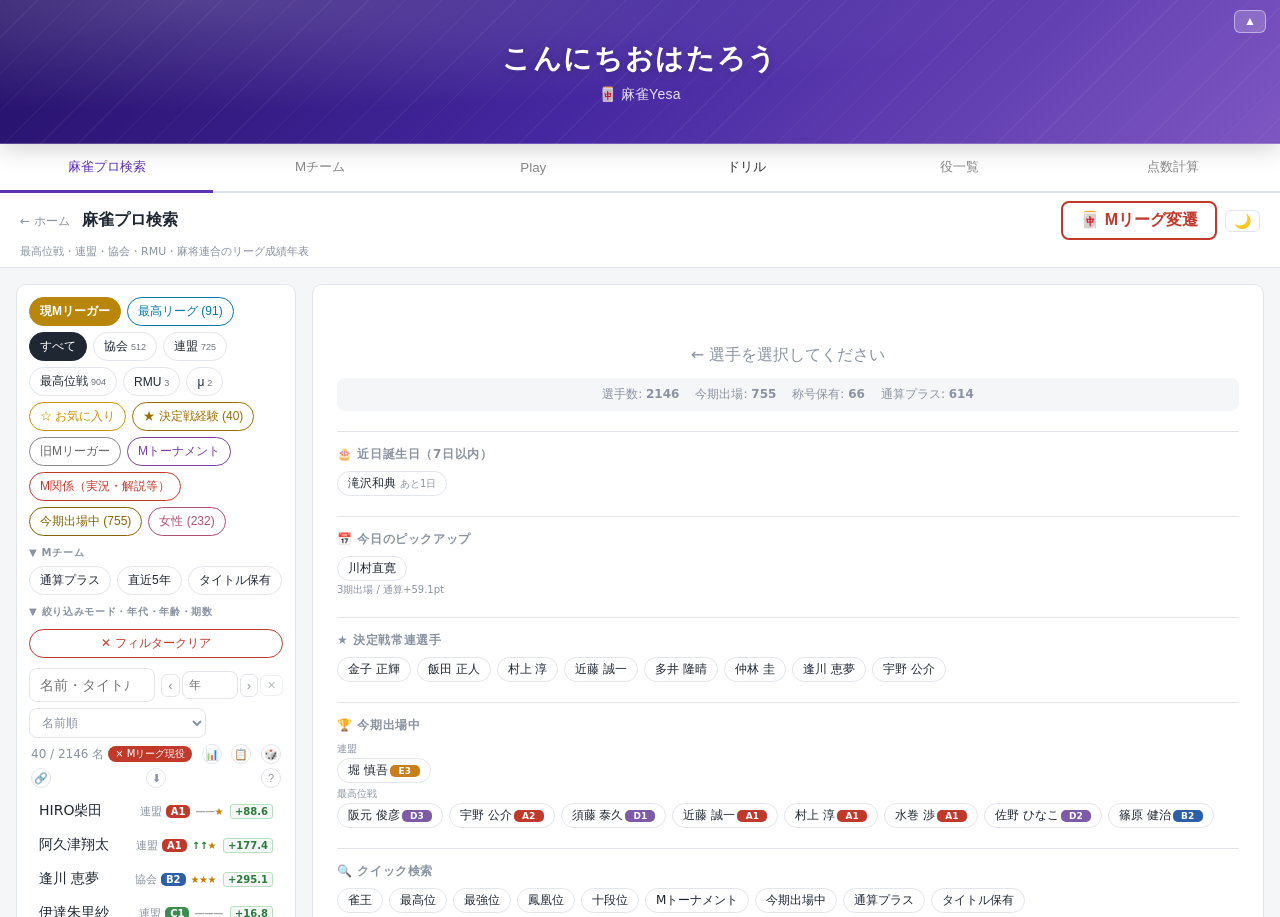
<file: index.html>
<!DOCTYPE html>
<html lang="ja">
<head>
<meta charset="UTF-8">
<meta name="viewport" content="width=device-width, initial-scale=1.0">
      <title>麻雀Yesa | こんにちおはたろう | 麻雀役一覧・点数計算・麻雀プロ検索</title></title>
      <meta name="description" content="麻雀Yesa—こんにちおはたろうの麻雀サイト。麻雀の全役・点数計算・麻雀プロ検索が無料で使える。役満も収録。">
       <meta name="keywords" content="麻雀Yesa,こんにちおはたろう,麻雀,役,役一覧,点数計算,役満,麻雀プロ,麻雀得点,麻雀ルール">
   <link rel="canonical" href="https://naganuma2003.github.io/mahjong-yaku/">
<style>
  * { box-sizing: border-box; margin: 0; padding: 0; }
  body { font-family: 'Hiragino Sans','Noto Sans JP','Yu Gothic',sans-serif; background: #f0f4f8; color: #333; min-height: 100vh; }

  header { position: relative; overflow: hidden; background: radial-gradient(120% 140% at 15% 0%, rgba(255,255,255,.16), rgba(255,255,255,0) 55%), linear-gradient(135deg,#15531a 0%,#2e7d32 55%,#43a047 100%); color: white; padding: 40px 20px; text-align: center; transition: background .45s ease; box-shadow: inset 0 -1px 0 rgba(255,255,255,.22), 0 6px 22px rgba(0,0,0,.16); }
  header::before { content: ""; position: absolute; inset: 0; background-image: repeating-linear-gradient(135deg, rgba(255,255,255,.05) 0 1px, transparent 1px 26px); pointer-events: none; }
  header::after { content: ""; position: absolute; top: -50%; left: -60%; width: 38%; height: 200%; transform: rotate(18deg); background: linear-gradient(90deg, transparent, rgba(255,255,255,.20), transparent); animation: hdrSweep 7s ease-in-out infinite; pointer-events: none; }
  @keyframes hdrSweep { 0% { left: -60%; } 55%, 100% { left: 130%; } }
  @media (prefers-reduced-motion: reduce) { header::after { animation: none; opacity: 0; } }
  header.score { background: radial-gradient(120% 140% at 15% 0%, rgba(255,255,255,.16), rgba(255,255,255,0) 55%), linear-gradient(135deg,#0a2e6b 0%,#1565c0 55%,#1e88e5 100%); }
  header.play { background: radial-gradient(120% 140% at 15% 0%, rgba(255,255,255,.16), rgba(255,255,255,0) 55%), linear-gradient(135deg,#6a0000 0%,#b71c1c 55%,#e53935 100%); }
  header.drill { background: radial-gradient(120% 140% at 15% 0%, rgba(255,255,255,.18), rgba(255,255,255,0) 55%), linear-gradient(135deg,#c44900 0%,#f57f17 55%,#ffa726 100%); }
  header.pro { background: radial-gradient(120% 140% at 15% 0%, rgba(255,255,255,.18), rgba(255,255,255,0) 55%), linear-gradient(135deg,#241067 0%,#4527a0 48%,#7e57c2 100%); }
  header.teams { background: radial-gradient(120% 140% at 15% 0%, rgba(255,255,255,.16), rgba(255,255,255,0) 55%), linear-gradient(135deg,#0a3f3a 0%,#0f766e 52%,#14b8a6 100%); }
  header h1 { position: relative; font-size: 28px; font-weight: 800; letter-spacing: .06em; text-shadow: 0 2px 8px rgba(0,0,0,.22); }
  header p { position: relative; font-size: 14px; opacity: .85; margin-top: 8px; letter-spacing: .02em; }
  .hdr-toggle { position: absolute; top: 10px; right: 14px; z-index: 3; background: rgba(255,255,255,.18); border: 1px solid rgba(255,255,255,.45); color: #fff; border-radius: 6px; padding: 2px 9px; font-size: 12px; cursor: pointer; line-height: 1.4; }
  .hdr-toggle:hover { background: rgba(255,255,255,.32); }
  .hdr-show { display: none; width: 100%; border: none; background: linear-gradient(135deg,#241067,#4527a0); color: #fff; padding: 7px; font: 600 13px/1 inherit; letter-spacing: .04em; cursor: pointer; }
  .hdr-show:hover { filter: brightness(1.12); }
  body.hdr-collapsed header { display: none; }
  body.hdr-collapsed .hdr-show { display: block; }
  body.hdr-collapsed #tab-pro, body.hdr-collapsed #tab-play { height: calc(100vh - 80px); }

  .tabs-nav { display: flex; background: white; border-bottom: 2px solid #dce3eb; }
  .tab-nav-btn { flex: 1; padding: 14px; border: none; background: none; cursor: pointer; font: 600 15px/1 inherit; color: #888; border-bottom: 3px solid transparent; margin-bottom: -2px; transition: all .15s; }
  .tab-nav-btn.yaku-btn.active { color: #388e3c; border-bottom-color: #388e3c; }
  .tab-nav-btn.score-btn.active { color: #1565c0; border-bottom-color: #1565c0; }
  .tab-nav-btn.play-btn.active { color: #c62828; border-bottom-color: #c62828; }
  .tab-nav-btn.drill-btn { border: none; border-bottom: 3px solid transparent; border-radius: 0; background: none; padding: 14px; margin-bottom: -2px; }
  .tab-nav-btn.drill-btn.active { color: #f57f17; border-bottom-color: #f57f17; }
  .tab-nav-btn.pro-btn.active { color: #5e35b1; border-bottom-color: #5e35b1; }
  .tab-nav-btn.teams-btn.active { color: #0f766e; border-bottom-color: #0f766e; }

  .tab-section { display: none; }
  .tab-section.active { display: block; }
  #tab-play { height: calc(100vh - 176px); overflow: hidden; }
  #tab-play iframe { width: 100%; height: 100%; border: none; display: block; }
  #tab-pro { height: calc(100vh - 176px); overflow: hidden; }
  #tab-pro iframe { width: 100%; height: 100%; border: none; display: block; }
  #tab-teams { height: calc(100vh - 176px); overflow: hidden; }
  #tab-teams iframe { width: 100%; height: 100%; border: none; display: block; }
  body.hdr-collapsed #tab-teams { height: calc(100vh - 80px); }

  /* ===== 点数計算ドリル ===== */
  .drill-card { padding: 0 !important; overflow: hidden; }
  .drill-hd { background: linear-gradient(135deg,#bf360c,#e64a19); padding: 14px 20px; color: white; font: 700 15px/1 inherit; }
  .drill-hd-sub { font-weight: 400; font-size: 13px; opacity: .85; margin-left: 8px; }
  .drill-body { padding: 16px; }
  .drill-choices { display: grid; grid-template-columns: 1fr 1fr; gap: 8px; margin-bottom: 12px; }
  .drill-btn { padding: 13px 8px; border: 2px solid #dce3eb; border-radius: 10px; background: white; font: 700 14px/1 inherit; color: #333; cursor: pointer; transition: all .12s; font-family: inherit; }
  .drill-btn:hover:not(:disabled) { border-color: #e64a19; color: #e64a19; }
  .drill-btn.correct { background: #e8f5e9 !important; border-color: #388e3c !important; color: #2e7d32 !important; }
  .drill-btn.wrong { background: #ffebee !important; border-color: #c62828 !important; color: #c62828 !important; }
  .drill-feedback { text-align: center; padding: 12px; border-radius: 10px; font: 700 13px/1.5 inherit; margin-bottom: 10px; }
  .drill-feedback.ok { background: #e8f5e9; color: #2e7d32; }
  .drill-feedback.ng { background: #ffebee; color: #c62828; }
  .drill-score { text-align: right; font-size: 12px; color: #999; margin-bottom: 12px; }
  .drill-next-btn { width: 100%; padding: 12px; background: #e64a19; border: none; border-radius: 10px; color: white; font: 700 14px/1 inherit; cursor: pointer; transition: background .12s; font-family: inherit; }
  .drill-next-btn:hover { background: #bf360c; }
  /* 牌 */
  .d-hand { display: flex; flex-wrap: wrap; gap: 7px; margin-bottom: 12px; }
  .d-meld { background: #f8f9fa; border: 1px solid #dce3eb; border-radius: 8px; padding: 7px 7px 4px; text-align: center; }
  .d-meld.d-open { border-style: dashed; background: #f0f4f8; }
  .d-pair { background: #fff8e1 !important; border-color: #ffd54f !important; }
  .d-meld-lbl { font-size: 10px; color: #bbb; margin-top: 3px; }
  .d-tile { display: inline-flex; align-items: center; justify-content: center; width: 33px; height: 46px; border: 1px solid #ddd; border-radius: 4px; font: 700 10px/1.3 inherit; margin: 1px; background: white; box-shadow: 0 1px 2px rgba(0,0,0,.08); }
  .d-m { background: #fff3e0; color: #bf360c; border-color: #ffcc80; }
  .d-p { background: #e3f2fd; color: #0d47a1; border-color: #90caf9; }
  .d-s { background: #e8f5e9; color: #1b5e20; border-color: #a5d6a7; }
  .d-z { background: #f3e5f5; color: #6a1b9a; border-color: #ce93d8; }
  .d-agari { display:flex; align-items:center; gap:7px; margin-bottom:10px; }
  .d-agari-lbl { font-size:12px; color:#666; font-weight:600; white-space:nowrap; }
  .d-agari-tile { border-color:#e64a19 !important; box-shadow:0 0 0 2px rgba(230,74,25,.35) !important; }
  .dsr-wrap { text-align:center; padding:20px 8px; }
  .dsr-title { font:700 18px/1.4 inherit; margin-bottom:6px; color:#333; }
  .dsr-score { margin-bottom:14px; }
  .dsr-num { font:700 36px/1 inherit; color:#e64a19; }
  .dsr-den { font-size:14px; color:#666; }
  .dsr-dots { display:flex; flex-wrap:wrap; justify-content:center; gap:5px; margin-bottom:16px; }
  .dsr-dot { width:10px; height:10px; border-radius:50%; background:#dce3eb; }
  .dsr-dot.dsr-done { background:#e64a19; }
  .dsr-final { background:#e8f5e9; color:#2e7d32; border-radius:10px; padding:10px 14px; font:700 14px/1.5 inherit; margin-bottom:10px; }
  .cdr-hd { background:linear-gradient(135deg,#1565c0,#1976d2) !important; }
  .cdr-btn { background:#1976d2 !important; }
  .cdr-btn:hover { background:#1565c0 !important; }
  .dsr-dot.cdr-done { background:#1976d2; }
  .cdr-final { background:#e3f2fd !important; color:#0d47a1 !important; }
  .cd-hand { display:flex; flex-wrap:wrap; gap:4px; margin-bottom:12px; justify-content:center; }
  .cd-tile { display:inline-flex; align-items:center; justify-content:center; width:32px; height:44px; border:1px solid #ddd; border-radius:4px; font:700 10px/1.3 inherit; background:white; box-shadow:0 1px 2px rgba(0,0,0,.08); }
  .cd-choices { display:flex; flex-wrap:wrap; gap:7px; margin-bottom:12px; justify-content:center; }
  .cd-choice { width:46px; height:52px; border:2px solid #dce3eb; border-radius:9px; background:white; font:700 11px/1.3 inherit; cursor:pointer; transition:all .12s; display:flex; align-items:center; justify-content:center; font-family:inherit; }
  .cd-choice:hover:not(:disabled) { border-color:#1976d2; color:#0d47a1; }
  .cd-choice.selected { border-color:#1976d2 !important; border-width:3px; background:#e3f2fd !important; color:#0d47a1 !important; }
  .cd-choice.correct { border-color:#388e3c !important; background:#e8f5e9 !important; color:#2e7d32 !important; }
  .cd-choice.wrong { border-color:#c62828 !important; background:#ffebee !important; color:#c62828 !important; }
  .cd-choice.missed { border-color:#e65100 !important; background:#fff3e0 !important; color:#e65100 !important; }
  /* 清一色ドリル２ */
  .cd2-hd { background:linear-gradient(135deg,#00695c,#00897b) !important; }
  .cd2-btn { background:#00897b !important; }
  .cd2-btn:hover { background:#00695c !important; }
  .dsr-dot.cd2-done { background:#00897b; }
  .cd2-final { background:#e0f2f1 !important; color:#004d40 !important; }
  /* 点数計算ドリル２ */
  .d2-hd { background:linear-gradient(135deg,#4a148c,#7b1fa2) !important; }
  .d2-btn { background:#7b1fa2 !important; }
  .d2-btn:hover { background:#4a148c !important; }
  .dsr-dot.d2-done { background:#7b1fa2; }
  .d2-final { background:#f3e5f5 !important; color:#4a148c !important; }
  .d2-yaku-choices { display:flex; flex-wrap:wrap; gap:7px; margin-bottom:12px; }
  .d2-yaku-btn { padding:9px 13px; border:2px solid #dce3eb; border-radius:8px; background:white; font:600 13px/1 inherit; color:#555; cursor:pointer; transition:all .12s; font-family:inherit; }
  .d2-yaku-btn.selected { border-color:#7b1fa2; background:#f3e5f5; color:#4a148c; }
  .d2-yaku-btn.d2-correct { border-color:#388e3c !important; background:#e8f5e9 !important; color:#2e7d32 !important; }
  .d2-yaku-btn.d2-wrong { border-color:#c62828 !important; background:#ffebee !important; color:#c62828 !important; }
  .d2-yaku-btn.d2-missed { border-color:#e65100 !important; background:#fff3e0 !important; color:#e65100 !important; }
  /* リアル牌 (SVG) */
  .mx-tile {
    display:inline-block; width:38px; height:54px; border-radius:5px; position:relative;
    background:linear-gradient(160deg,#fffff8 0%,#f5f0e2 100%);
    border:1.5px solid #c8aa78;
    box-shadow:0 4px 8px rgba(0,0,0,.28),0 1px 0 rgba(255,255,255,.9) inset,-1px -2px 0 rgba(100,70,20,.25) inset;
    cursor:default; user-select:none; overflow:hidden; vertical-align:middle;
  }
  .mx-tile svg { display:block; width:100%; height:100%; }
  /* 選択ボタン用の牌 (SVG) */
  .mx-choice {
    display:inline-block; width:44px; height:62px; border-radius:6px; padding:0; position:relative;
    background:linear-gradient(160deg,#fffff8 0%,#f5f0e2 100%);
    border:2px solid #c8aa78;
    box-shadow:0 4px 8px rgba(0,0,0,.25),0 1px 0 rgba(255,255,255,.9) inset,-1px -2px 0 rgba(100,70,20,.2) inset;
    cursor:pointer; user-select:none; transition:transform .12s,box-shadow .12s; overflow:hidden;
  }
  .mx-choice svg { display:block; width:100%; height:100%; }
  .mx-choice:hover:not(:disabled) { transform:translateY(-3px); box-shadow:0 7px 12px rgba(0,0,0,.3),0 1px 0 rgba(255,255,255,.9) inset,-1px -2px 0 rgba(100,70,20,.2) inset; }
  .mx-choice.selected { border-color:#00897b !important; border-width:3px; box-shadow:0 0 0 2px rgba(0,137,123,.4),0 4px 8px rgba(0,0,0,.2) !important; transform:translateY(-2px); }
  .mx-choice.correct { background:linear-gradient(160deg,#f1fff4,#d4f5da) !important; border-color:#2e7d32 !important; border-width:3px; }
  .mx-choice.wrong { background:linear-gradient(160deg,#fff5f5,#fdd) !important; border-color:#c62828 !important; border-width:3px; }
  .mx-choice.missed { background:linear-gradient(160deg,#fff9f0,#ffe0b2) !important; border-color:#e65100 !important; border-width:3px; }
  .cd2-choices { display:flex; flex-wrap:wrap; gap:8px; margin-bottom:14px; justify-content:center; }
  .cd2-hand { display:flex; flex-wrap:wrap; gap:5px; margin-bottom:14px; justify-content:center; }
  .d-info { display: flex; flex-wrap: wrap; gap: 5px; margin-bottom: 12px; }
  .d-tag { background: #e3f2fd; color: #0d47a1; border: 1px solid #90caf9; padding: 3px 9px; border-radius: 99px; font-size: 12px; font-weight: 600; }
  .d-q { font: 700 16px/1 inherit; text-align: center; margin-bottom: 12px; color: #333; }

  /* ===== 役一覧 (green) ===== */
  .search-wrap { padding: 20px 20px 0; display: flex; justify-content: center; }
  .search-box { width: 100%; max-width: 480px; position: relative; }
  .search-box input { width: 100%; padding: 10px 40px 10px 16px; border: 2px solid #c8e6c9; border-radius: 24px; font-size: 15px; font-family: inherit; outline: none; background: #f1f8f1; color: #1a1a1a; box-sizing: border-box; transition: border-color .15s; }
  .search-box input:focus { border-color: #388e3c; background: white; }
  .search-box input::placeholder { color: #aaa; }
  .search-clear { position: absolute; right: 12px; top: 50%; transform: translateY(-50%); background: none; border: none; cursor: pointer; color: #aaa; font-size: 18px; line-height: 1; display: none; padding: 0; }
  .search-clear.visible { display: block; }
  .search-no-result { text-align: center; color: #999; padding: 60px 20px; font-size: 15px; }
  .filter { display: flex; gap: 8px; justify-content: center; padding: 12px 20px 16px; flex-wrap: wrap; }
  .filter-break { display: none; }
  .filter button { padding: 7px 18px; border: 2px solid #388e3c; border-radius: 20px; background: white; color: #388e3c; cursor: pointer; font-size: 14px; font-weight: 600; transition: all .15s; font-family: inherit; }
  .filter button.active, .filter button:hover { background: #388e3c; color: white; }
  .filter button.yakuman-btn { border-color: #b45309; color: #b45309; }
  .filter button.yakuman-btn.active, .filter button.yakuman-btn:hover { background: #b45309; color: white; }
  .filter button.local-filter-btn { border-color: #7c3aed; color: #7c3aed; }
  .filter button.local-filter-btn.active, .filter button.local-filter-btn:hover { background: #7c3aed; color: white; }
  .grid { display: grid; grid-template-columns: repeat(auto-fill,minmax(290px,1fr)); gap: 16px; padding: 8px 20px 48px; max-width: 1040px; margin: 0 auto; }
  .card { background: white; border-radius: 14px; padding: 20px; box-shadow: 0 2px 10px rgba(0,0,0,.07); transition: transform .15s, box-shadow .15s; }
  .card:hover { transform: translateY(-2px); box-shadow: 0 6px 18px rgba(0,0,0,.11); }
  .card.is-yakuman { border-left: 4px solid #d97706; }
  .card-top { display: flex; justify-content: space-between; align-items: flex-start; gap: 8px; }
  .yaku-name { font-size: 18px; font-weight: 800; color: #1a1a1a; }
  .yaku-reading { font-size: 12px; color: #999; margin-top: 3px; letter-spacing: .06em; }
  .badges { display: flex; flex-direction: column; align-items: flex-end; gap: 4px; flex-shrink: 0; }
  .han-badge { background: #e8f5e9; color: #2e7d32; font-weight: 700; font-size: 12px; padding: 4px 10px; border-radius: 20px; white-space: nowrap; }
  .han-badge.ym { background: #fef3c7; color: #92400e; }
  .han-badge.dym { background: #fee2e2; color: #991b1b; }
  .han-badge.mg { background: #fef9c3; color: #854d0e; }
  .closed-tag { background: #fff3e0; color: #e65100; font-size: 11px; font-weight: 600; padding: 2px 8px; border-radius: 10px; white-space: nowrap; }
  .local-tag { background: #f1f5f9; color: #64748b; font-size: 11px; font-weight: 600; padding: 2px 8px; border-radius: 10px; white-space: nowrap; border: 1px solid #cbd5e1; }
  .rulevar-tag { background: #ede9fe; color: #7c3aed; font-size: 11px; font-weight: 600; padding: 2px 8px; border-radius: 10px; white-space: nowrap; }
  .dym-tag { background: #fee2e2; color: #991b1b; font-size: 11px; font-weight: 700; padding: 2px 8px; border-radius: 10px; white-space: nowrap; border: 1px solid #fca5a5; }
  .card.is-local { background: #f8f9fa; border: 1.5px dashed #adb5bd; }
  .card.is-rulevar { border-left: 4px solid #7c3aed; }
  .desc { font-size: 14px; color: #555; line-height: 1.65; margin-top: 12px; }

  /* ===== 点数計算 (BLUE) ===== */
  .calc-wrap { max-width: 740px; margin: 0 auto; padding: 20px 16px 48px; }
  .calc-card { background: white; border-radius: 14px; padding: 20px; box-shadow: 0 2px 10px rgba(0,0,0,.07); margin-bottom: 14px; }
  .clabel { font: 700 13px/1 inherit; color: #555; margin-bottom: 10px; display: block; }
  .btn-row { display: flex; flex-wrap: wrap; gap: 6px; }
  .obtn { padding: 8px 14px; border: 2px solid #dce3eb; border-radius: 8px; background: white; color: #555; cursor: pointer; font: 600 13px/1 inherit; transition: all .12s; font-family: inherit; }
  .obtn.on { background: #1565c0; border-color: #1565c0; color: white; }
  .obtn:hover:not(.on):not(:disabled) { border-color: #1565c0; color: #1565c0; }
  .obtn:disabled { opacity: .3; cursor: default; }
  .tgl-row { display: flex; gap: 12px; flex-wrap: wrap; }
  .tgl { display: flex; border: 2px solid #dce3eb; border-radius: 8px; overflow: hidden; }
  .tbtn { padding: 9px 20px; border: none; background: white; cursor: pointer; font: 600 14px/1 inherit; color: #666; transition: all .12s; font-family: inherit; }
  .tbtn.on { background: #1565c0; color: white; }
  .result-box { background: #f0f7ff; border: 2px solid #90caf9; border-radius: 14px; padding: 24px; text-align: center; margin-bottom: 14px; }
  .res-pts { font-size: 56px; font-weight: 900; color: #0d47a1; line-height: 1; }
  .res-unit { font-size: 22px; font-weight: 700; color: #1565c0; }
  .res-name { font: 700 16px/1.4 inherit; color: #b45309; margin-top: 6px; min-height: 22px; }
  .res-detail { font-size: 14px; color: #666; margin-top: 6px; min-height: 20px; }

  /* Fu calculator */
  .fu-divider { border: none; border-top: 1px solid #eee; margin: 14px 0 12px; }
  .fu-toggle-row { display: flex; align-items: center; cursor: pointer; gap: 6px; user-select: none; }
  .fu-toggle-label { font: 600 13px/1 inherit; color: #1565c0; }
  .fu-toggle-arrow { font-size: 11px; color: #888; }
  .fu-body { margin-top: 16px; }
  .fu-group { margin-bottom: 14px; }
  .hidden { display: none !important; }
  .meld-row { margin-bottom: 10px; }
  .meld-top { display: flex; align-items: center; gap: 6px; flex-wrap: wrap; }
  .meld-label { font: 700 12px/1 inherit; color: #1565c0; width: 36px; flex-shrink: 0; }
  .meld-sub { margin-top: 5px; padding-left: 42px; display: flex; flex-wrap: wrap; gap: 6px; }
  .fu-bd { background: #f0f7ff; border-radius: 10px; padding: 12px 14px; margin-bottom: 12px; }
  .fu-bd-row { display: flex; justify-content: space-between; font-size: 13px; padding: 3px 0; color: #555; }
  .fu-bd-row.total { font-weight: 900; color: #0d47a1; font-size: 15px; border-top: 1px solid #90caf9; margin-top: 4px; padding-top: 6px; }
  .fu-apply { width: 100%; padding: 11px; background: #1565c0; border: none; border-radius: 10px; color: white; font: 700 14px/1 inherit; cursor: pointer; transition: background .12s; font-family: inherit; }
  .fu-apply:hover { background: #0d47a1; }

  /* ===== 点数早見表（butterfly table） ===== */
  .score-tbl-wrap { overflow-x: auto; -webkit-overflow-scrolling: touch; }
  .score-tbl { width: 100%; border-collapse: collapse; font-size: 12px; white-space: nowrap; }
  .score-tbl th { padding: 6px 8px; text-align: center; font-weight: 700; color: white; border: 1px solid rgba(255,255,255,.3); }
  .score-tbl td { border: 1px solid #dce3eb; padding: 6px 8px; text-align: center; }
  .th-oya { background: #1976d2; }
  .th-fu  { background: #0d47a1; }
  .th-ko  { background: #1565c0; }
  .td-oya { background: #e8f4fd; }
  .td-fu  { background: #ddeeff; font-weight: 700; color: #0d47a1; border-left: 2px solid #1565c0 !important; border-right: 2px solid #1565c0 !important; }
  .td-na  { color: #bbb; }
  .td-mg  { background: #fef3c7 !important; font-weight: 700; color: #b45309; }
  .score-tbl .lim-row td { background: #e3f2fd; }
  .score-tbl .lim-name { background: #bbdefb !important; font-weight: 700; color: #0d47a1; font-size: 11px; }
  .score-tbl .lim-val  { color: #1565c0; font-weight: 700; }

  /* ===== 3-column fu reference ===== */
  .ref-grid { display: grid; grid-template-columns: 1fr 1fr 1fr; gap: 12px; margin-bottom: 14px; }
  .ref-card { background: white; border-radius: 12px; padding: 14px; box-shadow: 0 2px 8px rgba(0,0,0,.06); }
  .ref-card-title { font: 700 12px/1 inherit; color: #0d47a1; margin-bottom: 8px; padding-bottom: 6px; border-bottom: 2px solid #e3f2fd; }
  .ref-tbl { width: 100%; border-collapse: collapse; font-size: 11px; }
  .ref-tbl td { padding: 3px 2px; border-bottom: 1px solid #f0f4f8; vertical-align: middle; }
  .ref-tbl td:last-child { text-align: right; font-weight: 700; color: #1565c0; white-space: nowrap; padding-left: 4px; }
  .ref-tbl .sec { font-size: 10px; color: #999; font-weight: 600; padding-top: 6px; }
  .ref-tbl .sec td { border-bottom: none; }
  .ref-tbl .sp { color: #b45309; }
  .ref-tbl th { background: #e3f2fd; color: #0d47a1; font-size: 10px; padding: 3px 4px; text-align: center; }

  footer { text-align: center; padding: 24px; font-size: 13px; color: #aaa; }

  @media (max-width: 600px) {
    header { padding: 18px 14px; }
    header h1 { font-size: 20px; }
    header p { font-size: 12px; margin-top: 5px; }

    /* タブ: 横スクロール対応（"麻雀プロ検索"等の長いラベルが収まらないため） */
    .tabs-nav { overflow-x: auto; -webkit-overflow-scrolling: touch; scrollbar-width: none; }
    .tabs-nav::-webkit-scrollbar { display: none; }
    .tab-nav-btn { flex: 0 0 auto; font-size: 12px; padding: 11px 14px; white-space: nowrap; }
    .tab-nav-btn.drill-btn { flex: 0 0 auto; padding: 11px 14px; }

    #tab-play { height: calc(100vh - 115px); }
    #tab-pro { height: calc(100vh - 115px); }

    .search-wrap { padding: 14px 12px 0; }
    .filter { padding: 12px 10px 10px; gap: 5px; }
    .filter button { padding: 6px 11px; font-size: 12px; }
    .filter-break { display: block; width: 100%; }
    .grid { grid-template-columns: 1fr; padding: 8px 10px 40px; gap: 10px; }
    .card { padding: 14px; }
    .yaku-name { font-size: 16px; }
    .han-badge { font-size: 11px; }

    .calc-wrap { padding: 14px 10px 40px; }
    .res-pts { font-size: 38px; }
    .calc-card { padding: 12px; }
    .score-tbl { font-size: 10px; }
    .score-tbl th, .score-tbl td { padding: 4px 5px; }
    .ref-grid { grid-template-columns: 1fr; }
    .meld-sub { padding-left: 0; }

    .drill-btn { font-size: 13px; padding: 11px 6px; }
    .d-tile { width: 28px; height: 40px; font-size: 9px; }
    .d-meld { padding: 5px 5px 3px; }
    .mx-tile { width: 30px !important; height: 43px !important; }
    .mx-choice { width: 36px !important; height: 51px !important; }
    .d2-yaku-btn { padding: 8px 10px; font-size: 12px; }
  }
</style>
</head>
<body>

<header class="pro">
  <button id="hdrToggle" class="hdr-toggle" onclick="toggleHeader()" title="ヘッダーを折りたたむ" aria-label="ヘッダーを折りたたむ">▲</button>
  <h1>こんにちおはたろう</h1>
  <p>🀄 麻雀Yesa</p>
</header>
<button id="hdrShow" class="hdr-show" onclick="toggleHeader()">▼ こんにちおはたろう</button>

<div class="tabs-nav">
  <button class="tab-nav-btn pro-btn active" onclick="showTab('pro',this)">麻雀プロ検索</button>
  <button class="tab-nav-btn teams-btn" onclick="showTab('teams',this)">Mチーム</button>
  <button class="tab-nav-btn play-btn" onclick="showTab('play',this)">Play</button>
  <button class="tab-nav-btn drill-btn" onclick="showTab('drill',this)">ドリル</button>
  <button class="tab-nav-btn yaku-btn" onclick="showTab('yaku',this)">役一覧</button>
  <button class="tab-nav-btn score-btn" onclick="showTab('score',this)">点数計算</button>
</div>

<!-- 役一覧タブ -->
<div id="tab-yaku" class="tab-section">
  <div class="search-wrap">
    <div class="search-box">
      <input type="text" id="yaku-search" placeholder="役名・読み・説明で検索…" oninput="onSearch(this.value)">
      <button class="search-clear" id="search-clear" onclick="clearSearch()">✕</button>
    </div>
  </div>
  <div class="filter">
    <button class="active" onclick="filter('all',this)">すべて</button>
    <button onclick="filter('1',this)">1翻</button>
    <button onclick="filter('2',this)">2翻</button>
    <button onclick="filter('3',this)">3翻以上</button>
    <span class="filter-break"></span>
    <button onclick="filter('closed',this)">門前限定</button>
    <button class="yakuman-btn" onclick="filter('yakuman',this)">役満</button>
    <button class="local-filter-btn" onclick="filter('local',this)">ローカル</button>
  </div>
  <div class="grid" id="grid"></div>
</div>

<!-- 点数計算タブ -->
<div id="tab-score" class="tab-section">
  <div class="calc-wrap">

    <!-- 翻数 -->
    <div class="calc-card">
      <span class="clabel">翻数</span>
      <div class="btn-row" id="han-btns">
        <button class="obtn" onclick="setHan(1,this)">1翻</button>
        <button class="obtn" onclick="setHan(2,this)">2翻</button>
        <button class="obtn on" onclick="setHan(3,this)">3翻</button>
        <button class="obtn" onclick="setHan(4,this)">4翻</button>
        <button class="obtn" onclick="setHan(5,this)">5翻（満貫）</button>
        <button class="obtn" onclick="setHan(6,this)">6〜7翻（跳満）</button>
        <button class="obtn" onclick="setHan(8,this)">8〜10翻（倍満）</button>
        <button class="obtn" onclick="setHan(11,this)">11〜12翻（三倍満）</button>
        <button class="obtn" onclick="setHan(13,this)">役満</button>
      </div>
    </div>

    <!-- 符 + 符計算 -->
    <div class="calc-card">
      <span class="clabel">符（5翻以上は不要）</span>
      <div class="btn-row" id="fu-btns">
        <button class="obtn fu-btn" onclick="setFu(20,this)">20符</button>
        <button class="obtn fu-btn" onclick="setFu(25,this)">25符</button>
        <button class="obtn fu-btn on" onclick="setFu(30,this)">30符</button>
        <button class="obtn fu-btn" onclick="setFu(40,this)">40符</button>
        <button class="obtn fu-btn" onclick="setFu(50,this)">50符</button>
        <button class="obtn fu-btn" onclick="setFu(60,this)">60符</button>
        <button class="obtn fu-btn" onclick="setFu(70,this)">70符</button>
        <button class="obtn fu-btn" onclick="setFu(80,this)">80符</button>
        <button class="obtn fu-btn" onclick="setFu(90,this)">90符</button>
        <button class="obtn fu-btn" onclick="setFu(100,this)">100符</button>
        <button class="obtn fu-btn" onclick="setFu(110,this)">110符</button>
      </div>
      <hr class="fu-divider">
      <div class="fu-toggle-row" onclick="toggleFuCalc()">
        <span class="fu-toggle-label">符を計算する</span>
        <span class="fu-toggle-arrow" id="fu-arrow">▼</span>
      </div>
      <div id="fu-body" class="fu-body hidden">
        <div class="fu-group">
          <span class="clabel">和了方法</span>
          <div class="btn-row" id="fu-win-btns">
            <button class="obtn on" onclick="fuWin('ron_menzen',this)">門前ロン</button>
            <button class="obtn" onclick="fuWin('ron_naki',this)">鳴きロン</button>
            <button class="obtn" onclick="fuWin('tsumo',this)">ツモ</button>
          </div>
        </div>
        <div class="fu-group">
          <span class="clabel">特殊形</span>
          <div class="btn-row" id="fu-special-btns">
            <button class="obtn on" onclick="fuSpecial('normal',this)">普通</button>
            <button class="obtn" onclick="fuSpecial('chiitoi',this)">七対子（25符固定）</button>
            <button class="obtn" id="pinfu-btn" onclick="fuSpecial('pinfu',this)">平和ツモ（20符固定）</button>
          </div>
        </div>
        <div id="fu-normal-section">
          <div class="fu-group">
            <span class="clabel">面子</span>
            <div id="fu-melds"></div>
          </div>
          <div class="fu-group">
            <span class="clabel">雀頭</span>
            <div class="btn-row" id="fu-jantai-btns">
              <button class="obtn on" onclick="fuJantai(0,this)">数牌・客風 +0符</button>
              <button class="obtn" onclick="fuJantai(2,this)">役牌 +2符</button>
              <button class="obtn" onclick="fuJantai(4,this)">連風牌 +4符</button>
            </div>
          </div>
          <div class="fu-group">
            <span class="clabel">待ち</span>
            <div class="btn-row" id="fu-machi-btns">
              <button class="obtn on" onclick="fuMachi(0,this)">リャンメン（両面）+0符</button>
              <button class="obtn" onclick="fuMachi(0,this)">シャンポン（双碰）+0符</button>
              <button class="obtn" onclick="fuMachi(2,this)">カンチャン（嵌張）+2符</button>
              <button class="obtn" onclick="fuMachi(2,this)">ペンチャン（辺張）+2符</button>
              <button class="obtn" onclick="fuMachi(2,this)">タンキ（単騎）+2符</button>
            </div>
          </div>
        </div>
        <div id="fu-result"></div>
      </div>
    </div>

    <!-- 立場・和了方法 -->
    <div class="calc-card">
      <span class="clabel">立場・和了方法</span>
      <div class="tgl-row">
        <div class="tgl" id="dealer-tgl">
          <button class="tbtn on" onclick="setDealer(false)">子</button>
          <button class="tbtn" onclick="setDealer(true)">親</button>
        </div>
        <div class="tgl" id="tsumo-tgl">
          <button class="tbtn on" onclick="setTsumo(false)">ロン</button>
          <button class="tbtn" onclick="setTsumo(true)">ツモ</button>
        </div>
      </div>
    </div>

    <!-- 結果 -->
    <div class="result-box">
      <div><span class="res-pts" id="res-pts">3,900</span><span class="res-unit">点</span></div>
      <div class="res-name" id="res-name"></div>
      <div class="res-detail" id="res-detail">子ロン</div>
    </div>

    <!-- ===== 点数早見表 (butterfly) ===== -->
    <div class="calc-card">
      <span class="clabel">点数早見表（ロン）　※25符は七対子専用・20符はピンフツモのみ</span>
      <div class="score-tbl-wrap">
        <table class="score-tbl">
          <thead>
            <tr>
              <th class="th-oya" colspan="3">親 ロン</th>
              <th class="th-fu" rowspan="2">符</th>
              <th class="th-ko" colspan="4">子 ロン</th>
            </tr>
            <tr>
              <th class="th-oya">3翻</th>
              <th class="th-oya">2翻</th>
              <th class="th-oya">1翻</th>
              <th class="th-ko">1翻</th>
              <th class="th-ko">2翻</th>
              <th class="th-ko">3翻</th>
              <th class="th-ko">4翻</th>
            </tr>
          </thead>
          <tbody>
            <tr><td class="td-oya">3,900</td><td class="td-oya">2,000</td><td class="td-oya">1,000</td><td class="td-fu">20符</td><td>700</td><td>1,300</td><td>2,600</td><td>5,200</td></tr>
            <tr><td class="td-oya td-na">－</td><td class="td-oya">2,400</td><td class="td-oya td-na">－</td><td class="td-fu">25符</td><td class="td-na">－</td><td>1,600</td><td>3,200</td><td>6,400</td></tr>
            <tr><td class="td-oya">5,800</td><td class="td-oya">2,900</td><td class="td-oya">1,500</td><td class="td-fu">30符</td><td>1,000</td><td>2,000</td><td>3,900</td><td>7,700</td></tr>
            <tr><td class="td-oya">7,700</td><td class="td-oya">3,900</td><td class="td-oya">2,000</td><td class="td-fu">40符</td><td>1,300</td><td>2,600</td><td>5,200</td><td class="td-mg">満貫</td></tr>
            <tr><td class="td-oya td-mg">満貫</td><td class="td-oya">4,800</td><td class="td-oya">2,400</td><td class="td-fu">50符</td><td>1,600</td><td>3,200</td><td>6,400</td><td class="td-mg">満貫</td></tr>
            <tr><td class="td-oya td-mg">満貫</td><td class="td-oya">5,800</td><td class="td-oya">2,900</td><td class="td-fu">60符</td><td>2,000</td><td>3,900</td><td>7,700</td><td class="td-mg">満貫</td></tr>
            <tr><td class="td-oya td-mg">満貫</td><td class="td-oya">6,800</td><td class="td-oya">3,400</td><td class="td-fu">70符</td><td>2,300</td><td>4,500</td><td class="td-mg">満貫</td><td class="td-mg">満貫</td></tr>
            <tr><td class="td-oya td-mg">満貫</td><td class="td-oya">7,700</td><td class="td-oya">3,900</td><td class="td-fu">80符</td><td>2,600</td><td>5,200</td><td class="td-mg">満貫</td><td class="td-mg">満貫</td></tr>
            <tr><td class="td-oya td-mg">満貫</td><td class="td-oya td-mg">満貫</td><td class="td-oya">4,400</td><td class="td-fu">90符</td><td>2,900</td><td>5,800</td><td class="td-mg">満貫</td><td class="td-mg">満貫</td></tr>
            <tr><td class="td-oya td-mg">満貫</td><td class="td-oya td-mg">満貫</td><td class="td-oya">4,800</td><td class="td-fu">100符</td><td>3,200</td><td>6,400</td><td class="td-mg">満貫</td><td class="td-mg">満貫</td></tr>
            <tr><td class="td-oya td-mg">満貫</td><td class="td-oya td-mg">満貫</td><td class="td-oya">5,300</td><td class="td-fu">110符</td><td>3,600</td><td>7,100</td><td class="td-mg">満貫</td><td class="td-mg">満貫</td></tr>
            <tr class="lim-row"><td class="lim-name" colspan="3">満貫（5翻・30符4翻等）</td><td class="td-fu">―</td><td class="lim-val" colspan="4">子 8,000　／　親 12,000</td></tr>
            <tr class="lim-row"><td class="lim-name" colspan="3">跳満（6〜7翻）</td><td class="td-fu">―</td><td class="lim-val" colspan="4">子 12,000　／　親 18,000</td></tr>
            <tr class="lim-row"><td class="lim-name" colspan="3">倍満（8〜10翻）</td><td class="td-fu">―</td><td class="lim-val" colspan="4">子 16,000　／　親 24,000</td></tr>
            <tr class="lim-row"><td class="lim-name" colspan="3">三倍満（11〜12翻）</td><td class="td-fu">―</td><td class="lim-val" colspan="4">子 24,000　／　親 36,000</td></tr>
            <tr class="lim-row"><td class="lim-name" colspan="3">役満（13翻〜）</td><td class="td-fu">―</td><td class="lim-val" colspan="4">子 32,000　／　親 48,000</td></tr>
          </tbody>
        </table>
      </div>
    </div>

    <!-- ===== 符・ツモ早見 3列 ===== -->
    <div class="ref-grid">

      <!-- 基本符 -->
      <div class="ref-card">
        <div class="ref-card-title">基本符の計算</div>
        <table class="ref-tbl">
          <tr><td>副底（常に）</td><td>20符</td></tr>
          <tr><td>門前ロン加符</td><td>+10符</td></tr>
          <tr><td>ツモ加符</td><td>+2符</td></tr>
          <tr><td>鳴きロン加符</td><td>+0符</td></tr>
          <tr class="sec"><td colspan="2">アタマ（雀頭）</td></tr>
          <tr><td>数牌・客風牌</td><td>0符</td></tr>
          <tr><td>役牌</td><td>+2符</td></tr>
          <tr><td>連風牌（両風）</td><td>+4符</td></tr>
          <tr class="sec"><td colspan="2">待ち</td></tr>
          <tr><td>リャンメン・シャンポン</td><td>0符</td></tr>
          <tr><td>カンチャン・ペンチャン</td><td>+2符</td></tr>
          <tr><td>タンキ（単騎）</td><td>+2符</td></tr>
          <tr class="sec"><td colspan="2">特殊（切り上げなし）</td></tr>
          <tr><td>七対子</td><td class="sp">25符固定</td></tr>
          <tr><td>平和ツモ</td><td class="sp">20符固定</td></tr>
        </table>
      </div>

      <!-- メンツ符 -->
      <div class="ref-card">
        <div class="ref-card-title">メンツ符</div>
        <table class="ref-tbl">
          <tr class="sec"><td colspan="2">順子（常に）</td></tr>
          <tr><td>明・暗 共通</td><td>0符</td></tr>
          <tr class="sec"><td colspan="2">刻子</td></tr>
          <tr><td>明・中張牌</td><td>2符</td></tr>
          <tr><td>暗・中張牌</td><td>4符</td></tr>
          <tr><td>明・老頭/字牌</td><td>4符</td></tr>
          <tr><td>暗・老頭/字牌</td><td>8符</td></tr>
          <tr class="sec"><td colspan="2">槓子（刻子の4倍）</td></tr>
          <tr><td>明・中張牌</td><td>8符</td></tr>
          <tr><td>暗・中張牌</td><td>16符</td></tr>
          <tr><td>明・老頭/字牌</td><td>16符</td></tr>
          <tr><td>暗・老頭/字牌</td><td class="sp">32符</td></tr>
          <tr class="sec"><td colspan="2">合計は10符単位に切り上げ</td></tr>
        </table>
      </div>

      <!-- ツモ払い -->
      <div class="ref-card">
        <div class="ref-card-title">ツモ払い</div>
        <table class="ref-tbl">
          <thead>
            <tr><th>役名</th><th>子ツモ（親/子）</th></tr>
          </thead>
          <tr><td>満貫</td><td>2,000 / 1,000</td></tr>
          <tr><td>跳満</td><td>3,000 / 2,000</td></tr>
          <tr><td>倍満</td><td>4,000 / 2,000</td></tr>
          <tr><td>三倍満</td><td>6,000 / 3,000</td></tr>
          <tr><td>役満</td><td>8,000 / 4,000</td></tr>
          <tr class="sec"><td colspan="2">親ツモ（子各払い）</td></tr>
          <tr><td>満貫</td><td>2,000オール</td></tr>
          <tr><td>跳満</td><td>3,000オール</td></tr>
          <tr><td>倍満</td><td>4,000オール</td></tr>
          <tr><td>三倍満</td><td>6,000オール</td></tr>
          <tr><td>役満</td><td>8,000オール</td></tr>
        </table>
      </div>

    </div><!-- /ref-grid -->

  </div>
</div>

<!-- プレイするタブ -->
<div id="tab-play" class="tab-section">
  <iframe src="game.html" title="麻雀ゲーム"></iframe>
</div>

<!-- プロ検索タブ -->
<div id="tab-pro" class="tab-section active">
  <iframe id="proFrame" title="麻雀プロ検索"></iframe>
</div>

<!-- Mチームタブ -->
<div id="tab-teams" class="tab-section">
  <iframe id="teamsFrame" title="Mリーグチーム"></iframe>
</div>
<script>
  // pro/index.html はキャッシュさせず常に最新を取得（中のapp.js/data.jsは?v=でキャッシュ）
  document.getElementById('proFrame').src = 'pro/index.html?_=' + Date.now();
</script>

<!-- ドリルタブ -->
<div id="tab-drill" class="tab-section">
  <div class="calc-wrap">

    <!-- 点数計算ドリル -->
    <div class="calc-card drill-card">
      <div class="drill-hd">📝 点数計算ドリル<span class="drill-hd-sub">牌を見て符→点数を計算しよう</span></div>
      <div class="drill-body" id="d-area">
        <button class="drill-next-btn" onclick="drillInit()">ドリルを始める</button>
      </div>
    </div>

    <!-- 点数計算ドリル２ -->
    <div class="calc-card drill-card">
      <div class="drill-hd d2-hd">📝 点数計算ドリル２<span class="drill-hd-sub">役を見抜いて点数まで計算しよう</span></div>
      <div class="drill-body" id="d2-area">
        <button class="drill-next-btn d2-btn" onclick="d2Init()">ドリルを始める</button>
      </div>
    </div>

    <!-- 清一色ドリル -->
    <div class="calc-card drill-card">
      <div class="drill-hd cdr-hd">🀄 清一色ドリル<span class="drill-hd-sub">多面張の待ち牌をすべて選ぼう</span></div>
      <div class="drill-body" id="cd-area">
        <button class="drill-next-btn cdr-btn" onclick="cdrInit()">ドリルを始める</button>
      </div>
    </div>

    <!-- 清一色ドリル２ -->
    <div class="calc-card drill-card">
      <div class="drill-hd cd2-hd">🀄 清一色ドリル２<span class="drill-hd-sub">リアル牌で多面張を見抜こう</span></div>
      <div class="drill-body" id="cd2-area">
        <button class="drill-next-btn cd2-btn" onclick="cd2Init()">ドリルを始める</button>
      </div>
    </div>

  </div>
</div>


<script>
/* ===== 役一覧 ===== */
const yaku = [
  { name:"立直", reading:"リーチ", han:"1翻", closed:true, desc:"門前でテンパイしたときに宣言できる。宣言後は手牌を変えられない。" },
  { name:"ダブル立直", reading:"ダブルリーチ", han:"2翻", closed:true, rulevar:true, desc:"第一ツモ番（最初の自分の捨て牌）でリーチを宣言する。通常のリーチより1翻高い。採用しないルールもある。" },
  { name:"一発", reading:"イッパツ", han:"1翻", closed:true, rulevar:true, desc:"リーチ後、次の自分のツモ番が来る前に和了する。採用しないルールもある。" },
  { name:"門前清自摸和", reading:"メンゼンツモ", han:"1翻", closed:true, desc:"鳴きなしの門前でツモ和了する。" },
  { name:"断么九", reading:"タンヤオ", han:"1翻", closed:false, desc:"手牌がすべて2〜8の数牌（中張牌）のみ。1・9・字牌を一切含まない。" },
  { name:"平和", reading:"ピンフ", han:"1翻", closed:true, desc:"すべて順子で構成し、雀頭が役牌でなく、待ちが両面待ち。鳴き不可。" },
  { name:"一盃口", reading:"イーペーコー", han:"1翻", closed:true, desc:"同じ牌の並びの順子が2組。門前限定。" },
  { name:"二盃口", reading:"リャンペーコー", han:"3翻", closed:true, desc:"一盃口が2組、つまり同じ順子の組が2ペア。門前限定。七対子と複合しない。" },
  { name:"役牌（白）", reading:"ハク", han:"1翻", closed:false, desc:"三元牌「白」の刻子または槓子。" },
  { name:"役牌（發）", reading:"ハツ", han:"1翻", closed:false, desc:"三元牌「發」の刻子または槓子。" },
  { name:"役牌（中）", reading:"チュン", han:"1翻", closed:false, desc:"三元牌「中」の刻子または槓子。" },
  { name:"役牌（自風・場風）", reading:"ヤクハイ", han:"1翻", closed:false, desc:"自分の席風牌または場の風牌の刻子。" },
  { name:"嶺上開花", reading:"リンシャンカイホウ", han:"1翻", closed:false, desc:"槓子を作った後、嶺上牌（補充牌）でツモ和了する。" },
  { name:"槍槓", reading:"チャンカン", han:"1翻", closed:false, desc:"他家が加槓した牌でロン和了する。" },
  { name:"海底撈月", reading:"ハイテイ", han:"1翻", closed:false, desc:"最後のツモ牌でツモ和了する。" },
  { name:"河底撈魚", reading:"ホウテイ", han:"1翻", closed:false, desc:"最後の捨て牌でロン和了する。" },
  { name:"流し満貫", reading:"ながしまんがん", han:"満貫", closed:false, rulevar:true, desc:"流局時、自分の捨て牌がすべて么九牌（1・9・字牌）で、かつ一度も鳴かれていない場合に満貫として和了と同様の点数を受け取る。採用しないルールも多い。" },
  { name:"七対子", reading:"チートイツ", han:"2翻", closed:true, desc:"7種類の対子で手牌を構成する。同じ牌を4枚使うのは不可。" },
  { name:"対々和", reading:"トイトイ", han:"2翻", closed:false, desc:"すべての面子が刻子または槓子。順子なし。" },
  { name:"三色同順", reading:"サンショクドウジュン", han:"門前2翻／鳴き1翻", closed:false, desc:"マン・ピン・ソーの3種で、同じ数字の順子を1組ずつ揃える。" },
  { name:"一気通貫", reading:"イッキツウカン", han:"門前2翻／鳴き1翻", closed:false, desc:"同じ種類の牌で123・456・789の順子をすべて揃える。" },
  { name:"混全帯么九", reading:"チャンタ", han:"門前2翻／鳴き1翻", closed:false, desc:"すべての面子と雀頭に1・9・字牌のいずれかを含む。" },
  { name:"三暗刻", reading:"サンアンコウ", han:"2翻", closed:false, desc:"ツモで揃えた暗刻（暗槓含む）を3組持つ。" },
  { name:"三色同刻", reading:"サンショクドウコウ", han:"2翻", closed:false, desc:"マン・ピン・ソーの3種で、同じ数字の刻子を1組ずつ揃える。" },
  { name:"三槓子", reading:"サンカンツ", han:"2翻", closed:false, desc:"3組の槓子を含む。" },
  { name:"小三元", reading:"ショウサンゲン", han:"2翻", closed:false, desc:"白・發・中のうち2種を刻子、1種を雀頭にする。役牌2翻と合計4翻になる。" },
  { name:"混一色", reading:"ホンイツ", han:"門前3翻／鳴き2翻", closed:false, desc:"1種類の数牌と字牌のみで手牌を構成する。" },
  { name:"純全帯么九", reading:"ジュンチャン", han:"門前3翻／鳴き2翻", closed:false, desc:"すべての面子と雀頭に1・9牌を含む。字牌は使わない。" },
  { name:"清一色", reading:"チンイツ", han:"門前6翻／鳴き5翻", closed:false, desc:"1種類の数牌のみで手牌を構成する。字牌は一切含まない。" },
  { name:"国士無双", reading:"コクシムソウ", han:"役満", closed:true, doubleyakuman:true, desc:"マン・ピン・ソーの1と9、字牌の13種を1枚ずつ揃え、そのうち1種を雀頭にする。13面待ち（国士十三面）はダブル役満扱いのルールも。" },
  { name:"九蓮宝燈", reading:"チューレンポウトウ", han:"役満", closed:true, doubleyakuman:true, desc:"同じ種類の数牌で1112345678999を構成し、さらに同じ種類の牌を1枚加えて和了する。9面待ちで完成する純正九蓮宝燈はダブル役満扱いのルールも。" },
  { name:"四暗刻", reading:"スーアンコウ", han:"役満", closed:true, doubleyakuman:true, desc:"4組すべての面子をツモで揃えた暗刻にする。単騎待ち（四暗刻単騎・スッタン）はダブル役満扱いのルールも。" },
  { name:"大三元", reading:"ダイサンゲン", han:"役満", closed:false, desc:"白・發・中の三元牌すべての刻子または槓子を揃える。" },
  { name:"小四喜", reading:"ショウスーシー", han:"役満", closed:false, desc:"東・南・西・北のうち3種を刻子、1種を雀頭にする。" },
  { name:"大四喜", reading:"ダイスーシー", han:"ダブル役満", closed:false, rulevar:true, desc:"東・南・西・北の四風牌すべての刻子または槓子を揃える。ダブル役満扱いかどうかはルール次第。" },
  { name:"字一色", reading:"ツーイーソウ", han:"役満", closed:false, desc:"字牌（東南西北白發中）のみで手牌を構成する。" },
  { name:"緑一色", reading:"リューイーソウ", han:"役満", closed:false, desc:"ソーの2・3・4・6・8と發のみで構成する。すべて緑色の牌のみ。" },
  { name:"清老頭", reading:"チンロウトウ", han:"役満", closed:false, desc:"1と9の数牌のみで構成する。すべて刻子か槓子になる。" },
  { name:"四槓子", reading:"スーカンツ", han:"役満", closed:false, desc:"4組すべてを槓子にする。" },
  { name:"天和", reading:"テンホウ", han:"役満", closed:true, desc:"親が配牌の時点で和了形になっている。ゲーム開始直後のみ成立。" },
  { name:"地和", reading:"チーホウ", han:"役満", closed:true, desc:"子が最初のツモで和了する。それまでに誰も鳴いてはいけない。" },
  { name:"人和", reading:"レンホウ", han:"役満", closed:true, local:true, desc:"自分の最初のツモ番が来る前に、他家の打牌でロン和了する。ローカル役で採用しないルールが多い。翻数も役満・8翻・満貫固定とルールによって大きく異なる。" },
  { name:"大七星", reading:"ダイチセイ", han:"役満", closed:true, local:true, desc:"東・南・西・北・白・發・中の7種すべてを対子にする字牌だけの七対子。字一色と複合するルールも。" },
  { name:"大車輪", reading:"ダイシャリン", han:"役満", closed:true, local:true, desc:"ピンズの2〜8を各2枚ずつ使った七対子（22334455667788）。ピンズのみの七対子形。" },
  { name:"三連刻", reading:"サンレンコウ", han:"2翻", closed:false, local:true, desc:"同じ種類の数牌で連続する数字の刻子を3組揃える（例：333・444・555ピン）。翻数はルールによって異なる。" },
  { name:"一色三順", reading:"イッショクサンジュン", han:"役満", closed:true, local:true, desc:"同じ種類の同じ順子を3組揃える（例：123マン×3）。完全一色三順とも呼ばれる。" },
];
function hanGroup(h){if(h.includes('役満'))return'yakuman';if(h==='満貫')return'3';if(h.includes('6')||h.includes('5')||h.includes('3'))return'3';if(h.includes('2'))return'2';return'1';}
function badgeClass(h){if(h.includes('ダブル'))return'dym';if(h.includes('役満'))return'ym';if(h==='満貫')return'mg';return'';}
function renderCards(f){
  const g=document.getElementById('grid');g.innerHTML='';
  yaku.forEach(y=>{
    const grp=hanGroup(y.han);
    if(!(f==='all'||(f==='closed'&&y.closed)||(f==='local'&&(y.local||y.rulevar))||(f===grp)))return;
    const c=document.createElement('div');
    let cls='card';
    if(y.local) cls+=' is-local';
    else if(grp==='yakuman') cls+=' is-yakuman';
    if(y.rulevar && grp==='yakuman') cls+=' is-rulevar';
    const tags=[
      y.local?'<div class="local-tag">ローカル</div>':'',
      y.rulevar?'<div class="rulevar-tag">ルール依存</div>':'',
      y.doubleyakuman?'<div class="dym-tag">W役満あり</div>':'',
      y.closed?'<div class="closed-tag">門前限定</div>':'',
    ].join('');
    c.className=cls;
    c.innerHTML=`<div class="card-top"><div><div class="yaku-name">${y.name}</div><div class="yaku-reading">${y.reading}</div></div><div class="badges"><div class="han-badge ${badgeClass(y.han)}">${y.han}</div>${tags}</div></div><div class="desc">${y.desc}</div>`;
    g.appendChild(c);
  });
}
let currentFilter='all';
function onSearch(q){
  const cl=document.getElementById('search-clear');
  cl.classList.toggle('visible',q.length>0);
  if(!q){renderCards(currentFilter);return;}
  const kw=q.trim().toLowerCase();
  const g=document.getElementById('grid');g.innerHTML='';
  let count=0;
  yaku.forEach(y=>{
    if(!([y.name,y.reading,y.desc].some(s=>s.toLowerCase().includes(kw))))return;
    count++;
    const grp=hanGroup(y.han);
    const c=document.createElement('div');
    let cls='card';
    if(y.local)cls+=' is-local';
    else if(grp==='yakuman')cls+=' is-yakuman';
    if(y.rulevar&&grp==='yakuman')cls+=' is-rulevar';
    const tags=[y.local?'<div class="local-tag">ローカル</div>':'',y.rulevar?'<div class="rulevar-tag">ルール依存</div>':'',y.doubleyakuman?'<div class="dym-tag">W役満あり</div>':'',y.closed?'<div class="closed-tag">門前限定</div>':''].join('');
    c.className=cls;
    c.innerHTML=`<div class="card-top"><div><div class="yaku-name">${y.name}</div><div class="yaku-reading">${y.reading}</div></div><div class="badges"><div class="han-badge ${badgeClass(y.han)}">${y.han}</div>${tags}</div></div><div class="desc">${y.desc}</div>`;
    g.appendChild(c);
  });
  if(!count)g.innerHTML='<div class="search-no-result">「'+q+'」に一致する役が見つかりません</div>';
}
function clearSearch(){
  const inp=document.getElementById('yaku-search');
  if(inp)inp.value='';
  document.getElementById('search-clear')?.classList.remove('visible');
}
function filter(t,btn){document.querySelectorAll('.filter button').forEach(b=>b.classList.remove('active'));btn.classList.add('active');currentFilter=t;clearSearch();renderCards(t);}
renderCards('all');

/* ===== 点数計算 ===== */
const LIMITS=[
  {min:13,name:'役満',  ko:32000,oya:48000,kToy:16000,kTok:8000,oToe:16000},
  {min:11,name:'三倍満',ko:24000,oya:36000,kToy:12000,kTok:6000,oToe:12000},
  {min:8, name:'倍満',  ko:16000,oya:24000,kToy:8000, kTok:4000,oToe:8000 },
  {min:6, name:'跳満',  ko:12000,oya:18000,kToy:6000, kTok:3000,oToe:6000 },
  {min:5, name:'満貫',  ko:8000, oya:12000,kToy:4000, kTok:2000,oToe:4000 },
];
let cHan=3,cFu=30,cDeal=false,cTsumo=false;
function ru(n){return Math.ceil(n/100)*100;}
function calcScore(han,fu,deal,tsumo){
  const lim=LIMITS.find(l=>han>=l.min);
  if(lim)return fmt(lim,deal,tsumo);
  const base=fu*(1<<(han+2));
  if(ru(base*4)>=8000)return fmt(LIMITS[4],deal,tsumo);
  if(deal){
    if(tsumo){const e=ru(base*2);return{total:e*3,name:'',detail:e.toLocaleString()+'オール'};}
    return{total:ru(base*6),name:'',detail:'親ロン'};
  }
  if(tsumo){const oy=ru(base*2),ko=ru(base);return{total:oy+ko*2,name:'',detail:'親'+oy.toLocaleString()+' / 子'+ko.toLocaleString()};}
  return{total:ru(base*4),name:'',detail:'子ロン'};
}
function fmt(lim,deal,tsumo){
  if(deal){if(tsumo)return{total:lim.oToe*3,name:lim.name,detail:lim.oToe.toLocaleString()+'オール'};return{total:lim.oya,name:lim.name,detail:'親ロン'};}
  if(tsumo)return{total:lim.kToy+lim.kTok*2,name:lim.name,detail:'親'+lim.kToy.toLocaleString()+' / 子'+lim.kTok.toLocaleString()};
  return{total:lim.ko,name:lim.name,detail:'子ロン'};
}
function updateCalc(){
  const r=calcScore(cHan,cFu,cDeal,cTsumo);
  document.getElementById('res-pts').textContent=r.total.toLocaleString();
  document.getElementById('res-name').textContent=r.name;
  document.getElementById('res-detail').textContent=r.detail;
  const noFu=cHan>=5;
  document.querySelectorAll('.fu-btn').forEach(b=>{b.disabled=noFu;if(noFu)b.classList.remove('on');});
}
function setHan(v,btn){cHan=v;document.querySelectorAll('#han-btns .obtn').forEach(b=>b.classList.remove('on'));btn.classList.add('on');updateCalc();}
function setFu(v,btn){cFu=v;document.querySelectorAll('.fu-btn').forEach(b=>b.classList.remove('on'));btn.classList.add('on');updateCalc();}
function setDealer(v){cDeal=v;document.querySelectorAll('#dealer-tgl .tbtn').forEach((b,i)=>b.classList.toggle('on',i===(v?1:0)));updateCalc();}
function setTsumo(v){cTsumo=v;document.querySelectorAll('#tsumo-tgl .tbtn').forEach((b,i)=>b.classList.toggle('on',i===(v?1:0)));updateCalc();}
function showTab(id,btn){document.querySelectorAll('.tab-section').forEach(s=>s.classList.remove('active'));document.getElementById('tab-'+id).classList.add('active');document.querySelectorAll('.tab-nav-btn').forEach(b=>b.classList.remove('active'));btn.classList.add('active');const h=document.querySelector('header');['score','play','drill','pro','teams'].forEach(c=>h.classList.toggle(c,id===c));if(id==='teams'){const f=document.getElementById('teamsFrame');if(!f.getAttribute('src'))f.src='pro/index.html?ml=teams&_='+Date.now();}}
function toggleHeader(){const c=document.body.classList.toggle('hdr-collapsed');try{localStorage.setItem('hdr_collapsed',c?'1':'0');}catch(e){}}
try{if(localStorage.getItem('hdr_collapsed')==='1')document.body.classList.add('hdr-collapsed');}catch(e){}
updateCalc();

/* ===== 符計算 ===== */
const fuState={winType:'ron_menzen',special:'normal',melds:[{type:'none',open:true,honor:false},{type:'none',open:true,honor:false},{type:'none',open:true,honor:false},{type:'none',open:true,honor:false}],jantai:0,machi:0};
const MELD_PTS={koutsu:[[2,4],[4,8]],kantsu:[[8,16],[16,32]]};
function calcFu(){
  const s=fuState;
  if(s.special==='chiitoi')return{total:25,raw:25,bd:[{label:'副底（七対子固定）',pts:25}]};
  if(s.special==='pinfu')return{total:20,raw:20,bd:[{label:'副底（平和ツモ固定）',pts:20}]};
  const bd=[];let fu=20;bd.push({label:'副底',pts:20});
  if(s.winType==='ron_menzen'){fu+=10;bd.push({label:'門前加符',pts:10});}
  else if(s.winType==='tsumo'){fu+=2;bd.push({label:'ツモ加符',pts:2});}
  s.melds.forEach((m,i)=>{
    if(!MELD_PTS[m.type])return;
    const pts=MELD_PTS[m.type][m.open?0:1][m.honor?1:0];
    if(!pts)return;
    bd.push({label:`面子${i+1}（${m.type==='koutsu'?'刻子':'槓子'}・${m.open?'明':'暗'}・${m.honor?'老頭/字牌':'中張牌'}）`,pts});
    fu+=pts;
  });
  if(s.jantai){bd.push({label:`雀頭（${s.jantai===4?'連風牌':'役牌'}）`,pts:s.jantai});fu+=s.jantai;}
  if(s.machi){bd.push({label:'待ち符（カンチャン/ペンチャン/タンキ）',pts:2});fu+=2;}
  const total=Math.ceil(fu/10)*10;
  return{total,raw:fu,bd};
}
function renderFuResult(){
  const r=calcFu();
  const rows=r.bd.map(b=>`<div class="fu-bd-row"><span>${b.label}</span><span>+${b.pts}符</span></div>`).join('');
  const tl=r.raw!==r.total?`合計 ${r.raw}符 → 切り上げ`:'合計';
  document.getElementById('fu-result').innerHTML=`<div class="fu-bd">${rows}<div class="fu-bd-row total"><span>${tl}</span><span>${r.total}符</span></div></div><button class="fu-apply" onclick="fuApply(${r.total})">この ${r.total}符 を点数計算に使う →</button>`;
}
function fuApply(total){
  const allowed=[20,25,30,40,50,60,70,80,90,100,110];
  const v=allowed.includes(total)?total:allowed.reduce((a,b)=>Math.abs(b-total)<Math.abs(a-total)?b:a);
  const btn=Array.from(document.querySelectorAll('.fu-btn')).find(b=>parseInt(b.textContent)===v);
  if(btn)setFu(v,btn);
  document.getElementById('res-pts').scrollIntoView({behavior:'smooth',block:'center'});
}
let fuOpen=false;
function toggleFuCalc(){fuOpen=!fuOpen;document.getElementById('fu-body').classList.toggle('hidden',!fuOpen);document.getElementById('fu-arrow').textContent=fuOpen?'▲':'▼';if(fuOpen)renderFuResult();}
function fuWin(v,btn){fuState.winType=v;document.querySelectorAll('#fu-win-btns .obtn').forEach(b=>b.classList.remove('on'));btn.classList.add('on');const p=document.getElementById('pinfu-btn');p.disabled=(v!=='tsumo');if(v!=='tsumo'&&fuState.special==='pinfu'){fuState.special='normal';document.querySelectorAll('#fu-special-btns .obtn').forEach((b,i)=>b.classList.toggle('on',i===0));document.getElementById('fu-normal-section').classList.remove('hidden');}renderFuResult();}
function fuSpecial(v,btn){fuState.special=v;document.querySelectorAll('#fu-special-btns .obtn').forEach(b=>b.classList.remove('on'));btn.classList.add('on');document.getElementById('fu-normal-section').classList.toggle('hidden',v!=='normal');renderFuResult();}
function fuJantai(v,btn){fuState.jantai=v;document.querySelectorAll('#fu-jantai-btns .obtn').forEach(b=>b.classList.remove('on'));btn.classList.add('on');renderFuResult();}
function fuMachi(v,btn){fuState.machi=v;document.querySelectorAll('#fu-machi-btns .obtn').forEach(b=>b.classList.remove('on'));btn.classList.add('on');renderFuResult();}
function fuMeldType(i,v,btn){fuState.melds[i].type=v;btn.closest('.meld-top').querySelectorAll('.mtype-btn').forEach(b=>b.classList.remove('on'));btn.classList.add('on');document.getElementById('msub'+i).classList.toggle('hidden',!(v==='koutsu'||v==='kantsu'));renderFuResult();}
function fuMeldOpen(i,v,btn){fuState.melds[i].open=v;btn.closest('.meld-sub').querySelectorAll('.mopen-btn').forEach(b=>b.classList.remove('on'));btn.classList.add('on');renderFuResult();}
function fuMeldHonor(i,v,btn){fuState.melds[i].honor=v;btn.closest('.meld-sub').querySelectorAll('.mhonor-btn').forEach(b=>b.classList.remove('on'));btn.classList.add('on');renderFuResult();}
(function initMelds(){
  document.getElementById('fu-melds').innerHTML=[0,1,2,3].map(i=>`<div class="meld-row"><div class="meld-top"><span class="meld-label">面子${i+1}</span><button class="obtn mtype-btn on" onclick="fuMeldType(${i},'none',this)">なし</button><button class="obtn mtype-btn" onclick="fuMeldType(${i},'shuntsu',this)">順子</button><button class="obtn mtype-btn" onclick="fuMeldType(${i},'koutsu',this)">刻子</button><button class="obtn mtype-btn" onclick="fuMeldType(${i},'kantsu',this)">槓子</button></div><div class="meld-sub hidden" id="msub${i}"><button class="obtn mopen-btn on" onclick="fuMeldOpen(${i},true,this)">明</button><button class="obtn mopen-btn" onclick="fuMeldOpen(${i},false,this)">暗</button><button class="obtn mhonor-btn on" onclick="fuMeldHonor(${i},false,this)">中張牌</button><button class="obtn mhonor-btn" onclick="fuMeldHonor(${i},true,this)">老頭・字牌</button></div></div>`).join('');
})();

/* ===== 点数計算ドリル ===== */
let drillScore=0,drillTotal=0,drillStarted=false,drillSet=1,drillQNum=0,drillSetScore=0,drillSetTotal=0;
const D_FU=[20,25,30,40,50,60,70,80,90,100,110];
// 実際の麻雀の和了頻度に近い重み（30符が最頻、高符は稀）
const D_FU_W=[[20,12],[25,4],[30,30],[40,22],[50,14],[60,8],[70,5],[80,3],[90,1],[100,1]];
const D_LBL={
  m:['','1萬','2萬','3萬','4萬','5萬','6萬','7萬','8萬','9萬'],
  p:['','1筒','2筒','3筒','4筒','5筒','6筒','7筒','8筒','9筒'],
  s:['','1索','2索','3索','4索','5索','6索','7索','8索','9索'],
  z:['','東','南','西','北','白','發','中'],
};
const D_WAIT={ryanmen:'リャンメン待ち',kanchan:'カンチャン待ち',penchan:'ペンチャン待ち',tanki:'単騎待ち',shanpon:'シャンポン待ち'};
const D_WIN={ron_menzen:'門前ロン',ron_naki:'鳴きロン',tsumo:'ツモ'};

// ===== 役検出 =====
function dYakuTanyao(melds,pair){return[...melds.flatMap(m=>m.tiles),pair,pair].every(t=>t.suit!=='z'&&t.n>=2&&t.n<=8);}
function dYakuPinfu(melds,pair,winType,wait){return winType!=='ron_naki'&&wait==='ryanmen'&&melds.every(m=>m.type==='shuntsu'&&!m.open)&&pair.suit!=='z';}
function dYakuIipeiko(melds,winType){
  if(winType==='ron_naki'||melds.some(m=>m.open))return false;
  const s=melds.filter(m=>m.type==='shuntsu');
  for(let i=0;i<s.length;i++)for(let j=i+1;j<s.length;j++){const a=s[i].tiles[0],b=s[j].tiles[0];if(a.suit===b.suit&&a.n===b.n)return true;}
  return false;
}
function dYakuSananko(melds){return melds.filter(m=>m.type==='koutsu'&&!m.open).length>=3;}
function dYakuSuuanko(melds){return melds.filter(m=>m.type==='koutsu'&&!m.open).length===4;}
function dYakuToitoi(melds){return melds.every(m=>m.type==='koutsu');}
function dYakuIttsu(melds){
  const s=melds.filter(m=>m.type==='shuntsu').map(m=>({s:m.tiles[0].suit,n:m.tiles[0].n}));
  return['m','p','s'].some(suit=>[1,4,7].every(n=>s.some(t=>t.s===suit&&t.n===n)));
}
function dYakuSanshokuDoujun(melds){
  const s=melds.filter(m=>m.type==='shuntsu').map(m=>({s:m.tiles[0].suit,n:m.tiles[0].n}));
  for(let n=1;n<=7;n++)if(['m','p','s'].every(suit=>s.some(t=>t.s===suit&&t.n===n)))return true;
  return false;
}
function dYakuSanshokuDoukou(melds){
  const k=melds.filter(m=>m.type==='koutsu').map(m=>m.tiles[0]);
  for(let n=1;n<=9;n++)if(['m','p','s'].every(s=>k.some(t=>t.suit===s&&t.n===n)))return true;
  return false;
}
function dYakuHonitsu(melds,pair){
  const all=[...melds.flatMap(m=>m.tiles),pair];
  const suits=new Set(all.filter(t=>t.suit!=='z').map(t=>t.suit));
  return suits.size===1&&all.some(t=>t.suit==='z');
}
function dYakuChinitsu(melds,pair){
  const all=[...melds.flatMap(m=>m.tiles),pair];
  const suits=new Set(all.map(t=>t.suit));
  return suits.size===1&&!suits.has('z');
}
function dComputeYaku(hand){
  if(hand.isChiitoi){
    const y=[{name:'七対子',han:2}];
    if(hand.chiitoi7.every(t=>t.suit!=='z'&&t.n>=2&&t.n<=8))y.push({name:'断ヤオ九',han:1});
    return y;
  }
  const{melds,pair,winType,wait}=hand;
  const isOpen=melds.some(m=>m.open);
  const y=[];
  if(!isOpen)y.push(winType==='tsumo'?{name:'門前清自摸和',han:1}:{name:'立直',han:1});
  if(dYakuTanyao(melds,pair))y.push({name:'断ヤオ九',han:1});
  if(dYakuPinfu(melds,pair,winType,wait))y.push({name:'平和',han:1});
  if(dYakuIipeiko(melds,winType))y.push({name:'一盃口',han:1});
  if(dYakuSuuanko(melds)){y.push({name:'四暗刻',han:13});return y;}
  if(dYakuIttsu(melds))y.push({name:'一気通貫',han:isOpen?1:2});
  else if(dYakuSanshokuDoujun(melds))y.push({name:'三色同順',han:isOpen?1:2});
  if(dYakuToitoi(melds))y.push({name:'対々和',han:2});
  if(dYakuSananko(melds))y.push({name:'三暗刻',han:2});
  if(dYakuSanshokuDoukou(melds))y.push({name:'三色同刻',han:2});
  if(dYakuHonitsu(melds,pair))y.push({name:'混一色',han:isOpen?2:3});
  if(dYakuChinitsu(melds,pair))y.push({name:'清一色',han:isOpen?5:6});
  if(isOpen&&y.length===0)y.push({name:'役牌',han:1});
  return y;
}

function dPickW(arr){let r=Math.random()*arr.reduce((s,[,w])=>s+w,0);for(const[v,w]of arr){r-=w;if(r<=0)return v;}return arr[0][0];}
function dRT(){if(Math.random()<.72){const s=['m','p','s'][Math.floor(Math.random()*3)];return{suit:s,n:Math.floor(Math.random()*9)+1};}return{suit:'z',n:Math.floor(Math.random()*7)+1};}
function dMid(){const s=['m','p','s'][Math.floor(Math.random()*3)];return{suit:s,n:Math.floor(Math.random()*7)+2};}
function dHT(t){return t.suit==='z'||t.n===1||t.n===9;}
function dShuntsu(){const s=['m','p','s'][Math.floor(Math.random()*3)];const n=Math.floor(Math.random()*7)+1;return{type:'shuntsu',tiles:[{suit:s,n},{suit:s,n:n+1},{suit:s,n:n+2}]};}
function dKoutsu(){const t=dRT();return{type:'koutsu',tiles:[t,t,t]};}
function dCalcFu(melds,pair,winType,wait){
  let fu=20;
  if(winType==='ron_menzen')fu+=10;
  else if(winType==='tsumo')fu+=2;
  melds.forEach(m=>{if(m.type!=='koutsu')return;const h=dHT(m.tiles[0]);fu+=m.open?(h?4:2):(h?8:4);});
  if(pair.suit==='z'&&pair.n>=5)fu+=2;
  if(wait==='kanchan'||wait==='penchan'||wait==='tanki')fu+=2;
  return Math.ceil(fu/10)*10;
}
// 20符: 鳴き手・全順子（断ヤオ）・リャンメン
function dMake20(){
  function tyS(){const s=['m','p','s'][Math.floor(Math.random()*3)];const n=Math.floor(Math.random()*5)+2;return{type:'shuntsu',tiles:[{suit:s,n},{suit:s,n:n+1},{suit:s,n:n+2}]};}
  function tyP(){const s=['m','p','s'][Math.floor(Math.random()*3)];return{suit:s,n:Math.floor(Math.random()*7)+2};}
  const s1=tyS(),s2=tyS(),s3=tyS(),s4=tyS();
  const melds=[{...s1,open:false},{...s2,open:false},{...s3,open:false},{...s4,open:true}];
  const lc=melds[2];
  const agariTile=Math.random()<.5?lc.tiles[0]:lc.tiles[2];
  const hand={melds,pair:tyP(),winType:'ron_naki',wait:'ryanmen',agariTile,fu:20,isDealer:Math.random()<.5};
  hand.yaku=dComputeYaku(hand);hand.han=hand.yaku.reduce((s,y)=>s+y.han,0);return hand;
}
// 25符: 七対子
function dMake25(){
  const tiles=Array.from({length:7},()=>dRT());
  const hand={chiitoi7:tiles,melds:[],pair:tiles[0],winType:Math.random()<.5?'ron_menzen':'tsumo',wait:'tanki',agariTile:tiles[6],fu:25,isDealer:Math.random()<.5,isChiitoi:true};
  hand.yaku=dComputeYaku(hand);hand.han=hand.yaku.reduce((s,y)=>s+y.han,0);return hand;
}
// targetFuに応じてkoutsu率を調整して1回生成
function dGenAttempt(targetFu){
  const openCnt=Math.random()<.55?0:(Math.random()<.5?1:Math.floor(Math.random()*2)+2);
  const isMenzen=openCnt===0;
  const melds=[];
  for(let i=0;i<4;i++){
    const isOpen=i>=(4-openCnt);
    const kRate=isOpen?(targetFu>=60?.65:.35):(targetFu>=60?.45:.2);
    const m=(Math.random()<kRate)?dKoutsu():dShuntsu();
    m.open=isOpen;melds.push(m);
  }
  const pair=Math.random()<.15?{suit:'z',n:Math.floor(Math.random()*3)+5}:dMid();
  const winType=isMenzen?(Math.random()<.5?'ron_menzen':'tsumo'):(Math.random()<.6?'ron_naki':'tsumo');
  const closed=melds.filter(m=>!m.open);
  const lc=closed[closed.length-1]||melds[0];
  let wait,agariTile;
  if(lc.type==='koutsu'){
    if(Math.random()<.5){wait='shanpon';agariTile=Math.random()<.5?lc.tiles[0]:pair;}
    else{wait='tanki';agariTile=pair;}
  } else {
    const r=Math.random(),t=lc.tiles;
    const canPenchan=t[0].n===1||t[0].n===7;
    if(r<.55||(r>=.78&&!canPenchan)){
      wait='ryanmen';agariTile=Math.random()<.5?t[0]:t[2];
    } else if(r<.78){
      wait='kanchan';agariTile=t[1];
    } else {
      wait='penchan';agariTile=t[0].n===1?t[2]:t[0];
    }
  }
  return{melds,pair,winType,wait,agariTile,fu:dCalcFu(melds,pair,winType,wait)};
}
function dGenHand(){
  const targetFu=dPickW(D_FU_W);
  if(targetFu===20)return dMake20();
  if(targetFu===25)return dMake25();
  for(let i=0;i<30;i++){
    const h=dGenAttempt(targetFu);
    if(h.fu!==targetFu)continue;
    const hand={...h,isDealer:Math.random()<.5};
    hand.yaku=dComputeYaku(hand);hand.han=Math.min(13,hand.yaku.reduce((s,y)=>s+y.han,0));return hand;
  }
  const h=dGenAttempt(targetFu);
  const hand={...h,isDealer:Math.random()<.5};
  hand.yaku=dComputeYaku(hand);hand.han=Math.min(13,hand.yaku.reduce((s,y)=>s+y.han,0));return hand;
}

function dTileHTML(t,extra){return`<span class="d-tile d-${t.suit}${extra?' '+extra:''}">${D_LBL[t.suit][t.n]}</span>`;}
function dHandHTML(hand){
  let h='<div class="d-hand">';
  if(hand.isChiitoi){
    hand.chiitoi7.forEach(t=>{h+=`<div class="d-meld"><span class="d-tile d-${t.suit}">${D_LBL[t.suit][t.n]}</span><span class="d-tile d-${t.suit}">${D_LBL[t.suit][t.n]}</span><div class="d-meld-lbl">対子</div></div>`;});
  } else {
    hand.melds.forEach(m=>{
      h+=`<div class="d-meld${m.open?' d-open':''}">`;
      m.tiles.forEach(t=>h+=dTileHTML(t));
      h+=`<div class="d-meld-lbl">${m.open?(m.type==='koutsu'?'明刻':'明順'):(m.type==='koutsu'?'暗刻':'暗順')}</div></div>`;
    });
    h+='<div class="d-meld d-pair">'+dTileHTML(hand.pair)+dTileHTML(hand.pair)+'<div class="d-meld-lbl">雀頭</div></div>';
  }
  h+='</div>';
  if(hand.agariTile){
    const winLbl=hand.winType==='tsumo'?'ツモ':'ロン';
    h+=`<div class="d-agari"><span class="d-agari-lbl">上がり牌：</span>${dTileHTML(hand.agariTile,'d-agari-tile')}<span class="d-tag">${winLbl}</span></div>`;
  }
  return h;
}
function dFuChoices(correct){
  const c=D_FU.filter(v=>v!==correct).sort(()=>Math.random()-.5).slice(0,3);
  return[correct,...c].sort(()=>Math.random()-.5);
}
function dScoreChoices(correct){
  const pool=new Set();
  [1,2,3,4,5,6,8,11,13].forEach(h=>D_FU.forEach(f=>[false,true].forEach(d=>[false,true].forEach(t=>pool.add(calcScore(h,f,d,t).total)))));
  const cands=[...pool].filter(v=>v!==correct).sort(()=>Math.random()-.5);
  const close=cands.filter(v=>v>=correct*.3&&v<=correct*3.5);
  return[correct,...(close.length>=3?close:cands).slice(0,3)].sort(()=>Math.random()-.5);
}
function dHanChoices(correct){
  const pool=[1,2,3,4,5,6,7,8].filter(v=>v!==correct);
  if(correct===13)return[13,...pool.slice(0,3)].sort(()=>Math.random()-.5);
  const close=pool.filter(v=>Math.abs(v-correct)<=2);
  const far=pool.filter(v=>Math.abs(v-correct)>2);
  return[correct,...[...close,...far].slice(0,3)].sort(()=>Math.random()-.5);
}
function dRenderQ(hand){
  const area=document.getElementById('d-area');
  let html=dHandHTML(hand);
  html+=`<div class="d-info"><span class="d-tag">${D_WIN[hand.winType]}</span><span class="d-tag">${D_WAIT[hand.wait]}</span><span class="d-tag">${hand.isDealer?'親':'子'}</span></div>`;
  html+=`<div class="drill-choices" id="d-choices"></div>`;
  html+=`<div class="drill-feedback" id="d-fb"></div>`;
  html+=`<div class="drill-score" id="d-score">セット ${drillSet}/20 │ 問 ${drillQNum}/5 │ 正解 ${drillSetScore}/${drillSetTotal}</div>`;
  html+=`<button class="drill-next-btn" id="d-next" style="display:none" onclick="drillNextHand()">次の問題 →</button>`;
  area.innerHTML=html;
  const qEl=document.createElement('div');qEl.className='d-q';qEl.textContent='この手は何翻？';
  document.getElementById('d-choices').before(qEl);
  dHanChoices(hand.han).forEach(v=>{
    const b=document.createElement('button');
    b.className='drill-btn';
    b.textContent=v===13?'役満':v+'翻';
    b.onclick=()=>dAnswerHan(v,hand);
    document.getElementById('d-choices').appendChild(b);
  });
}
function dAnswerHan(chosen,hand){
  drillTotal++;drillSetTotal++;
  const ok=chosen===hand.han;
  if(ok){drillScore++;drillSetScore++;}
  document.querySelectorAll('#d-choices .drill-btn').forEach(b=>{
    b.disabled=true;
    const v=b.textContent==='役満'?13:parseInt(b.textContent);
    if(v===hand.han)b.classList.add('correct');
    else if(v===chosen&&!ok)b.classList.add('wrong');
  });
  const fb=document.getElementById('d-fb');
  fb.className='drill-feedback '+(ok?'ok':'ng');
  const yakuStr=hand.yaku.map(y=>y.han<13?`${y.name}(${y.han}翻)`:y.name).join('・');
  const hanLabel=hand.han===13?'役満':hand.han+'翻';
  const next=hand.isChiitoi?'では点数は？':'では何符？';
  fb.textContent=(ok?`⭕ 正解！`:`❌ 不正解。正解は`)+`${hanLabel}（${yakuStr}）。${next}`;
  document.getElementById('d-score').textContent=`セット ${drillSet}/20 │ 問 ${drillQNum}/5 │ 正解 ${drillSetScore}/${drillSetTotal}`;
  const el=document.getElementById('d-choices');el.innerHTML='';
  if(hand.isChiitoi){
    const q=document.createElement('div');q.className='d-q';q.textContent='七対子（25符固定）。この手は何点？';
    el.before(q);
    const res=calcScore(hand.han,25,hand.isDealer,hand.winType==='tsumo');
    dScoreChoices(res.total).forEach(v=>{
      const b=document.createElement('button');b.className='drill-btn';b.textContent=v.toLocaleString()+'点';
      b.onclick=()=>dAnswerScore(v,res);el.appendChild(b);
    });
  } else {
    const q=document.createElement('div');q.className='d-q';q.textContent='この手は何符？';
    el.before(q);
    dFuChoices(hand.fu).forEach(v=>{
      const b=document.createElement('button');b.className='drill-btn';b.textContent=v+'符';
      b.onclick=()=>dAnswerFu(v,hand);el.appendChild(b);
    });
  }
}
function dAnswerFu(chosen,hand){
  drillTotal++;drillSetTotal++;
  const ok=chosen===hand.fu;
  if(ok){drillScore++;drillSetScore++;}
  document.querySelectorAll('#d-choices .drill-btn').forEach(b=>{
    b.disabled=true;const v=parseInt(b.textContent);
    if(v===hand.fu)b.classList.add('correct');
    else if(v===chosen&&!ok)b.classList.add('wrong');
  });
  const fb=document.getElementById('d-fb');
  fb.className='drill-feedback '+(ok?'ok':'ng');
  fb.textContent=ok?'⭕ 正解！'+hand.fu+'符。では'+hand.han+'翻'+hand.fu+'符の点数は？':'❌ 不正解。正解は'+hand.fu+'符。では'+hand.han+'翻'+hand.fu+'符の点数は？';
  document.getElementById('d-score').textContent='セット '+drillSet+'/20 │ 問 '+drillQNum+'/5 │ 正解 '+drillSetScore+'/'+drillSetTotal;
  const res=calcScore(hand.han,hand.fu,hand.isDealer,hand.winType==='tsumo');
  const el=document.getElementById('d-choices');el.innerHTML='';
  dScoreChoices(res.total).forEach(v=>{
    const b=document.createElement('button');
    b.className='drill-btn';b.textContent=v.toLocaleString()+'点';
    b.onclick=()=>dAnswerScore(v,res);
    el.appendChild(b);
  });
}
function dAnswerScore(chosen,res){
  drillTotal++;drillSetTotal++;
  const ok=chosen===res.total;
  if(ok){drillScore++;drillSetScore++;}
  document.querySelectorAll('#d-choices .drill-btn').forEach(b=>{
    b.disabled=true;const v=parseInt(b.textContent.replace(/[^0-9]/g,''));
    if(v===res.total)b.classList.add('correct');
    else if(v===chosen&&!ok)b.classList.add('wrong');
  });
  const fb=document.getElementById('d-fb');
  fb.className='drill-feedback '+(ok?'ok':'ng');
  if(ok)fb.textContent='⭕ 正解！'+(res.name?res.name+' ':'')+res.total.toLocaleString()+'点（'+res.detail+'）';
  else fb.textContent='❌ 不正解。正解は'+res.total.toLocaleString()+'点'+(res.name?' '+res.name:'')+'（'+res.detail+'）';
  document.getElementById('d-score').textContent='セット '+drillSet+'/20 │ 問 '+drillQNum+'/5 │ 正解 '+drillSetScore+'/'+drillSetTotal;
  document.getElementById('d-next').style.display='block';
}
function drillNextHand(){
  drillQNum++;
  if(drillQNum>5){dShowSetResult();return;}
  dRenderQ(dGenHand());
}
function dShowSetResult(){
  const area=document.getElementById('d-area');
  const isLast=drillSet>=20;
  const pct=drillSetTotal>0?Math.round(drillSetScore/drillSetTotal*100):0;
  let html=`<div class="dsr-wrap">`;
  html+=`<div class="dsr-title">セット ${drillSet}/20 完了！</div>`;
  html+=`<div class="dsr-score"><span class="dsr-num">${drillSetScore}</span><span class="dsr-den">/${drillSetTotal}問正解（${pct}%）</span></div>`;
  html+=`<div class="dsr-dots">`;
  for(let i=1;i<=20;i++)html+=`<span class="dsr-dot${i<=drillSet?' dsr-done':''}"></span>`;
  html+=`</div>`;
  if(!isLast){
    html+=`<button class="drill-next-btn" onclick="drillNextSet()">次のセットへ →</button>`;
  } else {
    const totalPct=drillTotal>0?Math.round(drillScore/drillTotal*100):0;
    html+=`<div class="dsr-final">全20セット完了！通算 ${drillScore}/${drillTotal}問正解（${totalPct}%）</div>`;
    html+=`<button class="drill-next-btn" style="margin-top:10px" onclick="drillInit()">もう一度挑戦</button>`;
  }
  html+='</div>';
  area.innerHTML=html;
}
function drillNextSet(){
  drillSet++;drillQNum=0;drillSetScore=0;drillSetTotal=0;
  drillNextHand();
}
function drillInit(){
  drillStarted=true;drillScore=0;drillTotal=0;
  const ord=Array.from({length:20},(_,i)=>i+1).sort(()=>Math.random()-.5);
  drillSet=ord[0];drillQNum=0;drillSetScore=0;drillSetTotal=0;
  drillNextHand();
}

/* ===== 点数計算ドリル２ ===== */
let d2Score=0,d2Total=0,d2Set=1,d2QNum=0,d2SetScore=0,d2SetTotal=0;
let _d2H=null;
const D2_YAKU_POOL=['門前清自摸和','立直','断ヤオ九','平和','一盃口','四暗刻','一気通貫','三色同順','対々和','三暗刻','三色同刻','混一色','清一色','七対子','役牌'];

function d2Init(){
  d2Score=0;d2Total=0;d2Set=1;d2QNum=0;d2SetScore=0;d2SetTotal=0;
  d2StartNext();
}
function d2StartNext(){
  d2QNum++;
  if(d2QNum>5){d2ShowSetResult();return;}
  _d2H=dGenHand();
  d2RenderYakuQ(_d2H);
}
function d2RenderYakuQ(hand){
  const area=document.getElementById('d2-area');
  let html=dHandHTML(hand);
  html+=`<div class="d-info"><span class="d-tag">${D_WIN[hand.winType]}</span><span class="d-tag">${D_WAIT[hand.wait]}</span><span class="d-tag">${hand.isDealer?'親':'子'}</span></div>`;
  html+=`<div class="d-q" id="d2-q">この手の役はどれ？（複数選択可）</div>`;
  html+=`<div class="d2-yaku-choices" id="d2-choices"></div>`;
  html+=`<div class="drill-feedback" id="d2-fb"></div>`;
  html+=`<div class="drill-score" id="d2-score">セット ${d2Set}/20 │ 問 ${d2QNum}/5 │ 正解 ${d2SetScore}/${d2SetTotal}</div>`;
  html+=`<button class="drill-next-btn d2-btn" id="d2-check" onclick="d2CheckYaku()">確認</button>`;
  html+=`<button class="drill-next-btn d2-btn" id="d2-next" style="display:none" onclick="d2StartNext()">次の問題 →</button>`;
  area.innerHTML=html;
  const correctNames=hand.yaku.map(y=>y.name);
  const pool=D2_YAKU_POOL.filter(n=>!correctNames.includes(n)).sort(()=>Math.random()-.5);
  const choices=[...correctNames,...pool.slice(0,3)].sort(()=>Math.random()-.5);
  const container=document.getElementById('d2-choices');
  choices.forEach(name=>{
    const b=document.createElement('button');
    b.className='d2-yaku-btn';b.dataset.yaku=name;b.textContent=name;
    b.onclick=()=>b.classList.toggle('selected');
    container.appendChild(b);
  });
}
function d2CheckYaku(){
  const hand=_d2H;
  const correctSet=new Set(hand.yaku.map(y=>y.name));
  const btns=[...document.querySelectorAll('#d2-choices .d2-yaku-btn')];
  const selectedSet=new Set(btns.filter(b=>b.classList.contains('selected')).map(b=>b.dataset.yaku));
  btns.forEach(b=>b.disabled=true);
  let allOk=true;
  btns.forEach(b=>{
    const isCor=correctSet.has(b.dataset.yaku),isSel=selectedSet.has(b.dataset.yaku);
    if(isCor&&isSel)b.classList.add('d2-correct');
    else if(isCor&&!isSel){b.classList.add('d2-missed');allOk=false;}
    else if(!isCor&&isSel){b.classList.add('d2-wrong');allOk=false;}
  });
  d2Total++;d2SetTotal++;
  if(allOk){d2Score++;d2SetScore++;}
  const yakuStr=hand.yaku.map(y=>y.han<13?`${y.name}(${y.han}翻)`:y.name).join('・');
  const fb=document.getElementById('d2-fb');
  fb.className='drill-feedback '+(allOk?'ok':'ng');
  fb.textContent=(allOk?'⭕ 正解！ ':'❌ 不正解。役：')+yakuStr;
  document.getElementById('d2-score').textContent=`セット ${d2Set}/20 │ 問 ${d2QNum}/5 │ 正解 ${d2SetScore}/${d2SetTotal}`;
  document.getElementById('d2-check').style.display='none';
  const el=document.getElementById('d2-choices');
  el.className='drill-choices';el.innerHTML='';
  document.getElementById('d2-q').textContent='この手は何翻？';
  dHanChoices(hand.han).forEach(v=>{
    const b=document.createElement('button');
    b.className='drill-btn';b.textContent=v===13?'役満':v+'翻';
    b.onclick=()=>d2AnswerHan(v,hand);
    el.appendChild(b);
  });
}
function d2AnswerHan(chosen,hand){
  d2Total++;d2SetTotal++;
  const ok=chosen===hand.han;
  if(ok){d2Score++;d2SetScore++;}
  document.querySelectorAll('#d2-choices .drill-btn').forEach(b=>{
    b.disabled=true;const v=b.textContent==='役満'?13:parseInt(b.textContent);
    if(v===hand.han)b.classList.add('correct');
    else if(v===chosen&&!ok)b.classList.add('wrong');
  });
  const hanLabel=hand.han===13?'役満':hand.han+'翻';
  const fb=document.getElementById('d2-fb');
  fb.className='drill-feedback '+(ok?'ok':'ng');
  fb.textContent=(ok?'⭕ 正解！':'❌ 不正解。')+hanLabel+'。';
  document.getElementById('d2-score').textContent=`セット ${d2Set}/20 │ 問 ${d2QNum}/5 │ 正解 ${d2SetScore}/${d2SetTotal}`;
  const el=document.getElementById('d2-choices');el.innerHTML='';
  if(hand.isChiitoi){
    document.getElementById('d2-q').textContent='七対子（25符固定）。この手は何点？';
    const res=calcScore(hand.han,25,hand.isDealer,hand.winType==='tsumo');
    dScoreChoices(res.total).forEach(v=>{
      const b=document.createElement('button');b.className='drill-btn';b.textContent=v.toLocaleString()+'点';
      b.onclick=()=>d2AnswerScore(v,res);el.appendChild(b);
    });
  } else {
    document.getElementById('d2-q').textContent='この手は何符？';
    dFuChoices(hand.fu).forEach(v=>{
      const b=document.createElement('button');b.className='drill-btn';b.textContent=v+'符';
      b.onclick=()=>d2AnswerFu(v,hand);el.appendChild(b);
    });
  }
}
function d2AnswerFu(chosen,hand){
  d2Total++;d2SetTotal++;
  const ok=chosen===hand.fu;
  if(ok){d2Score++;d2SetScore++;}
  document.querySelectorAll('#d2-choices .drill-btn').forEach(b=>{
    b.disabled=true;const v=parseInt(b.textContent);
    if(v===hand.fu)b.classList.add('correct');
    else if(v===chosen&&!ok)b.classList.add('wrong');
  });
  const fb=document.getElementById('d2-fb');
  fb.className='drill-feedback '+(ok?'ok':'ng');
  fb.textContent=(ok?'⭕ 正解！':'❌ 不正解。')+hand.fu+'符。では'+hand.han+'翻'+hand.fu+'符の点数は？';
  document.getElementById('d2-score').textContent=`セット ${d2Set}/20 │ 問 ${d2QNum}/5 │ 正解 ${d2SetScore}/${d2SetTotal}`;
  const res=calcScore(hand.han,hand.fu,hand.isDealer,hand.winType==='tsumo');
  const el=document.getElementById('d2-choices');el.innerHTML='';
  document.getElementById('d2-q').textContent=hand.han+'翻'+hand.fu+'符。この手は何点？';
  dScoreChoices(res.total).forEach(v=>{
    const b=document.createElement('button');b.className='drill-btn';b.textContent=v.toLocaleString()+'点';
    b.onclick=()=>d2AnswerScore(v,res);el.appendChild(b);
  });
}
function d2AnswerScore(chosen,res){
  d2Total++;d2SetTotal++;
  const ok=chosen===res.total;
  if(ok){d2Score++;d2SetScore++;}
  document.querySelectorAll('#d2-choices .drill-btn').forEach(b=>{
    b.disabled=true;const v=parseInt(b.textContent.replace(/[^0-9]/g,''));
    if(v===res.total)b.classList.add('correct');
    else if(v===chosen&&!ok)b.classList.add('wrong');
  });
  const fb=document.getElementById('d2-fb');
  fb.className='drill-feedback '+(ok?'ok':'ng');
  if(ok)fb.textContent='⭕ 正解！'+(res.name?res.name+' ':'')+res.total.toLocaleString()+'点（'+res.detail+'）';
  else fb.textContent='❌ 不正解。正解は'+res.total.toLocaleString()+'点'+(res.name?' '+res.name:'')+'（'+res.detail+'）';
  document.getElementById('d2-score').textContent=`セット ${d2Set}/20 │ 問 ${d2QNum}/5 │ 正解 ${d2SetScore}/${d2SetTotal}`;
  document.getElementById('d2-next').style.display='block';
}
function d2ShowSetResult(){
  const area=document.getElementById('d2-area');
  const isLast=d2Set>=20;
  const pct=d2SetTotal>0?Math.round(d2SetScore/d2SetTotal*100):0;
  let html='<div class="dsr-wrap">';
  html+=`<div class="dsr-title">セット ${d2Set}/20 完了！</div>`;
  html+=`<div class="dsr-score"><span class="dsr-num">${d2SetScore}</span><span class="dsr-den">/${d2SetTotal}問正解（${pct}%）</span></div>`;
  html+='<div class="dsr-dots">';
  for(let i=1;i<=20;i++)html+=`<span class="dsr-dot${i<=d2Set?' dsr-done d2-done':''}"></span>`;
  html+='</div>';
  if(!isLast){
    html+=`<button class="drill-next-btn d2-btn" onclick="d2NextSet()">次のセットへ →</button>`;
  } else {
    const totalPct=d2Total>0?Math.round(d2Score/d2Total*100):0;
    html+=`<div class="dsr-final d2-final">全20セット完了！通算 ${d2Score}/${d2Total}問正解（${totalPct}%）</div>`;
    html+=`<button class="drill-next-btn d2-btn" style="margin-top:10px" onclick="d2Init()">もう一度挑戦</button>`;
  }
  html+='</div>';
  area.innerHTML=html;
}
function d2NextSet(){
  d2Set++;d2QNum=0;d2SetScore=0;d2SetTotal=0;
  d2StartNext();
}

/* ===== 清一色ドリル ===== */
let cdrScore=0,cdrTotal=0,cdrSet=1,cdrQNum=0,cdrSetScore=0,cdrSetTotal=0;
const CDR_LBL={m:'萬',p:'筒',s:'索'};
const CDR_CLS={m:'d-m',p:'d-p',s:'d-s'};

function cdMentsuRec(c){
  let i=0;while(i<9&&c[i]===0)i++;if(i===9)return true;
  if(c[i]>=3){c[i]-=3;if(cdMentsuRec(c)){c[i]+=3;return true;}c[i]+=3;}
  if(i<=6&&c[i+1]>0&&c[i+2]>0){c[i]--;c[i+1]--;c[i+2]--;if(cdMentsuRec(c)){c[i]++;c[i+1]++;c[i+2]++;return true;}c[i]++;c[i+1]++;c[i+2]++;}
  return false;
}
function cdIsWin(c9){
  if(c9.filter(c=>c===2).length===7&&c9.every(c=>c===0||c===2))return true;
  for(let i=0;i<9;i++){if(c9[i]>=2){const c=[...c9];c[i]-=2;if(cdMentsuRec(c))return true;}}
  return false;
}
function cdGenHand(){
  const suits=['m','p','s'];
  const suit=suits[Math.floor(Math.random()*3)];
  for(let att=0;att<1000;att++){
    const c=new Array(9).fill(0);let tot=0;
    while(tot<13){const t=Math.floor(Math.random()*9);if(c[t]<4){c[t]++;tot++;}}
    const waits=[];
    for(let t=0;t<9;t++){if(c[t]<4){const c2=[...c];c2[t]++;if(cdIsWin(c2))waits.push(t+1);}}
    if(waits.length>=2){
      const tiles=[];c.forEach((n,i)=>{for(let j=0;j<n;j++)tiles.push(i+1);});
      return{suit,tiles,waits};
    }
  }
  return{suit:'m',tiles:[1,2,3,4,5,6,7,8,9,1,2,3,4],waits:[2,5]};
}
function cdTileHTML(n,suit){return`<span class="cd-tile ${CDR_CLS[suit]}">${n}${CDR_LBL[suit]}</span>`;}
function cdrRenderQ(hand){
  const area=document.getElementById('cd-area');
  let html=`<div class="cd-hand">`;
  hand.tiles.forEach(n=>html+=cdTileHTML(n,hand.suit));
  html+=`</div><div class="d-q">何が待ち牌？（複数選択可）</div>`;
  html+=`<div class="cd-choices" id="cd-choices">`;
  for(let n=1;n<=9;n++)html+=`<button class="cd-choice ${CDR_CLS[hand.suit]}" id="cdc-${n}" onclick="cdToggle(${n})">${n}${CDR_LBL[hand.suit]}</button>`;
  html+=`</div>`;
  html+=`<div class="drill-feedback" id="cd-fb"></div>`;
  html+=`<div class="drill-score" id="cd-score">セット ${cdrSet}/20 │ 問 ${cdrQNum}/5 │ 正解 ${cdrSetScore}/${cdrSetTotal}</div>`;
  html+=`<button class="drill-next-btn cdr-btn" id="cd-submit" onclick="cdSubmit(${JSON.stringify(hand.waits)},'${hand.suit}')">確認する</button>`;
  html+=`<button class="drill-next-btn cdr-btn" id="cd-next" style="display:none" onclick="cdrNextHand()">次の問題 →</button>`;
  area.innerHTML=html;
}
function cdToggle(n){const b=document.getElementById('cdc-'+n);if(b)b.classList.toggle('selected');}
function cdSubmit(waits,suit){
  const sel=[];
  for(let n=1;n<=9;n++){const b=document.getElementById('cdc-'+n);if(b&&b.classList.contains('selected'))sel.push(n);}
  if(sel.length===0){
    const fb=document.getElementById('cd-fb');
    fb.className='drill-feedback ng';fb.textContent='待ち牌を選んでください';return;
  }
  cdrTotal++;cdrSetTotal++;
  for(let n=1;n<=9;n++){
    const b=document.getElementById('cdc-'+n);if(!b)continue;b.disabled=true;
    const isW=waits.includes(n),isSel=sel.includes(n);
    if(isW&&isSel)b.classList.add('correct');
    else if(!isW&&isSel)b.classList.add('wrong');
    else if(isW&&!isSel)b.classList.add('missed');
  }
  const allOk=waits.every(w=>sel.includes(w))&&sel.every(s=>waits.includes(s));
  if(allOk){cdrScore++;cdrSetScore++;}
  const fb=document.getElementById('cd-fb');
  fb.className='drill-feedback '+(allOk?'ok':'ng');
  const lbl=CDR_LBL[suit];
  const waitStr=waits.map(w=>w+lbl).join('・');
  if(allOk)fb.textContent='⭕ 正解！待ち牌：'+waitStr;
  else fb.textContent='❌ 不正解。待ち牌：'+waitStr+'（橙=見落とし、赤=誤選択）';
  document.getElementById('cd-score').textContent='セット '+cdrSet+'/20 │ 問 '+cdrQNum+'/5 │ 正解 '+cdrSetScore+'/'+cdrSetTotal;
  document.getElementById('cd-submit').style.display='none';
  document.getElementById('cd-next').style.display='block';
}
function cdrNextHand(){
  cdrQNum++;
  if(cdrQNum>5){cdShowSetResult();return;}
  cdrRenderQ(cdGenHand());
}
function cdShowSetResult(){
  const area=document.getElementById('cd-area');
  const isLast=cdrSet>=20;
  const pct=cdrSetTotal>0?Math.round(cdrSetScore/cdrSetTotal*100):0;
  let html=`<div class="dsr-wrap">`;
  html+=`<div class="dsr-title">セット ${cdrSet}/20 完了！</div>`;
  html+=`<div class="dsr-score"><span class="dsr-num">${cdrSetScore}</span><span class="dsr-den">/${cdrSetTotal}問正解（${pct}%）</span></div>`;
  html+=`<div class="dsr-dots">`;
  for(let i=1;i<=20;i++)html+=`<span class="dsr-dot${i<=cdrSet?' dsr-done cdr-done':''}"></span>`;
  html+=`</div>`;
  if(!isLast){
    html+=`<button class="drill-next-btn cdr-btn" onclick="cdrNextSet()">次のセットへ →</button>`;
  } else {
    const totalPct=cdrTotal>0?Math.round(cdrScore/cdrTotal*100):0;
    html+=`<div class="dsr-final cdr-final">全20セット完了！通算 ${cdrScore}/${cdrTotal}問正解（${totalPct}%）</div>`;
    html+=`<button class="drill-next-btn cdr-btn" style="margin-top:10px" onclick="cdrInit()">もう一度挑戦</button>`;
  }
  html+='</div>';
  area.innerHTML=html;
}
function cdrNextSet(){cdrSet++;cdrQNum=0;cdrSetScore=0;cdrSetTotal=0;cdrNextHand();}
function cdrInit(){
  cdrScore=0;cdrTotal=0;cdrSet=1;cdrQNum=0;cdrSetScore=0;cdrSetTotal=0;
  cdrNextHand();
}

/* ===== 清一色ドリル２ ===== */
let cd2Score=0,cd2Total=0,cd2Set=1,cd2QNum=0,cd2SetScore=0,cd2SetTotal=0;

const MX_MAN_K=['一','二','三','四','五','六','七','八','九'];
const MX_PIN_POS=[
  [[19,27]],
  [[19,15],[19,39]],
  [[11,14],[27,14],[19,39]],
  [[11,13],[27,13],[11,39],[27,39]],
  [[11,10],[27,10],[19,27],[11,44],[27,44]],
  [[11,10],[27,10],[11,27],[27,27],[11,44],[27,44]],
  [[11,10],[27,10],[11,25],[19,25],[27,25],[11,42],[27,42]],
  [[11,7],[27,7],[11,21],[27,21],[11,35],[27,35],[11,47],[27,47]],
  [[11,8],[19,8],[27,8],[11,22],[19,22],[27,22],[11,37],[19,37],[27,37]],
];
const MX_PIN_R=[9,7.5,6.5,6.5,6,5.8,5.5,5.2,5];
// 各竹のサイズ [幅, 高さ] — index=n-2 (n=2..9)
const MX_SOU_SZ=[[12,22],[11,17],[11,14],[11,14],[9,12],[9,11],[8,10],[8,10]];
// 各竹の [中心x, 上端y, 向き('up'=節が上/'dn'=節が下)]
const MX_SOU_POS=[
  null,
  [[13,16,'up'],[25,16,'dn']],
  [[13,7,'up'],[25,7,'dn'],[19,29,'up']],
  [[13,10,'up'],[25,10,'dn'],[13,28,'dn'],[25,28,'up']],
  [[13,4,'up'],[25,4,'dn'],[19,20,'up'],[13,36,'dn'],[25,36,'up']],
  [[12,7,'up'],[26,7,'dn'],[12,22,'dn'],[26,22,'up'],[12,37,'up'],[26,37,'dn']],
  [[10,6,'up'],[19,6,'dn'],[28,6,'up'],[10,20,'dn'],[28,20,'up'],[10,35,'up'],[28,35,'dn']],
  [[12,5,'up'],[26,5,'dn'],[12,17,'dn'],[26,17,'up'],[12,29,'up'],[26,29,'dn'],[12,41,'dn'],[26,41,'up']],
  [[10,5,'up'],[19,5,'dn'],[28,5,'up'],[10,18,'dn'],[19,18,'up'],[28,18,'dn'],[10,31,'up'],[19,31,'dn'],[28,31,'up']],
];

function mxPinSvg(n){
  const r=MX_PIN_R[n-1];
  const circles=MX_PIN_POS[n-1].map(([cx,cy])=>
    `<circle cx="${cx}" cy="${cy}" r="${r}" fill="#0d47a1"/>` +
    `<circle cx="${cx}" cy="${cy}" r="${r*.8}" fill="#42a5f5"/>` +
    `<circle cx="${cx}" cy="${cy}" r="${r*.55}" fill="white"/>` +
    `<circle cx="${cx}" cy="${cy}" r="${r*.27}" fill="#e53935"/>`
  ).join('');
  return`<svg viewBox="0 0 38 54" xmlns="http://www.w3.org/2000/svg"><rect x="1.5" y="1.5" width="35" height="51" rx="2" fill="none" stroke="#90caf9" stroke-width=".8"/>${circles}</svg>`;
}
function mxSouStick(cx,y,w,h,dir){
  const x=cx-w/2, kh=Math.max(2,Math.round(h*.25));
  const nodeY=dir==='dn'?y+h-kh:y;
  const bodyY=dir==='dn'?y:y+kh, bodyH=h-kh;
  const segs=Math.max(1,Math.round(bodyH/4));
  let s=`<rect x="${x}" y="${y}" width="${w}" height="${h}" rx="2.5" fill="#1b5e20"/>`;
  s+=`<rect x="${x+1}" y="${bodyY}" width="${w-2}" height="${bodyH}" rx="1" fill="#388e3c"/>`;
  s+=`<rect x="${x+2}" y="${bodyY+1}" width="${w-4}" height="${Math.round(bodyH*.42)}" rx="1" fill="#66bb6a"/>`;
  for(let i=1;i<segs;i++){const ly=bodyY+Math.round(bodyH*i/segs);s+=`<rect x="${x+1}" y="${ly}" width="${w-2}" height="1" fill="#1b5e20" opacity=".5"/>`;}
  s+=`<rect x="${x}" y="${nodeY}" width="${w}" height="${kh}" rx="2.5" fill="#c62828"/>`;
  s+=`<rect x="${x+1.5}" y="${nodeY+1}" width="${w-3}" height="${kh-2}" rx="1.5" fill="#e53935"/>`;
  return s;
}
function mxSouSvg(n){
  const bd=`<rect x="1.5" y="1.5" width="35" height="51" rx="2" fill="none" stroke="#a5d6a7" stroke-width=".8"/>`;
  if(n===1)return`<svg viewBox="0 0 38 54" xmlns="http://www.w3.org/2000/svg">${bd}` +
    `<ellipse cx="17" cy="30" rx="10" ry="13" fill="#1b5e20"/>` +
    `<ellipse cx="15" cy="29" rx="7" ry="10" fill="#388e3c"/>` +
    `<ellipse cx="22" cy="31" rx="5" ry="8" fill="#2e7d32" transform="rotate(-20 22 31)"/>` +
    `<ellipse cx="13" cy="33" rx="4" ry="6" fill="#66bb6a"/>` +
    `<circle cx="22" cy="12" r="7" fill="#1b5e20"/>` +
    `<circle cx="24" cy="11" r="2.5" fill="white"/><circle cx="24.5" cy="11" r="1.3" fill="#1a237e"/><circle cx="25" cy="10.5" r=".5" fill="white"/>` +
    `<polygon points="29,12 34,13.5 29,15" fill="#f57c00"/>` +
    `<path d="M20,7 Q22,3 24,7" fill="none" stroke="#388e3c" stroke-width="2" stroke-linecap="round"/>` +
    `<path d="M9,40 Q4,49 10,51" fill="none" stroke="#1b5e20" stroke-width="2.5" stroke-linecap="round"/>` +
    `<path d="M17,41 Q17,50 17,52" fill="none" stroke="#2e7d32" stroke-width="2.5" stroke-linecap="round"/>` +
    `<path d="M25,40 Q30,48 24,51" fill="none" stroke="#1b5e20" stroke-width="2.5" stroke-linecap="round"/>` +
    `</svg>`;
  const [sw,sh]=MX_SOU_SZ[n-2];
  const sticks=MX_SOU_POS[n-1].map(([cx,y,dir])=>mxSouStick(cx,y,sw,sh,dir)).join('');
  return`<svg viewBox="0 0 38 54" xmlns="http://www.w3.org/2000/svg">${bd}${sticks}</svg>`;
}
function mxManSvg(n){
  const k=MX_MAN_K[n-1];
  return`<svg viewBox="0 0 38 54" xmlns="http://www.w3.org/2000/svg">` +
    `<rect x="1.5" y="1.5" width="35" height="51" rx="2" fill="none" stroke="#ef9a9a" stroke-width=".8"/>` +
    `<rect x="3.5" y="3.5" width="31" height="47" rx="1.5" fill="none" stroke="#e57373" stroke-width=".6"/>` +
    `<text x="19" y="29" text-anchor="middle" dominant-baseline="middle" font-size="24" fill="#c62828" font-weight="bold" font-family="'Noto Serif JP',Georgia,serif">${k}</text>` +
    `<text x="19" y="47" text-anchor="middle" dominant-baseline="middle" font-size="10" fill="#b71c1c" font-family="sans-serif">萬</text>` +
    `</svg>`;
}
function mxSvg(n,suit){return suit==='m'?mxManSvg(n):suit==='p'?mxPinSvg(n):mxSouSvg(n);}

function cd2RenderQ(hand){
  const area=document.getElementById('cd2-area');
  let html='<div class="cd2-hand">'+hand.tiles.map(n=>`<span class="mx-tile">${mxSvg(n,hand.suit)}</span>`).join('')+'</div>';
  html+=`<div class="d-q" style="margin-top:4px">何が待ち牌？（複数選択可）</div>`;
  html+='<div class="cd2-choices" id="cd2-choices">';
  for(let n=1;n<=9;n++)html+=`<button class="mx-choice" id="cd2c-${n}" onclick="cd2Toggle(${n})">${mxSvg(n,hand.suit)}</button>`;
  html+='</div>';
  html+=`<div class="drill-feedback" id="cd2-fb"></div>`;
  html+=`<div class="drill-score" id="cd2-score">セット ${cd2Set}/20 │ 問 ${cd2QNum}/5 │ 正解 ${cd2SetScore}/${cd2SetTotal}</div>`;
  html+=`<button class="drill-next-btn cd2-btn" id="cd2-submit" onclick="cd2Submit(${JSON.stringify(hand.waits)},'${hand.suit}')">確認する</button>`;
  html+=`<button class="drill-next-btn cd2-btn" id="cd2-next" style="display:none" onclick="cd2NextHand()">次の問題 →</button>`;
  area.innerHTML=html;
}
function cd2Toggle(n){const b=document.getElementById('cd2c-'+n);if(b)b.classList.toggle('selected');}
function cd2Submit(waits,suit){
  const sel=[];
  for(let n=1;n<=9;n++){const b=document.getElementById('cd2c-'+n);if(b&&b.classList.contains('selected'))sel.push(n);}
  if(sel.length===0){
    const fb=document.getElementById('cd2-fb');
    fb.className='drill-feedback ng';fb.textContent='待ち牌を選んでください';return;
  }
  cd2Total++;cd2SetTotal++;
  for(let n=1;n<=9;n++){
    const b=document.getElementById('cd2c-'+n);if(!b)continue;b.disabled=true;
    const isW=waits.includes(n),isSel=sel.includes(n);
    if(isW&&isSel)b.classList.add('correct');
    else if(!isW&&isSel)b.classList.add('wrong');
    else if(isW&&!isSel)b.classList.add('missed');
  }
  const allOk=waits.every(w=>sel.includes(w))&&sel.every(s=>waits.includes(s));
  if(allOk){cd2Score++;cd2SetScore++;}
  const fb=document.getElementById('cd2-fb');
  fb.className='drill-feedback '+(allOk?'ok':'ng');
  const lbl={m:'萬',p:'筒',s:'索'}[suit];
  const waitStr=waits.map(w=>w+lbl).join('・');
  if(allOk)fb.textContent='⭕ 正解！待ち牌：'+waitStr;
  else fb.textContent='❌ 不正解。待ち牌：'+waitStr+'（橙=見落とし、赤=誤選択）';
  document.getElementById('cd2-score').textContent='セット '+cd2Set+'/20 │ 問 '+cd2QNum+'/5 │ 正解 '+cd2SetScore+'/'+cd2SetTotal;
  document.getElementById('cd2-submit').style.display='none';
  document.getElementById('cd2-next').style.display='block';
}
function cd2NextHand(){
  cd2QNum++;
  if(cd2QNum>5){cd2ShowSetResult();return;}
  cd2RenderQ(cdGenHand());
}
function cd2ShowSetResult(){
  const area=document.getElementById('cd2-area');
  const isLast=cd2Set>=20;
  const pct=cd2SetTotal>0?Math.round(cd2SetScore/cd2SetTotal*100):0;
  let html=`<div class="dsr-wrap">`;
  html+=`<div class="dsr-title">セット ${cd2Set}/20 完了！</div>`;
  html+=`<div class="dsr-score"><span class="dsr-num" style="color:#00897b">${cd2SetScore}</span><span class="dsr-den">/${cd2SetTotal}問正解（${pct}%）</span></div>`;
  html+=`<div class="dsr-dots">`;
  for(let i=1;i<=20;i++)html+=`<span class="dsr-dot${i<=cd2Set?' dsr-done cd2-done':''}"></span>`;
  html+=`</div>`;
  if(!isLast){
    html+=`<button class="drill-next-btn cd2-btn" onclick="cd2NextSet()">次のセットへ →</button>`;
  } else {
    const totalPct=cd2Total>0?Math.round(cd2Score/cd2Total*100):0;
    html+=`<div class="dsr-final cd2-final">全20セット完了！通算 ${cd2Score}/${cd2Total}問正解（${totalPct}%）</div>`;
    html+=`<button class="drill-next-btn cd2-btn" style="margin-top:10px" onclick="cd2Init()">もう一度挑戦</button>`;
  }
  html+='</div>';
  area.innerHTML=html;
}
function cd2NextSet(){cd2Set++;cd2QNum=0;cd2SetScore=0;cd2SetTotal=0;cd2NextHand();}
function cd2Init(){
  cd2Score=0;cd2Total=0;cd2Set=1;cd2QNum=0;cd2SetScore=0;cd2SetTotal=0;
  cd2NextHand();
}
</script>
</body>
</html>
</file>
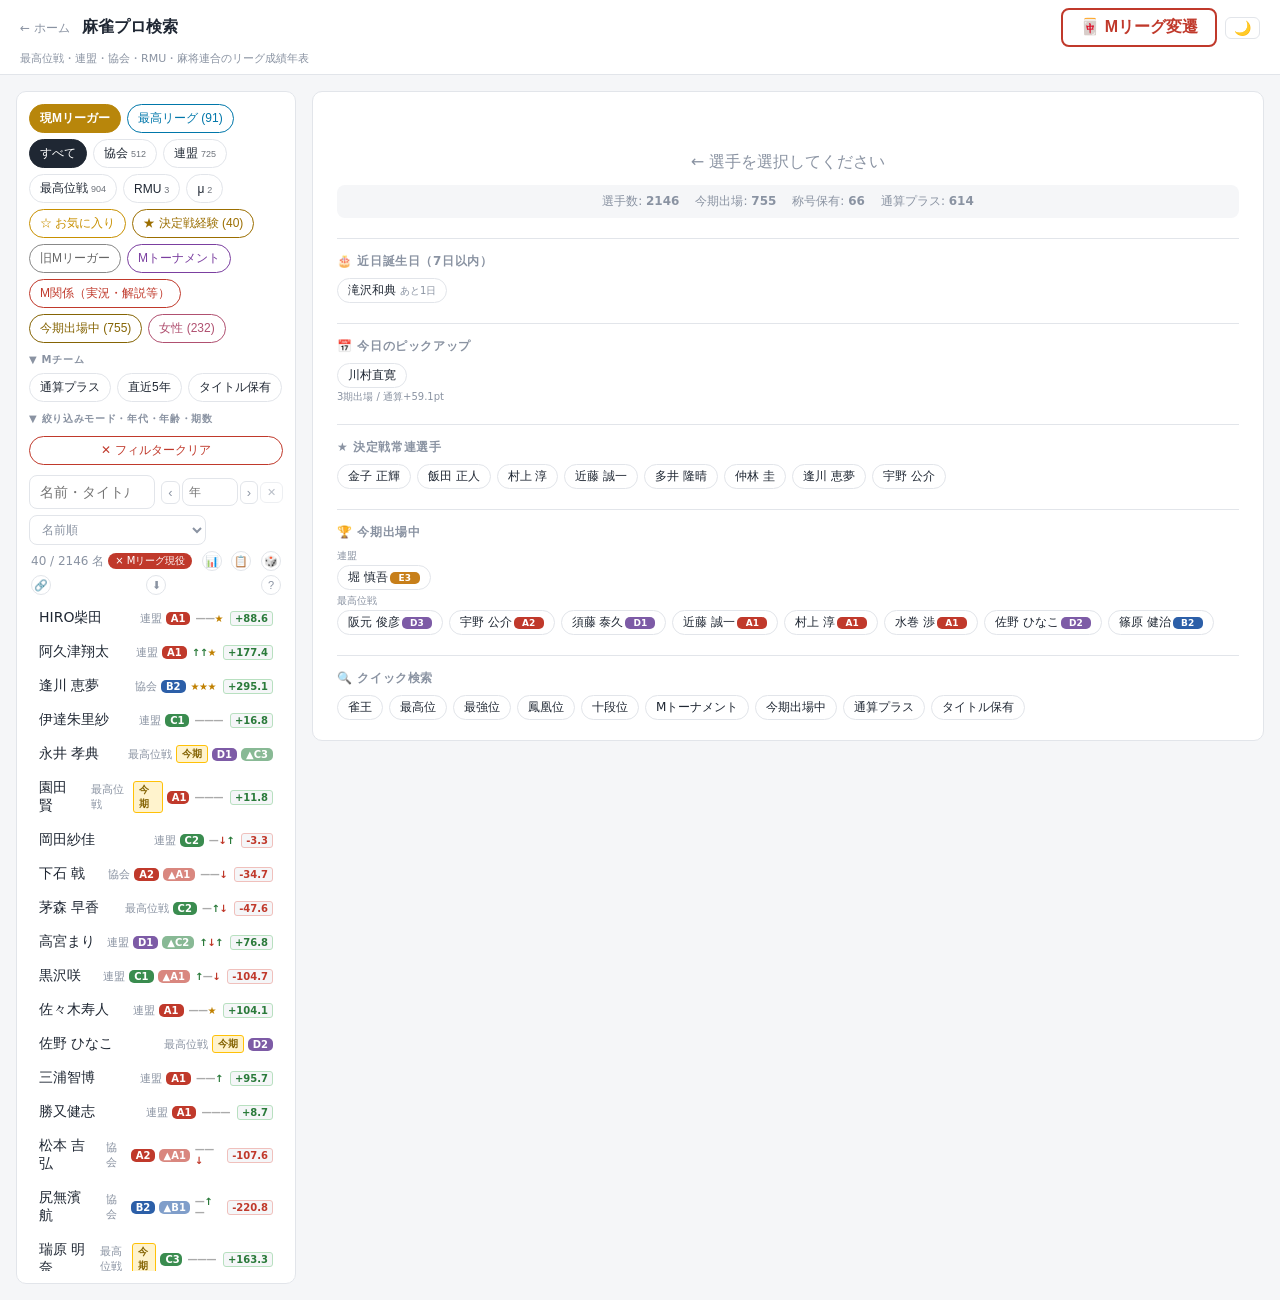
<file: pro/index.html>
<!DOCTYPE html>
<html lang="ja">
<head>
<meta charset="UTF-8">
<meta name="viewport" content="width=device-width, initial-scale=1.0">
<title>麻雀プロ検索</title>
<meta name="description" content="最高位戦・連盟・協会・RMU・麻将連合のリーグ成績年表。2200人以上の麻雀プロの成績を検索・閲覧できます。">
<meta property="og:title" content="麻雀プロ検索">
<meta property="og:description" content="最高位戦・連盟・協会・RMU・麻将連合のリーグ成績年表">
<meta property="og:type" content="website">
<link rel="stylesheet" href="style.css?v=20260629a">
<link rel="manifest" href="manifest.json">
<meta name="theme-color" content="#c0392b">
</head>
<body>
<div class="app-header">
  <div class="header-top">
    <div class="header-left">
      <a href="../" class="back-link">← ホーム</a>
      <h1>麻雀プロ検索</h1>
    </div>
    <div class="header-actions">
      <button id="mleagueBtn" class="mleague-btn" title="Mリーグ選手変遷" onclick="openMLeaguePage()">🀄 Mリーグ変遷</button>
      <button id="darkToggle" class="dark-toggle-btn" title="ダーク/ライトモード切替" onclick="toggleDark()">🌙</button>
    </div>
  </div>
  <p class="subtitle">最高位戦・連盟・協会・RMU・麻将連合のリーグ成績年表</p>
</div>

<div id="mleagueOverlay" class="ml-overlay" style="display:none">
  <div class="ml-overlay-bar">
    <div class="ml-tabs">
      <button class="ml-tab active" id="mlTabMatrix" onclick="switchMLTab('matrix')">🀄 選手変遷</button>
      <button class="ml-tab" id="mlTabFollowers" onclick="switchMLTab('followers')">📊 チーム別フォロワー</button>
    </div>
    <button class="ml-close-btn" onclick="closeMLeaguePage()">✕ 閉じる</button>
  </div>
  <div id="mleagueContent" class="ml-overlay-content"></div>
</div>

<div id="standingsModal" class="std-modal" style="display:none" onclick="if(event.target===this)closeStandings()">
  <div class="std-modal-box">
    <div class="std-modal-head"><span id="stdTitle"></span><button class="std-close" onclick="closeStandings()">✕</button></div>
    <div id="stdBody" class="std-modal-body"></div>
  </div>
</div>

<div class="layout">
  <aside class="sidebar">
    <button class="filter-toggle" id="filterToggle" onclick="toggleFilter()">▼ 絞り込みを表示</button>
    <div class="org-filter" id="orgFilter"></div>
    <div class="search-row">
      <input class="search" id="search" type="search" placeholder="名前・タイトル・団体で検索…">
      <div class="year-nav">
        <button class="year-step" id="yearPrev" title="前年" onclick="stepYear(-1)">‹</button>
        <input class="year-input" id="yearFilter" type="number" placeholder="年" min="1976" max="2030">
        <button class="year-step" id="yearNext" title="翌年" onclick="stepYear(1)">›</button>
        <button class="year-step" id="yearClear" title="年フィルターをクリア" onclick="clearYear()" style="font-size:11px;opacity:0.6">✕</button>
      </div>
      <select class="sort-select" id="sortSelect">
        <optgroup label="基本">
          <option value="name">名前順</option>
          <option value="recent">最近活動順</option>
          <option value="debut">デビュー年順</option>
          <option value="records">出場期数順</option>
        </optgroup>
        <optgroup label="成績">
          <option value="tier">最高ティア順</option>
          <option value="playoff">決定戦回数順</option>
          <option value="pts">今期pt順</option>
          <option value="avgpts">平均pt順</option>
          <option value="avgrank">平均順位順</option>
          <option value="totalpts">通算pt順</option>
          <option value="titles">タイトル数順</option>
          <option value="career">活動年数順</option>
          <option value="recentavg">直近5期平均pt順</option>
        </optgroup>
        <optgroup label="SNS">
          <option value="xfollow">Xフォロワー順</option>
          <option value="ytfollow">YouTube登録者順</option>
          <option value="igfollow">Instagramフォロワー順</option>
        </optgroup>
      </select>
    </div>
    <div class="count-row">
  <div class="player-count" id="playerCount"></div>
  <button class="help-btn" id="rankingBtn" title="今期ランキング：今期出場中＋今期pt順" onclick="quickRanking()">📊</button>
  <button class="help-btn" id="copyListBtn" title="一覧をコピー" onclick="copyPlayerList()">📋</button>
  <button class="help-btn" id="randomBtn" title="ランダムに選手を表示" onclick="openRandomPlayer()">🎲</button>
  <button class="help-btn" id="shareFilterBtn" title="現在の絞り込み状態をURLでシェア" onclick="shareFilterUrl()">🔗</button>
  <button class="help-btn" id="csvBtn" title="CSV形式でダウンロード（Excel対応）" onclick="downloadCsv()">⬇</button>
  <button class="help-btn" id="helpBtn" title="キーボードショートカット">?</button>
</div>
<div class="help-panel" id="helpPanel" style="display:none">
  <div><kbd>/</kbd> 検索にフォーカス</div>
  <div><kbd>↑</kbd><kbd>↓</kbd> 選手を選択 / <kbd>PgUp</kbd><kbd>PgDn</kbd> 10件ずつ</div>
  <div><kbd>Enter</kbd> 先頭の選手を開く</div>
  <div><kbd>Esc</kbd> / <kbd>Backspace</kbd> 選択解除・検索クリア</div>
  <div><kbd>?</kbd> このパネルを開閉</div>
  <div><kbd>f</kbd> お気に入りに追加/削除 / <kbd>r</kbd> ランダム / <kbd>s</kbd> URLコピー / <kbd>d</kbd> ダークモード / <kbd>h</kbd> フィルター全解除</div>
  <div><kbd>1</kbd>最高位 <kbd>2</kbd>連盟 <kbd>3</kbd>協会 <kbd>4</kbd>RMU <kbd>5</kbd>μ <kbd>0</kbd>全て（団体切替）</div>
  <div><kbd>n</kbd> 次の選手 / <kbd>p</kbd> 前の選手</div>
  <div style="margin-top:4px;border-top:1px solid var(--border);padding-top:4px">☆ ボタンで選手をお気に入り登録、フィルターで絞り込み</div>
  <div>📊 今期ランキング / 🎲 ランダム選手 / 📋 一覧コピー（TSV）</div>
  <div>チャートの点をクリック → その年で絞り込み</div>
  <div>‹ › ボタンで年フィルターを前後移動</div>
  <div>検索は複数語スペース区切りでAND絞り込み（例: 連盟 A1）</div>
  <div>ティア名で検索可（例: 協会 A2、最高位 C）</div>
  <div>🖨 ボタンで選手詳細を印刷・PDF保存</div>
</div>
    <ul class="player-list" id="playerList"></ul>
  </aside>
  <main class="detail" id="detail">
    <div class="placeholder">← 選手を選択してください</div>
  </main>
</div>

<script src="data.js?v=20260629a"></script>
<script src="app.js?v=20260629a"></script>
<script>
document.getElementById('helpBtn').addEventListener('click', function() {
  var p = document.getElementById('helpPanel');
  p.style.display = p.style.display === 'none' ? 'flex' : 'none';
});
function copyPlayerLink() {
  const btn = document.querySelector('.copy-link-btn');
  const url = location.href;
  const name = document.title.replace(' - 麻雀プロ検索', '');
  if (navigator.share) {
    navigator.share({ title: name + ' - 麻雀プロ検索', url: url }).catch(function(){});
    return;
  }
  navigator.clipboard.writeText(url).then(function() {
    if (btn) { btn.textContent = '✓'; setTimeout(function() { btn.textContent = '🔗'; }, 1500); }
  });
}
function quickRanking() {
  state.ongoingOnly = true;
  state.sort = 'pts';
  document.getElementById('sortSelect').value = 'pts';
  renderOrgFilter();
  renderList();
}
function copyPlayerList() {
  const list = filteredPlayers();
  if (!list.length) return;
  const header = ["名前", "団体", "デビュー年", "出場期数", "決定戦", "通算pt", "平均pt", "直近ティア"].join("\t");
  const rows = list.map(function(p) {
    const orgId = (p.records && p.records.length) ? (p.records[p.records.length - 1].orgId || p.org) : p.org;
    const org = window.MJ_DATA.organizations.find(function(o) { return o.id === orgId; });
    const debutYrs = (p.records || []).map(function(r) {
      return termToYear(r.orgId || p.org, r.term);
    }).filter(function(y) { return y > 1000; });
    const debut = debutYrs.length ? Math.min.apply(null, debutYrs) : "";
    const recs = (p.records || []).concat(p.wrecords || []).filter(function(r) { return !r.ongoing && r.points != null; });
    const totalPts = recs.length ? recs.reduce(function(s, r) { return s + r.points; }, 0).toFixed(1) : "";
    const avgPts = recs.length >= 3 ? (recs.reduce(function(s, r) { return s + r.points; }, 0) / recs.length).toFixed(1) : "";
    const totalRecs = (p.records || []).length + (p.wrecords || []).length;
    const playoffs = (p.records || []).filter(function(r) { return r.category === "playoff"; }).length + (p.wrecords || []).filter(function(r) { return r.category === "playoff"; }).length;
    const latestRec = (p.records || []).filter(function(r) { return !r.ongoing; }).sort(function(a, b) {
      return termToYear(b.orgId || p.org, b.term) - termToYear(a.orgId || p.org, a.term);
    })[0];
    const latestTier = latestRec ? ((latestRec.tier === "後期" || latestRec.tier === "前期") ? (latestRec.result || latestRec.tier) : latestRec.tier) : "";
    return [p.name, org ? org.shortName : p.org, debut, totalRecs, playoffs, totalPts, avgPts, latestTier].join("\t");
  });
  const text = header + "\n" + rows.join("\n");
  const btn = document.getElementById("copyListBtn");
  navigator.clipboard.writeText(text).then(function() {
    if (btn) { btn.textContent = "✓"; setTimeout(function() { btn.textContent = "📋"; }, 1500); }
  });
}
function downloadCsv() {
  const list = filteredPlayers();
  if (!list.length) return;
  const esc = function(v) { v = String(v); return v.includes(',') || v.includes('"') || v.includes('\n') ? '"' + v.replace(/"/g, '""') + '"' : v; };
  const header = ["名前","団体","デビュー年","出場期数","決定戦","通算pt","平均pt","直近ティア","タイトル"].map(esc).join(",");
  const rows = list.map(function(p) {
    const orgId = (p.records && p.records.length) ? (p.records[p.records.length - 1].orgId || p.org) : p.org;
    const org = window.MJ_DATA.organizations.find(function(o) { return o.id === orgId; });
    const debutYrs = (p.records || []).map(function(r) { return termToYear(r.orgId || p.org, r.term); }).filter(function(y) { return y > 1000; });
    const debut = debutYrs.length ? Math.min.apply(null, debutYrs) : "";
    const recs = (p.records || []).concat(p.wrecords || []).filter(function(r) { return !r.ongoing && r.points != null; });
    const totalPts = recs.length ? recs.reduce(function(s, r) { return s + r.points; }, 0).toFixed(1) : "";
    const avgPts = recs.length >= 3 ? (recs.reduce(function(s, r) { return s + r.points; }, 0) / recs.length).toFixed(1) : "";
    const totalRecs = (p.records || []).length + (p.wrecords || []).length;
    const playoffs = (p.records || []).filter(function(r) { return r.category === "playoff"; }).length + (p.wrecords || []).filter(function(r) { return r.category === "playoff"; }).length;
    const latestRec = (p.records || []).filter(function(r) { return !r.ongoing; }).sort(function(a, b) { return termToYear(b.orgId || p.org, b.term) - termToYear(a.orgId || p.org, a.term); })[0];
    const latestTier = latestRec ? ((latestRec.tier === "後期" || latestRec.tier === "前期") ? (latestRec.result || latestRec.tier) : latestRec.tier) : "";
    const titles = (p.profile && p.profile.titles) ? p.profile.titles.join("・") : "";
    return [p.name, org ? org.shortName : p.org, debut, totalRecs, playoffs, totalPts, avgPts, latestTier, titles].map(esc).join(",");
  });
  const csv = "﻿" + header + "\n" + rows.join("\n"); // BOM付きでExcel対応
  const blob = new Blob([csv], { type: "text/csv;charset=utf-8" });
  const url = URL.createObjectURL(blob);
  const a = document.createElement("a");
  a.href = url; a.download = "mahjong-pro-" + new Date().toISOString().slice(0,10) + ".csv";
  a.click();
  URL.revokeObjectURL(url);
}
function openRandomPlayer() {
  const list = filteredPlayers();
  if (!list.length) return;
  const p = list[Math.floor(Math.random() * list.length)];
  state.selectedId = p.id;
  renderList();
  scrollToSelected();
  renderDetail(p);
}
function copyPlayerStats() {
  const pid = state.selectedId;
  if (!pid) return;
  const p = window.MJ_DATA.players.find(function(x) { return x.id === pid; });
  if (!p) return;
  const btn = document.getElementById("copyStatsBtn");
  const allRecs = (p.records || []).concat(p.wrecords || []);
  const ptsRecs = allRecs.filter(function(r) { return !r.ongoing && r.points != null; });
  const totalPts = ptsRecs.length ? ptsRecs.reduce(function(s, r) { return s + r.points; }, 0) : null;
  const avgPts = ptsRecs.length >= 3 ? totalPts / ptsRecs.length : null;
  const bestRec = ptsRecs.length ? ptsRecs.reduce(function(m, r) { return r.points > m.points ? r : m; }) : null;
  const playoffN = allRecs.filter(function(r) { return r.category === "playoff"; }).length;
  const debutYrs = (p.records || []).map(function(r) { return termToYear(r.orgId || p.org, r.term); }).filter(function(y) { return y > 1000; });
  const debutYear = debutYrs.length ? Math.min.apply(null, debutYrs) : null;
  const org = window.MJ_DATA.organizations.find(function(o) { return o.id === p.org; });
  const titles = p.profile && p.profile.titles && p.profile.titles.length ? p.profile.titles.join('・') : null;
  let lines = ['【' + p.name + '】'];
  if (org) lines[0] += ' (' + org.shortName + ')';
  if (titles) lines.push('称号: ' + titles);
  if (debutYear) lines.push(debutYear + '年デビュー / ' + allRecs.filter(function(r){return !r.ongoing;}).length + '期出場');
  if (playoffN) lines.push('決定戦進出: ' + playoffN + '回');
  if (totalPts != null) lines.push('通算pt: ' + (totalPts >= 0 ? '+' : '') + totalPts.toFixed(1));
  if (avgPts != null) lines.push('平均pt: ' + (avgPts >= 0 ? '+' : '') + avgPts.toFixed(1) + ' (' + ptsRecs.length + '期)');
  if (bestRec) {
    const bestYr = termToYear(bestRec.orgId || p.org, bestRec.term);
    lines.push('ベスト: ' + (bestRec.points >= 0 ? '+' : '') + bestRec.points.toFixed(1) + 'pt' + (bestYr > 1000 ? ' (' + bestYr + '年)' : ''));
  }
  lines.push(location.origin + location.pathname + '?p=' + encodeURIComponent(pid));
  navigator.clipboard.writeText(lines.join('\n')).then(function() {
    if (btn) { btn.textContent = '✓'; setTimeout(function() { btn.textContent = '📄'; }, 1500); }
  });
}
function shareFilterUrl() {
  const btn = document.getElementById('shareFilterBtn');
  const url = location.href;
  if (navigator.share) {
    navigator.share({ title: document.title, url }).catch(function(){});
    return;
  }
  navigator.clipboard.writeText(url).then(function() {
    if (btn) { btn.textContent = '✓'; setTimeout(function() { btn.textContent = '🔗'; }, 1500); }
  });
}
function clearYear() {
  const input = document.getElementById('yearFilter');
  input.value = '';
  state.year = '';
  renderList();
}
function stepYear(delta) {
  const input = document.getElementById('yearFilter');
  const cur = parseInt(input.value) || 0;
  const next = cur ? cur + delta : (delta > 0 ? 1976 : 2026);
  input.value = next;
  state.year = String(next);
  renderList();
}
function toggleDark() {
  const root = document.documentElement;
  const isDark = root.classList.toggle('force-dark');
  root.classList.toggle('force-light', !isDark);
  document.getElementById('darkToggle').textContent = isDark ? '☀️' : '🌙';
  try { localStorage.setItem('mj_theme', isDark ? 'dark' : 'light'); } catch(e) {}
}
(function() {
  try {
    const saved = localStorage.getItem('mj_theme');
    if (saved === 'dark') { document.documentElement.classList.add('force-dark'); document.getElementById('darkToggle').textContent = '☀️'; }
    else if (saved === 'light') { document.documentElement.classList.add('force-light'); }
  } catch(e) {}
})();
function toggleFilter() {
  const filter = document.getElementById('orgFilter');
  const open = filter.classList.contains('open');
  filter.classList.toggle('open', !open);
  try { localStorage.setItem('mj_filter_open', !open ? '1' : ''); } catch(e) {}
  renderOrgFilter();
}
// フィルターパネルの開閉状態を復元
(function() {
  try {
    if (localStorage.getItem('mj_filter_open')) {
      document.getElementById('orgFilter').classList.add('open');
    }
  } catch(e) {}
})();
</script>
</body>
</html>
</file>
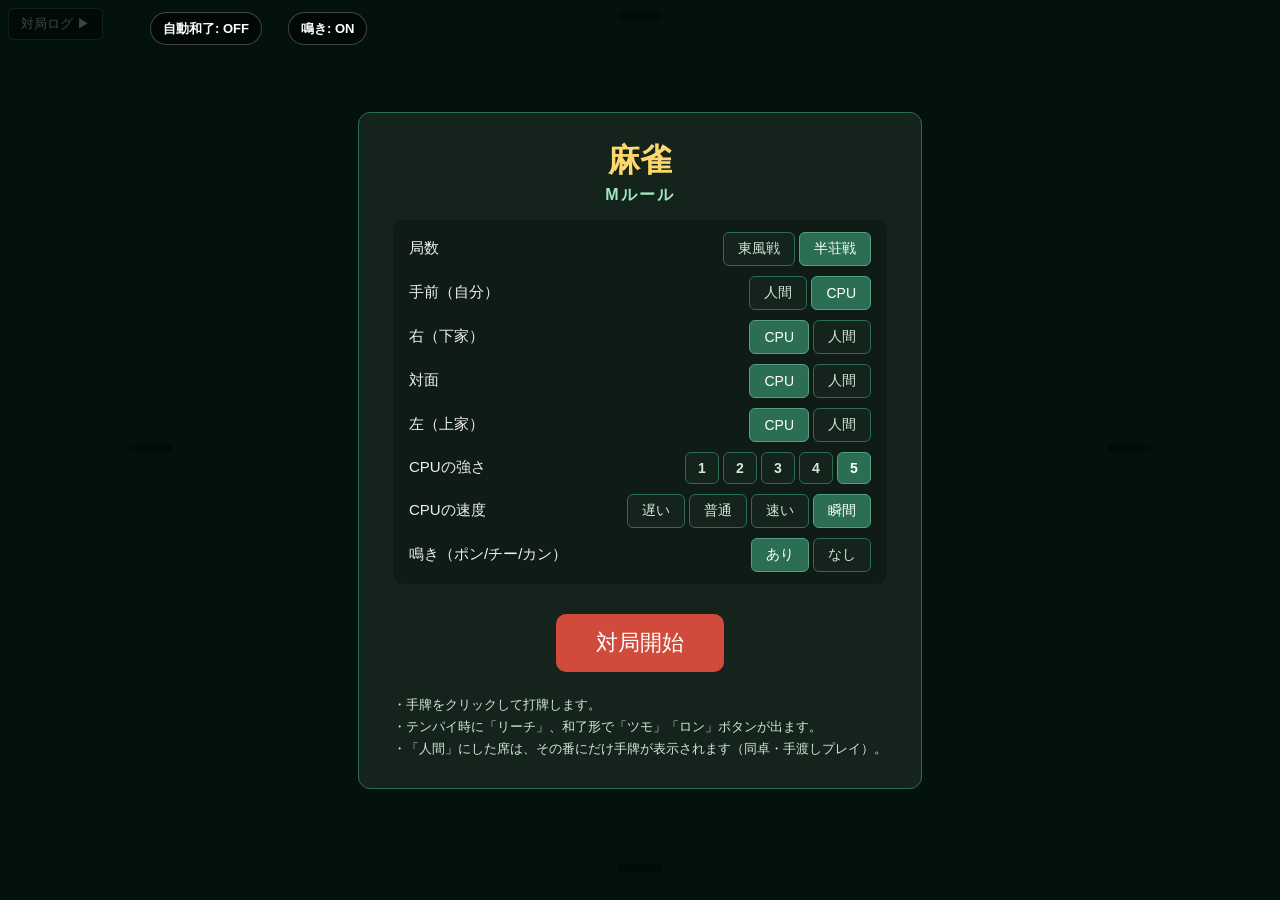
<file: game.html>
﻿<!DOCTYPE html>
<html lang="ja">
<head>
<meta charset="UTF-8">
<meta name="viewport" content="width=device-width, initial-scale=1.0">
<title>麻雀</title>
<style>
* { box-sizing: border-box; }
html, body {
  margin: 0; padding: 0; height: 100%;
  background: #0b3d2e;
  color: #f0f0f0;
  font-family: "Segoe UI", "Hiragino Kaku Gothic ProN", "Meiryo", sans-serif;
  overflow: hidden;
}
#app { position: relative; width: 100vw; height: 100vh; }

#table {
  position: absolute; inset: 0;
  display: grid;
  grid-template-columns: 1fr 2.4fr 1fr;
  grid-template-rows: 1fr 2.6fr 1fr;
  grid-template-areas:
    ".    top   ."
    "left center right"
    ".    bottom .";
  padding: 8px;
  gap: 4px;
}
.seat-top { grid-area: top; }
.seat-left { grid-area: left; }
.seat-right { grid-area: right; }
.seat-bottom { grid-area: bottom; }
#board { grid-area: center; }

.seat { display: flex; flex-direction: column; align-items: center; justify-content: center; min-height: 0; }
.seat-bottom { justify-content: flex-end; }
.seat-top { justify-content: flex-start; }

/* 中央卓：四つの河で中央情報を囲む */
#board {
  display: grid;
  grid-template-columns: auto auto auto;
  grid-template-rows: auto auto auto;
  grid-template-areas:
    ".     ptop   ."
    "pleft cinfo  pright"
    ".     pbot   .";
  place-items: center;
  place-content: center;
  gap: 2px;
}
.pond-top    { grid-area: ptop; }
.pond-bottom { grid-area: pbot; }
.pond-left   { grid-area: pleft; }
.pond-right  { grid-area: pright; }
#center      { grid-area: cinfo; }

/* 河：卓を囲み、捨てた人に牌が正面を向く。各自の左→右で6牌ごと、中央側から外へ伸びる */
.pond { display: flex; gap: 2px; }
/* 1行=6牌ぶんの固定サイズを確保し、1枚目から左端スロットに置く（牌が増えても既存牌は動かない） */
.prow { display: flex; gap: 1px; justify-content: flex-start; }
.pond-bottom .prow, .pond-top .prow { min-width: 149px; }   /* 24px×6 + 1px×5 */
.pond-left .prow,  .pond-right .prow { min-height: 185px; }  /* 30px×6 + 1px×5 */
/* 中央側の辺に寄せて、外側へ伸ばす */
.pond-bottom { align-self: start; }
.pond-top    { align-self: end; }
.pond-right  { justify-self: start; }
.pond-left   { justify-self: end; }
/* 自分(下) */
.pond-bottom { flex-direction: column; }
.pond-bottom .prow { flex-direction: row; }
/* 対面(上)：180°回転 */
.pond-top { flex-direction: column-reverse; }
.pond-top .prow { flex-direction: row-reverse; }
.pond-top .disc { transform: rotate(180deg); }
/* 右(下家)：その人の左→右は画面の下→上。牌頭は左を向く(反時計90°)。列は外(右)へ伸びる */
.pond-right { flex-direction: row; }
.pond-right .prow { flex-direction: column-reverse; }
.pond-right .disc { transform: rotate(-90deg); }
/* 左(上家)：その人の左→右は画面の上→下。牌頭は右を向く(時計90°)。列は外(左)へ伸びる */
.pond-left { flex-direction: row-reverse; }
.pond-left .prow { flex-direction: column; }
.pond-left .disc { transform: rotate(90deg); }

.pinfo {
  display: flex; gap: 10px; align-items: baseline;
  background: rgba(0,0,0,0.35); padding: 4px 12px; border-radius: 6px;
  font-size: 14px; margin: 4px;
}
.pname { font-weight: bold; }
.pscore { color: #ffd86b; font-variant-numeric: tabular-nums; }
.pwind { color: #9fe8c0; }

/* 牌グリフ（Unicode麻雀牌＝実際の牌に近い絵柄） */
.tile-glyph {
  font-size: 30px; line-height: 1;
  font-family: "Segoe UI Symbol", "Segoe UI Emoji", "Apple Color Emoji", sans-serif;
}
.tile-glyph.back { color: #1b6b4f; }
.tile-glyph.disc {
  font-size: 22px; width: 24px; height: 30px;
  display: inline-flex; align-items: center; justify-content: center;
}
.tile-glyph.aka { color: #e23b2e; }
.disc.riichi { background: #ffd86b; border-radius: 3px; }
.meld-t { font-size: 21px; }
#center-dora .tile-glyph { font-size: 24px; }
.result-tiles .tile-glyph { font-size: 30px; }
.dora-line .tile-glyph { font-size: 18px; vertical-align: middle; }

/* 副露（鳴き面子） */
.melds { display: flex; gap: 6px; flex-wrap: wrap; justify-content: center; margin: 2px; }
.meld { display: inline-flex; }
.seat-left .melds, .seat-right .melds { max-width: 90px; }

/* 手牌(裏) */
.hand-back { display: flex; gap: 0; flex-wrap: nowrap; justify-content: center; }
/* 上家・下家（左右）の手牌裏は縦一列で表示 */
.seat-left .hand-back, .seat-right .hand-back { max-width: none; flex-direction: column; flex-wrap: nowrap; align-items: center; }
.seat-left .hand-back .tile-glyph, .seat-right .hand-back .tile-glyph { font-size: 18px; line-height: .82; }

/* プレイヤー手牌（横一列） */
.hand { display: flex; gap: 3px; flex-wrap: nowrap; justify-content: center; padding: 6px; }
#seat-0.conceal #player-hand { visibility: hidden; }
.tile-btn {
  font-size: 34px; line-height: 1; flex: 0 0 auto;
  font-family: "Segoe UI Symbol", "Segoe UI Emoji", "Apple Color Emoji", sans-serif;
  background: #fbf7ec; color: #111; border: 1px solid #b8b29c;
  border-radius: 6px; padding: 2px 4px 6px; cursor: pointer; transition: transform .08s;
}
.tile-btn.aka { color: #e23b2e; background: #fff0ee; border-color: #e23b2e; }
.tile-btn:hover:not(.disabled) { transform: translateY(-8px); background: #fffdf6; }
.tile-btn.drawn { margin-left: 18px; }
.tile-btn.disabled { opacity: .5; cursor: default; }
.tile-btn.riichi-cand { outline: 3px solid #ff5d5d; }

/* 中央情報（卓の中心） */
#center {
  display: flex; flex-direction: column; align-items: center; justify-content: center;
  gap: 6px; background: rgba(0,0,0,0.28); border-radius: 10px;
  padding: 10px 16px; min-width: 150px;
}
#center-round { font-size: 19px; font-weight: bold; }
#center-wall { font-size: 12px; color: #cfe9dc; }
#center-dora {
  display: flex; align-items: center; gap: 8px;
}
#center-dora .label { font-size: 12px; color: #cfe9dc; }

/* アクションバー */
#action-bar {
  position: fixed; bottom: 120px; left: 50%; transform: translateX(-50%);
  display: flex; gap: 10px; z-index: 40; justify-content: center;
  pointer-events: none; /* 中身のボタンだけ操作可（空のときは下を邪魔しない） */
}
#action-bar .action { pointer-events: auto; box-shadow: 0 4px 14px rgba(0,0,0,.5); }
.action {
  font-size: 18px; font-weight: bold; padding: 12px 22px;
  border: none; border-radius: 8px; cursor: pointer;
  background: #2c6e54; color: #fff;
}
.action:hover { background: #357f62; }
.action.btn-win { background: #d14b3c; }
.action.btn-win:hover { background: #e2584a; }
.action.btn-riichi { background: #c79a2b; }
.action.btn-riichi:hover { background: #d8aa39; }

/* 対局ログ（左上・折りたたみ） */
#log-panel { position: absolute; top: 8px; left: 8px; z-index: 25; }
#log-toggle {
  font-size: 13px; padding: 6px 12px; border: 1px solid #2c6e54;
  background: rgba(0,0,0,0.45); color: #cfe9dc; border-radius: 6px; cursor: pointer;
}
#log-toggle:hover { background: rgba(0,0,0,0.65); }
#log-content {
  margin-top: 4px; width: 260px; max-height: 60vh; overflow-y: auto;
  background: rgba(0,0,0,0.8); border: 1px solid #2c6e54; border-radius: 8px;
  padding: 8px 10px; font-size: 12px; line-height: 1.5;
}
.log-hand { margin-bottom: 8px; }
.log-hand-title { font-weight: bold; color: #ffd86b; border-bottom: 1px solid #2c6e54; margin-bottom: 2px; }
.log-line { color: #e0eee6; }
.log-line.win { color: #ffce6b; }

/* メッセージ */
#message {
  position: absolute; top: 50%; left: 50%; transform: translate(-50%,-50%);
  background: rgba(0,0,0,0.8); padding: 16px 30px; border-radius: 10px;
  font-size: 22px; z-index: 30; pointer-events: none;
}
.hidden { display: none !important; }

/* 結果 */
#result, #start-screen {
  position: absolute; inset: 0; background: rgba(0,0,0,0.7);
  display: flex; align-items: center; justify-content: center; z-index: 40;
}
.result-box, .start-box {
  background: #14241d; border: 1px solid #2c6e54; border-radius: 12px;
  padding: 26px 34px; min-width: 360px; max-width: 90vw; text-align: center;
}
.result-box h2 { margin: 0 0 14px; }
.result-tiles { display: flex; flex-wrap: wrap; justify-content: center; gap: 2px; margin-bottom: 8px; }
.dora-line { font-size: 13px; color: #cfe9dc; margin: 6px 0 12px; }
.yaku-row, .rank-row, .ten-row {
  display: flex; justify-content: space-between; gap: 30px;
  padding: 3px 0; border-bottom: 1px dotted #2c6e54;
}
.ten-row { justify-content: center; }
#result-yaku { max-width: 380px; margin: 0 auto 14px; }
#result-score { font-size: 22px; font-weight: bold; color: #ffd86b; margin-bottom: 18px; }
#result-next {
  font-size: 18px; padding: 10px 30px; border: none; border-radius: 8px;
  background: #2c6e54; color: #fff; cursor: pointer;
}
#result-next:hover { background: #357f62; }

/* 手渡しオーバーレイ（人間の対面操作） */
#handover {
  position: absolute; inset: 0; background: rgba(0,0,0,0.92);
  display: flex; align-items: center; justify-content: center; z-index: 45;
}
.handover-box { text-align: center; max-width: 96vw; }
#handover-banner { font-size: 24px; font-weight: bold; margin-bottom: 18px; }
#handover-reveal {
  font-size: 20px; padding: 14px 36px; border: none; border-radius: 10px;
  background: #2c6e54; color: #fff; cursor: pointer;
}
#handover-reveal:hover { background: #357f62; }
#handover-hand {
  display: flex; gap: 4px; flex-wrap: nowrap; justify-content: center; margin: 10px 0;
}
#handover-actions { display: flex; gap: 12px; justify-content: center; margin-top: 14px; }

/* 開始画面の設定 */
.config {
  background: rgba(0,0,0,0.25); border-radius: 10px; padding: 12px 16px;
  margin: 14px 0; display: flex; flex-direction: column; gap: 10px;
}
.cfg-row { display: flex; align-items: center; justify-content: space-between; gap: 16px; }
.cfg-label { font-size: 15px; }
.seg { display: inline-flex; gap: 4px; }
.seg button {
  font-size: 14px; padding: 7px 14px; border: 1px solid #2c6e54;
  background: #14241d; color: #cfe9dc; border-radius: 6px; cursor: pointer;
}
.seg-lv button { padding: 7px 12px; min-width: 34px; font-weight: bold; }
.seg button.active { background: #2c6e54; color: #fff; border-color: #57a07f; }
.seg button:hover { background: #1d3a2e; }
.seg button.active:hover { background: #2c6e54; }

.start-box h1 { margin: 0 0 2px; color: #ffd86b; }
.start-box .subtitle {
  margin: 0 0 14px; color: #9fe8c0; font-size: 16px; font-weight: bold; letter-spacing: 2px;
}
#btn-start {
  font-size: 22px; padding: 14px 40px; margin: 16px 0;
  border: none; border-radius: 10px; background: #d14b3c; color: #fff; cursor: pointer;
}
#btn-start:hover { background: #e2584a; }
.rules-note { font-size: 13px; color: #cfe9dc; text-align: left; margin-top: 8px; }
.rules-note p { margin: 4px 0; }

/* ===== スマホ対応 (≤600px) ===== */
@media (max-width: 600px) {
  #table { padding: 2px; gap: 1px; grid-template-columns: minmax(0,0.55fr) minmax(0,2.4fr) minmax(0,0.55fr); grid-template-rows: minmax(0,0.7fr) minmax(0,2.6fr) minmax(0,1.1fr); }
  .seat-left, .seat-right { overflow: hidden; }
  .seat-left .hand-back, .seat-right .hand-back { flex-direction: column; flex-wrap: nowrap; max-width: 100%; }
  #board { gap: 1px; }
  .pinfo { font-size: 10px; padding: 2px 6px; gap: 5px; margin: 1px; border-radius: 4px; }
  .pond-bottom .prow, .pond-top .prow { min-width: 101px; }
  .pond-left .prow, .pond-right .prow { min-height: 125px; }
  .tile-glyph { font-size: 18px; }
  .tile-glyph.disc { font-size: 14px; width: 16px; height: 20px; }
  .tile-glyph.back { font-size: 16px; }
  .meld-t { font-size: 14px; }
  .hand { gap: 1px; padding: 2px; }
  .tile-btn { font-size: 22px; padding: 1px 2px 3px; border-radius: 4px; }
  .tile-btn.drawn { margin-left: 8px; }
  .seat-left .hand-back .tile-glyph, .seat-right .hand-back .tile-glyph { font-size: 12px; }
  .seat-left .melds, .seat-right .melds { max-width: 60px; }
  .melds { gap: 2px; margin: 1px; }
  #center { padding: 4px 6px; min-width: 80px; gap: 2px; border-radius: 6px; }
  #center-round { font-size: 13px; }
  #center-wall { font-size: 10px; }
  #center-dora .tile-glyph { font-size: 16px; }
  #center-dora .label { font-size: 10px; }
  #center-dora { gap: 4px; }
  #action-bar { bottom: 92px; gap: 5px; }
  .action { font-size: 13px; padding: 7px 11px; border-radius: 6px; }
  #log-toggle { font-size: 11px; padding: 4px 8px; }
  #log-content { width: min(80vw, 240px); font-size: 11px; max-height: 50vh; padding: 6px 8px; }
  #message { font-size: 16px; padding: 10px 18px; }
  .result-box, .start-box { min-width: 0; width: 96vw; padding: 16px 18px; }
  .result-box h2 { font-size: 18px; margin: 0 0 8px; }
  .result-tiles .tile-glyph { font-size: 22px; }
  .dora-line { font-size: 11px; }
  .dora-line .tile-glyph { font-size: 14px; }
  .yaku-row, .rank-row, .ten-row { gap: 12px; font-size: 13px; }
  #result-yaku { max-width: none; }
  #result-score { font-size: 18px; margin-bottom: 12px; }
  #result-next { font-size: 15px; padding: 8px 22px; }
  .start-box h1 { font-size: 22px; }
  .start-box .subtitle { font-size: 13px; margin: 0 0 10px; }
  .config { padding: 8px 10px; margin: 10px 0; gap: 7px; }
  .cfg-row { gap: 8px; }
  .cfg-label { font-size: 13px; }
  .seg button { font-size: 12px; padding: 5px 9px; }
  .seg-lv button { padding: 5px 8px; min-width: 28px; }
  #btn-start { font-size: 17px; padding: 10px 28px; margin: 10px 0; }
  .rules-note { font-size: 11px; }
  #handover-banner { font-size: 17px; margin-bottom: 12px; }
  #handover-reveal { font-size: 16px; padding: 10px 24px; }
  #handover-hand .tile-glyph { font-size: 18px; }
}

/* ===== さらに狭い画面 (≤380px) ===== */
@media (max-width: 380px) {
  .tile-btn { font-size: 19px; }
  .tile-glyph.disc { font-size: 12px; width: 14px; height: 18px; }
  .pond-bottom .prow, .pond-top .prow { min-width: 89px; }
  .pond-left .prow, .pond-right .prow { min-height: 113px; }
  .action { font-size: 12px; padding: 6px 9px; }
  .tile-glyph { font-size: 15px; }
  .meld-t { font-size: 12px; }
  .seat-left .hand-back .tile-glyph, .seat-right .hand-back .tile-glyph { font-size: 10px; }
}
</style>
</head>
<body>

<button id="autowin-toggle" style="position:fixed;top:12px;left:150px;z-index:9999;background:rgba(0,0,0,0.55);color:#fff;border:1px solid rgba(255,255,255,0.25);font:600 13px/1 'Segoe UI',sans-serif;padding:9px 12px;border-radius:999px;cursor:pointer">自動和了: OFF</button>
<button id="naki-toggle" style="position:fixed;top:12px;left:288px;z-index:9999;background:rgba(0,0,0,0.55);color:#fff;border:1px solid rgba(255,255,255,0.25);font:600 13px/1 'Segoe UI',sans-serif;padding:9px 12px;border-radius:999px;cursor:pointer">鳴き: ON</button>
<div id="app">
  <div id="table">
    <!-- 対面(CPU2) -->
    <div class="seat seat-top" id="seat-2">
      <div class="pinfo"><span class="pname"></span><span class="pscore"></span><span class="pwind"></span></div>
      <div class="hand-back"></div>
      <div class="melds" id="melds-2"></div>
    </div>
    <!-- 左(CPU3) -->
    <div class="seat seat-left" id="seat-3">
      <div class="pinfo"><span class="pname"></span><span class="pscore"></span><span class="pwind"></span></div>
      <div class="hand-back"></div>
      <div class="melds" id="melds-3"></div>
    </div>
    <!-- 右(CPU1) -->
    <div class="seat seat-right" id="seat-1">
      <div class="pinfo"><span class="pname"></span><span class="pscore"></span><span class="pwind"></span></div>
      <div class="hand-back"></div>
      <div class="melds" id="melds-1"></div>
    </div>

    <!-- 中央卓：四人の河が中央情報を囲む -->
    <div id="board">
      <div class="pond pond-top" id="pond-2"></div>
      <div class="pond pond-left" id="pond-3"></div>
      <div id="center">
        <div id="center-round"></div>
        <div id="center-wall"></div>
        <div id="center-dora">
          <span class="label">ドラ</span>
          <div id="dora-indicators"></div>
        </div>
      </div>
      <div class="pond pond-right" id="pond-1"></div>
      <div class="pond pond-bottom" id="pond-0"></div>
    </div>

    <!-- 自分(プレイヤー) -->
    <div class="seat seat-bottom" id="seat-0">
      <div class="pinfo"><span class="pname"></span><span class="pscore"></span><span class="pwind"></span></div>
      <div class="melds" id="melds-0"></div>
      <div class="hand" id="player-hand"></div>
    </div>
  </div>

  <div id="action-bar"></div>

  <div id="log-panel">
    <button id="log-toggle">対局ログ ▶</button>
    <div id="log-content" class="hidden"></div>
  </div>

  <div id="message" class="hidden"></div>

  <!-- 人間の対面プレイヤー操作用オーバーレイ -->
  <div id="handover" class="hidden">
    <div class="handover-box">
      <div id="handover-banner"></div>
      <button id="handover-reveal">手牌を見る</button>
      <div id="handover-hand"></div>
      <div id="handover-actions"></div>
    </div>
  </div>

  <div id="result" class="hidden">
    <div class="result-box">
      <h2 id="result-title"></h2>
      <div id="result-hand"></div>
      <div id="result-yaku"></div>
      <div id="result-score"></div>
      <button id="result-next">次へ</button>
    </div>
  </div>

  <div id="start-screen">
    <div class="start-box">
      <h1>麻雀</h1>
      <p class="subtitle">Mルール</p>

      <div class="config">
        <div class="cfg-row">
          <span class="cfg-label">局数</span>
          <span class="seg seg-length">
            <button class="length-opt" data-length="tonpuu">東風戦</button>
            <button class="length-opt active" data-length="hanchan">半荘戦</button>
          </span>
        </div>
        <div class="cfg-row">
          <span class="cfg-label">手前（自分）</span>
          <span class="seg" data-seat="0">
            <button class="seat-opt" data-seat="0" data-type="human">人間</button>
            <button class="seat-opt active" data-seat="0" data-type="cpu">CPU</button>
          </span>
        </div>
        <div class="cfg-row">
          <span class="cfg-label">右（下家）</span>
          <span class="seg" data-seat="1">
            <button class="seat-opt active" data-seat="1" data-type="cpu">CPU</button>
            <button class="seat-opt" data-seat="1" data-type="human">人間</button>
          </span>
        </div>
        <div class="cfg-row">
          <span class="cfg-label">対面</span>
          <span class="seg" data-seat="2">
            <button class="seat-opt active" data-seat="2" data-type="cpu">CPU</button>
            <button class="seat-opt" data-seat="2" data-type="human">人間</button>
          </span>
        </div>
        <div class="cfg-row">
          <span class="cfg-label">左（上家）</span>
          <span class="seg" data-seat="3">
            <button class="seat-opt active" data-seat="3" data-type="cpu">CPU</button>
            <button class="seat-opt" data-seat="3" data-type="human">人間</button>
          </span>
        </div>
        <div class="cfg-row">
          <span class="cfg-label">CPUの強さ</span>
          <span class="seg seg-lv">
            <button class="lv-opt" data-lv="1">1</button>
            <button class="lv-opt" data-lv="2">2</button>
            <button class="lv-opt" data-lv="3">3</button>
            <button class="lv-opt" data-lv="4">4</button>
            <button class="lv-opt active" data-lv="5">5</button>
          </span>
        </div>
        <div class="cfg-row">
          <span class="cfg-label">CPUの速度</span>
          <span class="seg seg-speed">
            <button class="speed-opt" data-speed="1000">遅い</button>
            <button class="speed-opt" data-speed="550">普通</button>
            <button class="speed-opt" data-speed="250">速い</button>
            <button class="speed-opt active" data-speed="60">瞬間</button>
          </span>
        </div>
        <div class="cfg-row">
          <span class="cfg-label">鳴き（ポン/チー/カン）</span>
          <span class="seg seg-call">
            <button class="call-opt active" data-call="on">あり</button>
            <button class="call-opt" data-call="off">なし</button>
          </span>
        </div>
      </div>

      <button id="btn-start">対局開始</button>
      <div class="rules-note">
        <p>・手牌をクリックして打牌します。</p>
        <p>・テンパイ時に「リーチ」、和了形で「ツモ」「ロン」ボタンが出ます。</p>
        <p>・「人間」にした席は、その番にだけ手牌が表示されます（同卓・手渡しプレイ）。</p>
      </div>
    </div>
  </div>
</div>

<script>
// ===== tiles.js =====
// tiles.js - 牌の定義とユーティリティ
// 牌は 0..33 の「種類インデックス」で表す
//   0-8  : 1m..9m (萬子)
//   9-17 : 1p..9p (筒子)
//   18-26: 1s..9s (索子)
//   27   : 東 28: 南 29: 西 30: 北
//   31   : 白 32: 發 33: 中
// 赤ドラ（赤5）は別ID: 34=赤5m, 35=赤5p, 36=赤5s（base()で基準種別4/13/22に戻る）

const Tiles = (() => {
  const SUIT_NAMES = ['m', 'p', 's'];
  const HONOR_NAMES = ['東', '南', '西', '北', '白', '發', '中'];
  const RED_BASE = [4, 13, 22]; // 34->4(5m), 35->13(5p), 36->22(5s)

  function base(t) { return t < 34 ? t : RED_BASE[t - 34]; }
  function isRed(t) { return t >= 34; }
  function redIdOf(b) { const i = RED_BASE.indexOf(b); return i < 0 ? b : 34 + i; }

  // Unicode 麻雀牌グリフ
  function glyph(t) {
    t = base(t);
    if (t < 9)  return String.fromCodePoint(0x1F007 + t);        // 萬子
    if (t < 18) return String.fromCodePoint(0x1F019 + (t - 9));  // 筒子
    if (t < 27) return String.fromCodePoint(0x1F010 + (t - 18)); // 索子
    const honor = [0x1F000, 0x1F001, 0x1F002, 0x1F003, 0x1F006, 0x1F005, 0x1F004];
    return String.fromCodePoint(honor[t - 27]);
  }

  function name(t) {
    t = base(t);
    if (t < 27) return (t % 9 + 1) + SUIT_NAMES[Math.floor(t / 9)];
    return HONOR_NAMES[t - 27];
  }

  function isHonor(t) { t = base(t); return t >= 27; }
  function isTerminal(t) { t = base(t); return t < 27 && (t % 9 === 0 || t % 9 === 8); }
  function isYaochu(t) { return isHonor(t) || isTerminal(t); }
  function isWind(t) { t = base(t); return t >= 27 && t <= 30; }
  function isDragon(t) { t = base(t); return t >= 31 && t <= 33; }
  function suitOf(t) { t = base(t); return t < 27 ? Math.floor(t / 9) : 3; }
  function numOf(t) { t = base(t); return t < 27 ? (t % 9 + 1) : 0; }

  // ドラ表示牌 -> ドラ本体
  function doraNext(t) {
    t = base(t);
    if (t < 27) {
      const b = Math.floor(t / 9) * 9;
      return b + ((t - b + 1) % 9);
    }
    if (t <= 30) return 27 + ((t - 27 + 1) % 4); // 風: 東南西北→東
    return 31 + ((t - 31 + 1) % 3);              // 三元: 白發中→白
  }

  // 山を作る（136枚、各種4枚 + 赤5を各色1枚）
  function buildWall() {
    const wall = [];
    for (let t = 0; t < 34; t++) for (let i = 0; i < 4; i++) wall.push(t);
    for (const b of RED_BASE) wall[wall.indexOf(b)] = redIdOf(b); // 各色5の1枚を赤に
    return wall;
  }

  // 配列を 基準種別 のカウント(length 34)へ（赤牌も基準種別で数える）
  function toCounts(tiles) {
    const c = new Array(34).fill(0);
    for (const t of tiles) c[base(t)]++;
    return c;
  }

  function shuffle(arr, rng = Math.random) {
    for (let i = arr.length - 1; i > 0; i--) {
      const j = Math.floor(rng() * (i + 1));
      [arr[i], arr[j]] = [arr[j], arr[i]];
    }
    return arr;
  }

  // 手牌ソート用（基準種別順、赤は同種別の隣）
  function sortTiles(tiles) {
    return tiles.slice().sort((a, b) => (base(a) - base(b)) || (a - b));
  }

  return {
    glyph, name, isHonor, isTerminal, isYaochu, isWind, isDragon,
    suitOf, numOf, doraNext, buildWall, toCounts, shuffle, sortTiles,
    base, isRed, redIdOf, HONOR_NAMES
  };
})();


// ===== agari.js =====
// agari.js - 和了形の判定・分解、テンパイ/待ち計算
// 門前手（鳴きなし）専用の v1 実装

const Agari = (() => {

  // counts(length34) が「すべて面子(刻子/順子)」に分解できるか（牌が残っていない前提）
  function canAllMelds(counts) {
    let i = -1;
    for (let k = 0; k < 34; k++) if (counts[k] > 0) { i = k; break; }
    if (i === -1) return true;

    // 刻子
    if (counts[i] >= 3) {
      counts[i] -= 3;
      if (canAllMelds(counts)) { counts[i] += 3; return true; }
      counts[i] += 3;
    }
    // 順子（数牌のみ、i,i+1,i+2が同じ色内）
    if (i < 27) {
      const r = i % 9;
      if (r <= 6 && counts[i + 1] > 0 && counts[i + 2] > 0) {
        counts[i]--; counts[i + 1]--; counts[i + 2]--;
        if (canAllMelds(counts)) { counts[i]++; counts[i + 1]++; counts[i + 2]++; return true; }
        counts[i]++; counts[i + 1]++; counts[i + 2]++;
      }
    }
    return false;
  }

  // 通常形の和了判定（14枚）
  function isStandard(counts) {
    for (let p = 0; p < 34; p++) {
      if (counts[p] >= 2) {
        counts[p] -= 2;
        const ok = canAllMelds(counts);
        counts[p] += 2;
        if (ok) return true;
      }
    }
    return false;
  }

  // 七対子
  function isChiitoitsu(counts) {
    let pairs = 0;
    for (let i = 0; i < 34; i++) {
      if (counts[i] === 2) pairs++;
      else if (counts[i] !== 0) return false;
    }
    return pairs === 7;
  }

  // 国士無双
  function isKokushi(counts) {
    const yaochu = [0, 8, 9, 17, 18, 26, 27, 28, 29, 30, 31, 32, 33];
    let pair = false, kinds = 0;
    for (let i = 0; i < 34; i++) {
      if (counts[i] === 0) continue;
      if (!yaochu.includes(i)) return false;
      kinds++;
      if (counts[i] === 2) pair = true;
      else if (counts[i] !== 1) return false;
    }
    return kinds === 13 && pair;
  }

  function isAgari(counts) {
    return isStandard(counts) || isChiitoitsu(counts) || isKokushi(counts);
  }

  // 副露(鳴き)がある手の和了判定。
  // counts は手の内(concealed, 和了牌込み) = 3*(4-meldCount)+2 枚。
  function isAgariWithMelds(counts, meldCount) {
    if (meldCount === 0) return isAgari(counts);
    return isStandard(counts); // 鳴きありは通常形のみ（七対子・国士は門前限定）
  }

  function waitsWithMelds(concealedTiles, meldCount) {
    const counts = Tiles.toCounts(concealedTiles);
    const res = [];
    for (let t = 0; t < 34; t++) {
      if (counts[t] >= 4) continue;
      counts[t]++;
      if (isAgariWithMelds(counts, meldCount)) res.push(t);
      counts[t]--;
    }
    return res;
  }
  function isTenpaiWithMelds(concealedTiles, meldCount) {
    return waitsWithMelds(concealedTiles, meldCount).length > 0;
  }

  // 14枚の通常形分解をすべて列挙
  // 返り値: [{pair, melds:[{type:'pon'|'chi', t}]}], t は順子なら先頭牌
  function decompose(counts) {
    const results = [];
    for (let p = 0; p < 34; p++) {
      if (counts[p] >= 2) {
        counts[p] -= 2;
        const melds = [];
        enumMelds(counts, melds, results, p);
        counts[p] += 2;
      }
    }
    return results;
  }

  function enumMelds(counts, melds, results, pair) {
    let i = -1;
    for (let k = 0; k < 34; k++) if (counts[k] > 0) { i = k; break; }
    if (i === -1) {
      results.push({ pair, melds: melds.map(m => ({ ...m })) });
      return;
    }
    // 刻子
    if (counts[i] >= 3) {
      counts[i] -= 3;
      melds.push({ type: 'pon', t: i });
      enumMelds(counts, melds, results, pair);
      melds.pop();
      counts[i] += 3;
    }
    // 順子
    if (i < 27) {
      const r = i % 9;
      if (r <= 6 && counts[i + 1] > 0 && counts[i + 2] > 0) {
        counts[i]--; counts[i + 1]--; counts[i + 2]--;
        melds.push({ type: 'chi', t: i });
        enumMelds(counts, melds, results, pair);
        melds.pop();
        counts[i]++; counts[i + 1]++; counts[i + 2]++;
      }
    }
  }

  // 13枚の手牌(tiles配列)からテンパイの待ち牌一覧を返す
  function waits(tiles13) {
    const counts = Tiles.toCounts(tiles13);
    const res = [];
    for (let t = 0; t < 34; t++) {
      if (counts[t] >= 4) continue;
      counts[t]++;
      if (isAgari(counts)) res.push(t);
      counts[t]--;
    }
    return res;
  }

  function isTenpai(tiles13) {
    return waits(tiles13).length > 0;
  }

  return {
    isStandard, isChiitoitsu, isKokushi, isAgari, decompose, waits, isTenpai, canAllMelds,
    isAgariWithMelds, waitsWithMelds, isTenpaiWithMelds
  };
})();


// ===== score.js =====
// score.js - 役判定・符・翻・点数計算（門前 + 鳴き対応）

const Score = (() => {

  const GREEN = [19, 20, 21, 23, 25, 32]; // 2s3s4s6s8s 發 (緑一色)

  // ctx: { winTile, isTsumo, isRiichi, isDoubleRiichi, isIppatsu,
  //        roundWind, seatWind, dora:[ind], ura:[ind], aka:0,
  //        isHaitei, isHoutei, isRinshan, isChankan, dealer,
  //        melds:[{kind:'chi'|'pon', t, open, isKan}] }  // 副露（鳴き）
  // concealed: 手の内(和了牌込み)。length = 3*(4-melds.length)+2
  function evaluate(concealed, ctx) {
    const melds = ctx.melds || [];
    const menzen = melds.every(m => !m.open);
    const counts = Tiles.toCounts(concealed);
    let best = null;

    if (melds.length === 0) {
      // 国士無双
      if (Agari.isKokushi(counts)) {
        const dbl = counts[ctx.winTile] === 2;
        best = pickBest(best, makeYakuman(dbl ? 2 : 1,
          [{ name: dbl ? '国士無双十三面' : '国士無双', han: dbl ? 26 : 13 }], ctx));
      }
      // 七対子
      if (Agari.isChiitoitsu(counts)) best = pickBest(best, scoreChiitoi(counts, concealed, ctx, menzen));
    }

    // 通常形
    if (Agari.isStandard(counts)) {
      const decomps = Agari.decompose(counts);
      for (const d of decomps) {
        const r = scoreStandard(d, concealed, ctx, melds, menzen);
        if (r) best = pickBest(best, r);
      }
    }
    return best;
  }

  function pickBest(a, b) {
    if (!a) return b;
    if (!b) return a;
    if (b.yakuman !== a.yakuman) return b.yakuman > a.yakuman ? b : a;
    return b.total > a.total ? b : a;
  }

  // 全牌(手の内+副露)の種類カウント
  function fullCounts(concealed, melds) {
    const c = Tiles.toCounts(concealed);
    for (const m of melds) {
      if (m.kind === 'chi') { c[m.t]++; c[m.t + 1]++; c[m.t + 2]++; }
      else c[m.t] += 3;
    }
    return c;
  }

  // ---------- 七対子 ----------
  function scoreChiitoi(counts, concealed, ctx, menzen) {
    const yaku = [];
    addCommonYaku(yaku, ctx, menzen);
    yaku.push({ name: '七対子', han: 2 });
    addFlushYaku(yaku, counts, menzen);
    if (allTanyao(counts)) yaku.push({ name: '断么九', han: 1 });
    if (allHonors(counts)) return makeYakuman(1, [{ name: '字一色', han: 13 }], ctx);
    if (allYaochu(counts)) yaku.push({ name: '混老頭', han: 2 });

    let han = sumHan(yaku);
    if (han === 0) return null;
    const dora = countDora(concealed, [], ctx, menzen);
    han += dora.han;
    return finalize(han, 25, yaku.concat(dora.list), ctx);
  }

  // ---------- 通常形 ----------
  function scoreStandard(decomp, concealed, ctx, calledMelds, menzen) {
    // 待ちの帰属（和了牌は手の内側にある）
    const attrs = [];
    if (decomp.pair === ctx.winTile) attrs.push({ kind: 'pair' });
    decomp.melds.forEach((m, idx) => {
      if (m.type === 'pon' && m.t === ctx.winTile) attrs.push({ kind: 'pon', idx });
      if (m.type === 'chi' && ctx.winTile >= m.t && ctx.winTile <= m.t + 2)
        attrs.push({ kind: 'chi', idx, pos: ctx.winTile - m.t });
    });
    if (attrs.length === 0) return null;

    let best = null;
    for (const at of attrs) {
      const r = evalStandard(decomp, concealed, ctx, calledMelds, menzen, at);
      if (r) best = pickBest(best, r);
    }
    return best;
  }

  function evalStandard(decomp, concealed, ctx, calledMelds, menzen, at) {
    const pair = decomp.pair;
    // 全面子リスト（副露 + 手の内）
    const concealedMelds = decomp.melds.map((m, idx) => ({
      kind: m.type, t: m.t, open: false, isKan: false, concealed: true, idx
    }));
    const called = calledMelds.map(m => ({
      kind: m.kind, t: m.t, open: m.open, isKan: !!m.isKan, concealed: !m.open, idx: -1
    }));
    const melds = called.concat(concealedMelds);

    const counts = fullCounts(concealed, calledMelds);

    // 役満
    const ym = checkYakuman(melds, pair, counts, ctx, menzen, at);
    if (ym) return ym;

    const yaku = [];
    addCommonYaku(yaku, ctx, menzen);

    // 待ち種別
    let waitType = 'ryanmen';
    if (at.kind === 'pair') waitType = 'tanki';
    else if (at.kind === 'pon') waitType = 'shanpon';
    else if (at.kind === 'chi') {
      const base = decomp.melds[at.idx].t;
      if (at.pos === 1) waitType = 'kanchan';
      else if ((at.pos === 2 && Tiles.numOf(base) === 1) ||
               (at.pos === 0 && Tiles.numOf(base) === 7)) waitType = 'penchan';
      else waitType = 'ryanmen';
    }

    const chis = melds.filter(m => m.kind === 'chi');
    const pons = melds.filter(m => m.kind === 'pon');

    // 平和（門前のみ）
    const pairYakuhai = isYakuhaiTile(pair, ctx);
    const pinfu = menzen && chis.length === 4 && !pairYakuhai && waitType === 'ryanmen';
    if (pinfu) yaku.push({ name: '平和', han: 1 });

    if (allTanyao(counts)) yaku.push({ name: '断么九', han: 1 });

    // 役牌（連風牌は場風＋自風で2翻）
    for (const m of pons) {
      if (Tiles.isDragon(m.t)) yaku.push({ name: '役牌 ' + Tiles.name(m.t), han: 1 });
      else {
        if (m.t === ctx.roundWind) yaku.push({ name: '場風 ' + Tiles.name(m.t), han: 1 });
        if (m.t === ctx.seatWind) yaku.push({ name: '自風 ' + Tiles.name(m.t), han: 1 });
      }
    }

    // 一盃口 / 二盃口（門前のみ）
    if (menzen) {
      const peikou = countPeikou(chis);
      if (peikou === 2) yaku.push({ name: '二盃口', han: 3 });
      else if (peikou === 1) yaku.push({ name: '一盃口', han: 1 });
    }

    if (sanshokuDoujun(chis)) yaku.push({ name: '三色同順', han: menzen ? 2 : 1 });
    if (sanshokuDoukou(pons)) yaku.push({ name: '三色同刻', han: 2 });
    if (ittsu(chis)) yaku.push({ name: '一気通貫', han: menzen ? 2 : 1 });

    const chanta = chantaType(melds, pair);
    if (chanta === 'junchan') yaku.push({ name: '純全帯么九', han: menzen ? 3 : 2 });
    else if (chanta === 'chanta') yaku.push({ name: '混全帯么九', han: menzen ? 2 : 1 });

    if (pons.length === 4) yaku.push({ name: '対々和', han: 2 });

    const ankou = countAnkou(melds, ctx, at);
    if (ankou === 3) yaku.push({ name: '三暗刻', han: 2 });

    if (allYaochu(counts) && pons.length === 4) yaku.push({ name: '混老頭', han: 2 });
    if (shousangen(pons, pair)) yaku.push({ name: '小三元', han: 2 });

    addFlushYaku(yaku, counts, menzen);

    let han = sumHan(yaku);
    if (han === 0) return null;

    const dora = countDora(concealed, calledMelds, ctx, menzen);
    han += dora.han;

    const fu = calcFu(melds, ctx, at, waitType, pinfu, pair, menzen);
    return finalize(han, fu, yaku.concat(dora.list), ctx);
  }

  // ---------- 役満 ----------
  function checkYakuman(melds, pair, counts, ctx, menzen, at) {
    const pons = melds.filter(m => m.kind === 'pon');
    const list = [];
    let mult = 0;

    const ankou = countAnkou(melds, ctx, at);
    if (pons.length === 4 && ankou === 4) {
      const tanki = at.kind === 'pair';
      list.push({ name: tanki ? '四暗刻単騎' : '四暗刻', han: tanki ? 26 : 13 });
      mult += tanki ? 2 : 1;
    }
    const dragonPons = pons.filter(m => Tiles.isDragon(m.t)).length;
    if (dragonPons === 3) { list.push({ name: '大三元', han: 13 }); mult += 1; }
    const windPons = pons.filter(m => Tiles.isWind(m.t)).length;
    if (windPons === 4) { list.push({ name: '大四喜', han: 26 }); mult += 2; }
    else if (windPons === 3 && Tiles.isWind(pair)) { list.push({ name: '小四喜', han: 13 }); mult += 1; }
    if (allHonors(counts)) { list.push({ name: '字一色', han: 13 }); mult += 1; }
    if (allTerminalsOnly(counts)) { list.push({ name: '清老頭', han: 13 }); mult += 1; }
    if (allGreen(counts)) { list.push({ name: '緑一色', han: 13 }); mult += 1; }
    if (menzen && isChuuren(counts)) { list.push({ name: '九蓮宝燈', han: 13 }); mult += 1; }

    if (mult === 0) return null;
    return makeYakuman(mult, list, ctx);
  }

  function makeYakuman(mult, list, ctx) {
    const base = 8000 * mult;
    const pay = payments(base, ctx.dealer, ctx.isTsumo);
    return {
      yakuman: mult, han: 13 * mult, fu: 0, yaku: list,
      total: pay.total, tsumoDealer: pay.tsumoDealer, tsumoNon: pay.tsumoNon,
      limitName: mult === 1 ? '役満' : mult + '倍役満'
    };
  }

  // ---------- 共通役 ----------
  function addCommonYaku(yaku, ctx, menzen) {
    if (menzen && ctx.isDoubleRiichi) yaku.push({ name: 'ダブル立直', han: 2 });
    else if (menzen && ctx.isRiichi) yaku.push({ name: '立直', han: 1 });
    if (menzen && ctx.isIppatsu) yaku.push({ name: '一発', han: 1 });
    if (menzen && ctx.isTsumo) yaku.push({ name: '門前清自摸和', han: 1 });
    if (ctx.isHaitei) yaku.push({ name: '海底摸月', han: 1 });
    if (ctx.isHoutei) yaku.push({ name: '河底撈魚', han: 1 });
    if (ctx.isRinshan) yaku.push({ name: '嶺上開花', han: 1 });
    if (ctx.isChankan) yaku.push({ name: '槍槓', han: 1 });
  }

  function addFlushYaku(yaku, counts, menzen) {
    const suits = new Set();
    let honor = false;
    for (let i = 0; i < 34; i++) {
      if (counts[i] === 0) continue;
      if (i < 27) suits.add(Math.floor(i / 9)); else honor = true;
    }
    if (suits.size === 1 && !honor) yaku.push({ name: '清一色', han: menzen ? 6 : 5 });
    else if (suits.size === 1 && honor) yaku.push({ name: '混一色', han: menzen ? 3 : 2 });
  }

  // ---------- ヘルパー ----------
  function isYakuhaiTile(t, ctx) {
    return Tiles.isDragon(t) || t === ctx.roundWind || t === ctx.seatWind;
  }
  function allTanyao(counts) {
    for (let i = 0; i < 34; i++) if (counts[i] > 0 && Tiles.isYaochu(i)) return false;
    return true;
  }
  function allYaochu(counts) {
    for (let i = 0; i < 34; i++) if (counts[i] > 0 && !Tiles.isYaochu(i)) return false;
    return true;
  }
  function allTerminalsOnly(counts) {
    for (let i = 0; i < 34; i++) if (counts[i] > 0 && !Tiles.isTerminal(i)) return false;
    return true;
  }
  function allHonors(counts) {
    for (let i = 0; i < 27; i++) if (counts[i] > 0) return false;
    return true;
  }
  function allGreen(counts) {
    for (let i = 0; i < 34; i++) if (counts[i] > 0 && !GREEN.includes(i)) return false;
    return true;
  }
  function isChuuren(counts) {
    let suit = -1;
    for (let i = 0; i < 27; i++) if (counts[i] > 0) { suit = Math.floor(i / 9); break; }
    if (suit === -1) return false;
    for (let i = 0; i < 34; i++) if (counts[i] > 0 && (i < suit * 9 || i >= suit * 9 + 9)) return false;
    const base = suit * 9;
    const need = [3, 1, 1, 1, 1, 1, 1, 1, 3];
    let extra = 0;
    for (let k = 0; k < 9; k++) {
      const e = counts[base + k] - need[k];
      if (e < 0) return false;
      extra += e;
    }
    return extra === 1;
  }
  function countPeikou(chis) {
    const map = {};
    for (const c of chis) map[c.t] = (map[c.t] || 0) + 1;
    let pairs = 0;
    for (const k in map) pairs += Math.floor(map[k] / 2);
    return pairs;
  }
  function sanshokuDoujun(chis) {
    const byNum = {};
    for (const c of chis) {
      const n = Tiles.numOf(c.t), s = Tiles.suitOf(c.t);
      (byNum[n] = byNum[n] || new Set()).add(s);
    }
    for (const n in byNum) if (byNum[n].size === 3) return true;
    return false;
  }
  function sanshokuDoukou(pons) {
    const byNum = {};
    for (const p of pons) {
      if (p.t >= 27) continue;
      const n = Tiles.numOf(p.t), s = Tiles.suitOf(p.t);
      (byNum[n] = byNum[n] || new Set()).add(s);
    }
    for (const n in byNum) if (byNum[n].size === 3) return true;
    return false;
  }
  function ittsu(chis) {
    for (let s = 0; s < 3; s++) {
      const base = s * 9;
      const has = x => chis.some(c => c.t === x);
      if (has(base) && has(base + 3) && has(base + 6)) return true;
    }
    return false;
  }
  function chantaType(melds, pair) {
    let hasChi = false, allTerminal = true;
    const sets = melds.map(m => m.kind === 'chi'
      ? [m.t, m.t + 1, m.t + 2] : [m.t, m.t, m.t]);
    sets.push([pair, pair]);
    for (const m of melds) if (m.kind === 'chi') hasChi = true;
    for (const set of sets) {
      if (!set.some(t => Tiles.isYaochu(t))) return null;
      if (set.some(t => Tiles.isHonor(t))) allTerminal = false;
    }
    if (!hasChi) return null;
    return allTerminal ? 'junchan' : 'chanta';
  }
  // ロンで完成した手の内の刻子は明刻扱い → 暗刻に数えない
  function isRonCompleted(meld, ctx, at) {
    return !ctx.isTsumo && meld.concealed && !meld.isKan
      && at.kind === 'pon' && at.idx === meld.idx;
  }
  function countAnkou(melds, ctx, at) {
    let n = 0;
    for (const m of melds) {
      if (m.kind !== 'pon') continue;
      if (m.open) continue;                 // 明刻・明槓
      if (isRonCompleted(m, ctx, at)) continue;
      n++;                                  // 暗刻・暗槓
    }
    return n;
  }
  function shousangen(pons, pair) {
    return pons.filter(m => Tiles.isDragon(m.t)).length === 2 && Tiles.isDragon(pair);
  }

  // ---------- ドラ ----------
  function countDora(concealed, calledMelds, ctx, menzen) {
    const tiles = concealed.slice();
    for (const m of calledMelds) {
      if (m.kind === 'chi') tiles.push(m.t, m.t + 1, m.t + 2);
      else { const n = m.isKan ? 4 : 3; for (let k = 0; k < n; k++) tiles.push(m.t); }
    }
    let han = 0; const list = [];
    let d = 0;
    for (const t of tiles) for (const dt of ctx.dora) if (t === dt) d++;
    if (d > 0) { han += d; list.push({ name: 'ドラ', han: d }); }
    if (menzen && (ctx.isRiichi || ctx.isDoubleRiichi)) {
      let u = 0;
      for (const t of tiles) for (const dt of ctx.ura) if (t === dt) u++;
      if (u > 0) { han += u; list.push({ name: '裏ドラ', han: u }); }
    }
    if (ctx.aka > 0) { han += ctx.aka; list.push({ name: '赤ドラ', han: ctx.aka }); }
    return { han, list };
  }

  // ---------- 符 ----------
  function calcFu(melds, ctx, at, waitType, pinfu, pair, menzen) {
    if (pinfu) return ctx.isTsumo ? 20 : 30;
    let fu = 20;
    if (menzen && !ctx.isTsumo) fu += 10; // 門前ロン
    if (ctx.isTsumo) fu += 2;             // ツモ符
    if (waitType === 'kanchan' || waitType === 'penchan' || waitType === 'tanki') fu += 2;
    if (Tiles.isDragon(pair)) fu += 2;
    if (pair === ctx.roundWind) fu += 2;
    if (pair === ctx.seatWind) fu += 2;
    for (const m of melds) {
      if (m.kind !== 'pon') continue;
      const yao = Tiles.isYaochu(m.t);
      if (m.isKan) {
        if (m.open) fu += yao ? 16 : 8;     // 明槓
        else fu += yao ? 32 : 16;           // 暗槓
      } else if (m.open || isRonCompleted(m, ctx, at)) {
        fu += yao ? 4 : 2;                  // 明刻
      } else {
        fu += yao ? 8 : 4;                  // 暗刻
      }
    }
    fu = Math.ceil(fu / 10) * 10;
    if (!menzen && fu === 20) fu = 30;      // 喰い平和形は30符
    return fu;
  }

  // ---------- 点数 ----------
  function finalize(han, fu, yaku, ctx) {
    let base, mangan = false;
    if (han >= 13) base = 8000;
    else if (han >= 11) base = 6000;
    else if (han >= 8) base = 4000;
    else if (han >= 6) base = 3000;
    else if (han >= 5) base = 2000;
    else {
      base = fu * Math.pow(2, 2 + han);
      if (base > 2000) { base = 2000; mangan = true; }
    }
    const pay = payments(base, ctx.dealer, ctx.isTsumo);
    return {
      yakuman: 0, han, fu, yaku,
      total: pay.total, tsumoDealer: pay.tsumoDealer, tsumoNon: pay.tsumoNon,
      limitName: limitName(han, mangan)
    };
  }

  function limitName(han, mangan) {
    if (han >= 13) return '数え役満';
    if (han >= 11) return '三倍満';
    if (han >= 8) return '倍満';
    if (han >= 6) return '跳満';
    if (han >= 5 || mangan) return '満貫';
    return '';
  }

  function roundUp100(n) { return Math.ceil(n / 100) * 100; }

  function payments(base, dealer, isTsumo) {
    if (dealer) {
      if (isTsumo) { const each = roundUp100(base * 2); return { total: each * 3, tsumoDealer: 0, tsumoNon: each }; }
      return { total: roundUp100(base * 6), tsumoDealer: 0, tsumoNon: 0 };
    }
    if (isTsumo) {
      const fromDealer = roundUp100(base * 2), fromNon = roundUp100(base * 1);
      return { total: fromDealer + fromNon * 2, tsumoDealer: fromDealer, tsumoNon: fromNon };
    }
    return { total: roundUp100(base * 4), tsumoDealer: 0, tsumoNon: 0 };
  }

  function sumHan(yaku) { return yaku.reduce((s, y) => s + y.han, 0); }

  return { evaluate };
})();


// ===== ai.js =====
// ai.js - CPU の思考（牌効率ベースの簡易AI）

const AI = (() => {

  // 通常形シャンテン数（seedMentsu = 既に確定している面子数＝副露数）
  function stdShantenSeed(counts0, seedMentsu) {
    const counts = counts0.slice();
    let best = 8;
    function rec(pos, mentsu, taatsu, pair) {
      while (pos < 34 && counts[pos] === 0) pos++;
      if (pos === 34) {
        let t = taatsu;
        if (mentsu + t > 4) t = 4 - mentsu;
        const sh = 8 - 2 * mentsu - t - (pair ? 1 : 0);
        if (sh < best) best = sh;
        return;
      }
      // 刻子
      if (counts[pos] >= 3) { counts[pos] -= 3; rec(pos, mentsu + 1, taatsu, pair); counts[pos] += 3; }
      // 順子
      if (pos < 27 && pos % 9 <= 6 && counts[pos + 1] > 0 && counts[pos + 2] > 0) {
        counts[pos]--; counts[pos + 1]--; counts[pos + 2]--;
        rec(pos, mentsu + 1, taatsu, pair);
        counts[pos]++; counts[pos + 1]++; counts[pos + 2]++;
      }
      // 対子
      if (counts[pos] >= 2) {
        if (!pair) { counts[pos] -= 2; rec(pos, mentsu, taatsu, true); counts[pos] += 2; }
        counts[pos] -= 2; rec(pos, mentsu, taatsu + 1, pair); counts[pos] += 2;
      }
      // 塔子（両面/嵌張）
      if (pos < 27) {
        const r = pos % 9;
        if (r <= 7 && counts[pos + 1] > 0) {
          counts[pos]--; counts[pos + 1]--; rec(pos, mentsu, taatsu + 1, pair); counts[pos]++; counts[pos + 1]++;
        }
        if (r <= 6 && counts[pos + 2] > 0) {
          counts[pos]--; counts[pos + 2]--; rec(pos, mentsu, taatsu + 1, pair); counts[pos]++; counts[pos + 2]++;
        }
      }
      // 浮き牌として捨てる
      counts[pos]--; rec(pos, mentsu, taatsu, pair); counts[pos]++;
    }
    rec(0, seedMentsu || 0, 0, false);
    return best;
  }
  function stdShanten(counts0) { return stdShantenSeed(counts0, 0); }
  // 副露ありシャンテン（meldCount 個の面子は確定）
  function shantenWithMelds(counts, meldCount) { return stdShantenSeed(counts, meldCount); }

  function chiitoiShanten(counts) {
    let pairs = 0, kinds = 0;
    for (let i = 0; i < 34; i++) {
      if (counts[i] >= 1) kinds++;
      if (counts[i] >= 2) pairs++;
    }
    return 6 - pairs + Math.max(0, 7 - kinds);
  }

  function kokushiShanten(counts) {
    const yaochu = [0, 8, 9, 17, 18, 26, 27, 28, 29, 30, 31, 32, 33];
    let kinds = 0, pair = 0;
    for (const t of yaochu) { if (counts[t] >= 1) kinds++; if (counts[t] >= 2) pair = 1; }
    return 13 - kinds - pair;
  }

  function shanten(counts) {
    return Math.min(stdShanten(counts), chiitoiShanten(counts), kokushiShanten(counts));
  }

  // 受け入れ枚数（種類×残り枚数は無視、種類数で近似）
  function ukeire(tiles13) {
    const counts = Tiles.toCounts(tiles13);
    const base = shanten(counts);
    let n = 0;
    for (let t = 0; t < 34; t++) {
      if (counts[t] >= 4) continue;
      counts[t]++;
      if (shanten(counts) < base) n++;
      counts[t]--;
    }
    return n;
  }

  // 強さレベル(1〜5)。mistake=最善でなく適当に切る確率、riichi=テンパイ時にリーチする確率
  const LEVELS = {
    1: { mistake: 0.70, riichi: 0.45 },
    2: { mistake: 0.45, riichi: 0.65 },
    3: { mistake: 0.25, riichi: 0.85 },
    4: { mistake: 0.10, riichi: 1.00 },
    5: { mistake: 0.00, riichi: 1.00 }
  };
  function levelParams(level) { return LEVELS[level] || LEVELS[5]; }
  function riichiProb(level) { return levelParams(level).riichi; }

  // 14枚から打牌を選ぶ。返り値: { discard, shanten }
  function chooseDiscard(tiles14, level = 5) {
    const uniq = [...new Set(tiles14)];
    let cands = [];
    for (const t of uniq) {
      const rest = tiles14.slice();
      rest.splice(rest.indexOf(t), 1);
      const sh = shanten(Tiles.toCounts(rest));
      cands.push({ t, sh, rest });
    }
    const minSh = Math.min(...cands.map(c => c.sh));

    // 弱いレベルは一定確率で最善を外す
    if (Math.random() < levelParams(level).mistake) {
      const c = cands[Math.floor(Math.random() * cands.length)];
      return { discard: c.t, shanten: c.sh };
    }

    cands = cands.filter(c => c.sh === minSh);
    for (const c of cands) c.uke = ukeire(c.rest);
    const maxUke = Math.max(...cands.map(c => c.uke));
    cands = cands.filter(c => c.uke === maxUke);
    cands.sort((a, b) => yaochuRank(b.t) - yaochuRank(a.t));
    return { discard: cands[0].t, shanten: minSh };
  }

  function yaochuRank(t) {
    if (Tiles.isHonor(t)) return 3;
    if (Tiles.isTerminal(t)) return 2;
    if (Tiles.numOf(t) === 2 || Tiles.numOf(t) === 8) return 1;
    return 0;
  }

  return { shanten, shantenWithMelds, chooseDiscard, ukeire, riichiProb, levelParams };
})();


// ===== game.js =====
// game.js - ゲーム進行とUI（東風戦・門前のみ v1）

(() => {
  const SEAT_WIND_NAME = ['東', '南', '西', '北'];
  const PCOL = ['#e0473a', '#3e87d6', '#4ec05e', '#e0c34a']; // P1赤 P2青 P3緑 P4黄（席0-3）

  let state = null;
  let config = { seatTypes: ['cpu', 'cpu', 'cpu', 'cpu'], cpuLevel: 5, speed: 60, length: 'hanchan', noCall: false };
  let autoWin = (() => { try { return localStorage.getItem('mjAutoWin') === '1'; } catch (e) { return false; } })();
  const cpuDelay = () => config.speed;
  const maxKyoku = () => (config.length === 'hanchan' ? 8 : 4);

  // ---------- オンライン対戦 ----------
  let ONLINE = false, MYSEAT = 0;
  const _pending = {};
  const _inbox = {};   // 早着メッセージのバッファ（emitが_waitNetより先に届いた場合）
  const _fallback = {}; // key -> () => host emits a CPU decision (used when a human leaves)
  function _waitNet(key) {
    if (key in _inbox) { const v = _inbox[key]; delete _inbox[key]; return Promise.resolve(v); }
    return new Promise(r => { _pending[key] = r; });
  }
  function _net(msg) {
    const k = msg.k + ':' + msg.seat;
    delete _fallback[k];
    if (_pending[k]) { const r = _pending[k]; delete _pending[k]; r(msg.payload); }
    else _inbox[k] = msg.payload; // まだ待っていない → バッファして次のawaitで拾う
  }
  function _clearNet() { for (const k in _pending) delete _pending[k]; for (const k in _inbox) delete _inbox[k]; }
  // 局ごとの山シャッフル専用RNG。オンラインでは毎局ホストがシードを配り、
  // CPU判断によるMath.randomの消費差で山がズレないようにする。
  function mulberry32(a) {
    return function () { a |= 0; a = a + 0x6D2B79F5 | 0; let t = Math.imul(a ^ a >>> 15, 1 | a); t = t + Math.imul(t ^ t >>> 7, 61 | t) ^ t; return ((t ^ t >>> 14) >>> 0) / 4294967296; };
  }
  let handRng = Math.random;
  function _emit(kind, seat, payload) {
    if (ONLINE && window.OnlineRoom && OnlineRoom.send) OnlineRoom.send({ k: kind, seat, payload });
  }
  // 退出した席の保留中の決定を、ホストがCPUとして肩代わりする
  function _coverSeat(seat) {
    if (!isOnlineHost()) return;
    Object.keys(_pending).forEach(k => { if (k.endsWith(':' + seat) && _fallback[k]) { const f = _fallback[k]; delete _fallback[k]; try { f(); } catch (e) {} } });
  }
  // ホスト交代直後など、CPU/退出席の保留決定をすべて埋め直す（二重送信は無害）
  function _coverAuto() {
    if (!isOnlineHost() || !window.OnlineRoom || !OnlineRoom.isAuto) return;
    Object.keys(_pending).forEach(k => { const s = +k.split(':')[1]; if (OnlineRoom.isAuto(s) && _fallback[k]) { const f = _fallback[k]; delete _fallback[k]; try { f(); } catch (e) {} } });
  }
  function isMySeat(p) { return ONLINE ? p === MYSEAT : p === 0; }
  function domSeat(p) { return ONLINE ? ((p - MYSEAT + 4) % 4) : p; }
  // CPU席＋退出席（isAuto）はホストが代理操作する
  function isOnlineCpu(p) { return ONLINE && window.OnlineRoom && ((OnlineRoom.isAuto && OnlineRoom.isAuto(p)) || (OnlineRoom.isCpu && OnlineRoom.isCpu(p))); }
  function isOnlineHost() { return ONLINE && window.OnlineRoom && OnlineRoom.isHost && OnlineRoom.isHost(); }
  const AUTO_NEXT_SEC = 10;

  // ---------- 初期化 ----------
  function playerName(i, isCpu) {
    if (!isCpu) return i === 0 ? 'あなた' : 'プレイヤー' + (i + 1);
    return i === 0 ? 'CPU(手前)' : 'CPU' + i;
  }

  function newGame() {
    state = {
      players: [0, 1, 2, 3].map(i => {
        const isCpu = config.seatTypes[i] === 'cpu';
        return {
          name: playerName(i, isCpu), isCpu, cpuLevel: config.cpuLevel,
          hand: [], drawn: null, discards: [], melds: [],
          riichi: false, doubleRiichi: false, ippatsu: false,
          tempFuriten: false, score: 25000
        };
      }),
      wall: [], deadwall: [], doraIndicators: [], uraIndicators: [],
      // 起家（最初の親）をランダムに。オンラインは開始直後で全員の乱数が一致するため同一になる
      startDealer: Math.floor(Math.random() * 4),
      dealer: 0, kyoku: 0, honba: 0, riichiSticks: 0,
      roundWind: 27, callMade: false,
      lastDiscard: null, lastDiscardBy: null,
      log: [], autoTimer: null
    };
  }

  function setupHand() {
    state.dealer = (state.startDealer + state.kyoku) % 4;
    state.roundWind = state.kyoku < 4 ? 27 : 28;
    for (const p of state.players) {
      p.hand = []; p.drawn = null; p.discards = []; p.melds = [];
      p.riichi = false; p.doubleRiichi = false; p.ippatsu = false; p.tempFuriten = false;
    }
    state.callMade = false;
    state.afterKan = false;
    state.kanCount = 0;
    state.log.push({ title: roundText(), lines: [] });
    renderLog();
    const wall = Tiles.shuffle(Tiles.buildWall(), handRng);
    const dw = wall.splice(wall.length - 14, 14);
    state.deadwall = dw;
    state.wall = wall;
    state.rinshan = [dw[0], dw[1], dw[2], dw[3]];                  // 嶺上牌(最大4)
    state.kanDoraInd = [dw[4], dw[6], dw[8], dw[10], dw[12]];      // 表ドラ表示(初+カン4)
    state.kanUraInd = [dw[5], dw[7], dw[9], dw[11], dw[13]];       // 裏ドラ表示
    state.doraIndicators = [state.kanDoraInd[0]];
    state.uraIndicators = [state.kanUraInd[0]];
    // 配牌
    for (let i = 0; i < 13; i++)
      for (let p = 0; p < 4; p++) state.players[p].hand.push(state.wall.shift());
    for (const p of state.players) p.hand = Tiles.sortTiles(p.hand);
  }

  function seatWind(p) { return 27 + ((p - state.dealer + 4) % 4); }
  function isDealer(p) { return p === state.dealer; }
  function doraTiles() { return state.doraIndicators.map(Tiles.doraNext); }
  function uraTiles() { return state.uraIndicators.map(Tiles.doraNext); }

  // 副露を Score 用に正規化
  function meldsForScore(pl) {
    return pl.melds.map(m => {
      if (m.type === 'chi') return { kind: 'chi', t: m.base, open: true, isKan: false };
      if (m.type === 'pon') return { kind: 'pon', t: m.base, open: true, isKan: false };
      if (m.type === 'minkan' || m.type === 'kakan') return { kind: 'pon', t: m.base, open: true, isKan: true };
      return { kind: 'pon', t: m.base, open: false, isKan: true }; // ankan
    });
  }
  function isMenzen(pl) { return pl.melds.every(m => m.type === 'ankan'); }

  // ---------- 文脈・和了判定 ----------
  function buildCtx(p, winTile, isTsumo, extra) {
    const pl = state.players[p];
    return {
      winTile, isTsumo,
      isRiichi: pl.riichi, isDoubleRiichi: pl.doubleRiichi, isIppatsu: pl.ippatsu,
      roundWind: state.roundWind, seatWind: seatWind(p),
      dora: doraTiles(), ura: uraTiles(), aka: 0,
      isHaitei: !!(extra && extra.haitei), isHoutei: !!(extra && extra.houtei),
      isRinshan: !!(extra && extra.rinshan), isChankan: false,
      dealer: isDealer(p), melds: meldsForScore(pl)
    };
  }

  // 赤牌対応ユーティリティ
  const bases = arr => arr.map(Tiles.base);
  const countRed = arr => arr.filter(Tiles.isRed).length;
  function akaInWin(pl, concealedFullIds) {
    let n = countRed(concealedFullIds);
    for (const m of pl.melds) n += countRed(m.tiles);
    return n;
  }

  function canAgari(p, concealedFull, winTile, isTsumo, extra) {
    const pl = state.players[p];
    const baseTiles = bases(concealedFull);
    const counts = Tiles.toCounts(baseTiles);
    if (!Agari.isAgariWithMelds(counts, pl.melds.length)) return null;
    const ctx = buildCtx(p, Tiles.base(winTile), isTsumo, extra);
    ctx.aka = akaInWin(pl, concealedFull);
    return Score.evaluate(baseTiles, ctx);
  }

  function isFuriten(p) {
    const pl = state.players[p];
    if (pl.tempFuriten) return true;
    const w = Agari.waitsWithMelds(bases(pl.hand), pl.melds.length);
    const discarded = new Set(pl.discards.map(d => Tiles.base(d.tile)));
    return w.some(t => discarded.has(t));
  }

  function keepsTenpai(full, discardTile, meldCount) {
    const rest = full.slice();
    rest.splice(rest.indexOf(discardTile), 1);
    return Agari.isTenpaiWithMelds(bases(rest), meldCount || 0);
  }
  function anyTenpaiDiscard(full, meldCount) {
    return [...new Set(full)].some(t => keepsTenpai(full, t, meldCount || 0));
  }

  // ---------- 途中流局 ----------
  // 九種九牌：第一ツモ・鳴き無し・自分の捨て無しで、么九牌が9種類以上
  function kyuushuEligible(p, drawn) {
    const pl = state.players[p];
    if (drawn === null || state.callMade || pl.discards.length > 0) return false;
    const set = new Set(bases(pl.hand.concat([drawn])).filter(Tiles.isYaochu));
    return set.size >= 9;
  }
  // 四風連打：全員が第一打のみ・同じ風牌・鳴き無し
  function suufonRenda() {
    if (state.callMade) return false;
    if (state.players.some(pl => pl.discards.length !== 1)) return false;
    const winds = state.players.map(pl => Tiles.base(pl.discards[0].tile));
    return Tiles.isWind(winds[0]) && winds.every(w => w === winds[0]);
  }

  // ---------- ターン処理 ----------
  async function playKyoku() {
    if (ONLINE) {
      _clearNet();
      if (isOnlineHost()) _emit('seed', -1, { seed: (Math.random() * 0x7fffffff) | 0, noCall: config.noCall });
      const m = await _waitNet('seed:-1');
      handRng = mulberry32(m.seed);
      config.noCall = !!m.noCall; // ホストの鳴き設定を全員に反映
    } else {
      handRng = Math.random;
    }
    setupHand();
    renderAll();
    showMessage(roundText(), 900);
    let turnP = state.dealer;
    let draw = true;
    while (true) {
      const r = await doTurn(turnP, draw);
      if (r.type === 'tsumo') return onWin(r.player, r.res, true, null);
      if (r.type === 'ron') return onWin(r.q, r.res, false, r.discarder);
      if (r.type === 'ryuukyoku') return onRyuukyoku(r.abortive);
      if (r.type === 'call') { turnP = r.caller; draw = false; continue; }
      turnP = (turnP + 1) % 4; draw = true;
    }
  }

  async function doTurn(p, draw) {
    const pl = state.players[p];
    if (draw) {
      if (state.wall.length === 0) return { type: 'ryuukyoku' };
      if (!pl.riichi) pl.tempFuriten = false; // リーチ中は見逃しフリテンが永続
      pl.drawn = state.wall.shift();
      state.afterKan = false;
    }
    const haitei = draw && state.wall.length === 0;
    const rinshan = state.afterKan;
    renderAll();

    const full = pl.hand.concat(pl.drawn !== null ? [pl.drawn] : []);
    let decision;
    if (ONLINE) {
      _fallback['turn:' + p] = () => _emit('turn', p, cpuTurn(p, pl.drawn, full, haitei));
      if (isOnlineCpu(p)) {
        if (isOnlineHost()) setTimeout(() => _emit('turn', p, cpuTurn(p, pl.drawn, full, haitei)), cpuDelay());
      } else if (isMySeat(p)) {
        humanTurn(p, pl.drawn, full, haitei).then(d => _emit('turn', p, d));
      }
      decision = await _waitNet('turn:' + p);
    } else if (pl.isCpu) { await delay(cpuDelay()); decision = cpuTurn(p, pl.drawn, full, haitei); }
    else if (p === 0) decision = await humanTurn(p, pl.drawn, full, haitei);
    else decision = await opponentHumanTurn(p, pl.drawn, full, haitei);

    if (decision.action === 'tsumo') {
      const res = canAgari(p, full, pl.drawn, true, { haitei, rinshan });
      return { type: 'tsumo', player: p, res };
    }
    if (decision.action === 'kyuushu') return { type: 'ryuukyoku', abortive: 'kyuushu' };
    if (decision.action === 'ankan' || decision.action === 'kakan') {
      doKan(p, decision);
      renderAll();
      return await doTurn(p, false); // 嶺上牌で続行
    }

    if (pl.ippatsu && !decision.riichi) pl.ippatsu = false;
    state.afterKan = false;
    doDiscard(p, decision.tile, decision.riichi);
    renderAll();

    const houtei = state.wall.length === 0;
    const ron = await checkRon(p, decision.tile, houtei);
    if (ron) return { type: 'ron', q: ron.q, res: ron.res, discarder: p };

    // 途中流局（四風連打・四家立直）
    if (suufonRenda()) return { type: 'ryuukyoku', abortive: 'suufon' };
    if (state.players.every(x => x.riichi)) return { type: 'ryuukyoku', abortive: 'suucha' };

    const call = await checkCalls(p, decision.tile);
    if (call) { executeCall(call); renderAll(); return { type: 'call', caller: call.q }; }

    return { type: 'next' };
  }

  // 基準種別 baseType を捨てる実体（赤は残す＝赤でない方を優先）
  function pickDiscardInstance(tiles, baseType) {
    let idx = tiles.findIndex(t => Tiles.base(t) === baseType && !Tiles.isRed(t));
    if (idx < 0) idx = tiles.findIndex(t => Tiles.base(t) === baseType);
    return tiles[idx];
  }

  function cpuTurn(p, drawn, full, haitei) {
    const pl = state.players[p];
    const menzen = isMenzen(pl);
    if (drawn !== null && canAgari(p, full, drawn, true, { haitei, rinshan: state.afterKan }))
      return { action: 'tsumo' };
    if (pl.riichi) return { action: 'discard', tile: drawn, riichi: false };
    if (kyuushuEligible(p, drawn)) return { action: 'kyuushu' };

    // 暗槓（手を悪くしないときのみ・lv4以上）
    if (drawn !== null && pl.cpuLevel >= 4 && state.kanCount < 4 && state.wall.length > 0) {
      const cnt = Tiles.toCounts(bases(full));
      for (let t = 0; t < 34; t++) {
        if (cnt[t] !== 4) continue;
        const before = AI.shantenWithMelds(cnt, pl.melds.length);
        const after = AI.shantenWithMelds(Tiles.toCounts(bases(full).filter(x => x !== t)), pl.melds.length + 1);
        if (after <= before) return { action: 'ankan', tile: t };
      }
    }

    const dec = AI.chooseDiscard(bases(full), pl.cpuLevel);
    const discardId = pickDiscardInstance(full, dec.discard);
    if (menzen && dec.shanten === 0 && pl.score >= 1000 && state.wall.length >= 4
        && Math.random() < AI.riichiProb(pl.cpuLevel)) {
      if (keepsTenpai(full, discardId, pl.melds.length))
        return { action: 'discard', tile: discardId, riichi: true };
    }
    return { action: 'discard', tile: discardId, riichi: false };
  }

  function doDiscard(p, tile, riichi) {
    const pl = state.players[p];
    const full = pl.hand.concat(pl.drawn !== null ? [pl.drawn] : []);
    const tsumogiri = tile === pl.drawn;
    const idx = full.indexOf(tile);
    full.splice(idx, 1);
    pl.hand = Tiles.sortTiles(full);
    pl.drawn = null;
    if (riichi) {
      pl.riichi = true;
      pl.ippatsu = true;
      if (pl.discards.length === 0 && !state.callMade) pl.doubleRiichi = true;
      pl.score -= 1000;
      state.riichiSticks += 1;
      logLine(pl.name + ' リーチ');
    }
    pl.discards.push({ tile, riichi, tsumogiri });
    state.lastDiscard = tile;
    state.lastDiscardBy = p;
  }

  async function checkRon(discarder, tile, houtei) {
    for (let i = 1; i < 4; i++) {
      const q = (discarder + i) % 4;
      const pl = state.players[q];
      const full = pl.hand.concat([tile]);
      if (!Agari.isAgari(Tiles.toCounts(full))) continue;
      if (isFuriten(q)) continue;
      const res = canAgari(q, full, tile, false, { houtei });
      if (!res) continue;
      let ok;
      if (ONLINE) {
        _fallback['ron:' + q] = () => _emit('ron', q, false); // 退出者はロンせず見送り
        if (isOnlineCpu(q)) {
          if (isOnlineHost()) _emit('ron', q, true);
        } else if (isMySeat(q)) {
          humanRonChoice(res, tile).then(d => _emit('ron', q, !!d));
        }
        ok = await _waitNet('ron:' + q);
      } else if (!pl.isCpu) {
        ok = q === 0 ? await humanRonChoice(res, tile) : await opponentHumanRon(q, res, tile);
      } else { ok = true; }
      if (ok) return { q, res };
      pl.tempFuriten = true;
      continue;
    }
    return null;
  }

  // 自分の手番でのカン候補
  function kanCandidates(pl, full) {
    const counts = Tiles.toCounts(full);
    const ankan = [];
    for (let t = 0; t < 34; t++) if (counts[t] === 4) ankan.push(t);
    const kakan = [];
    for (const m of pl.melds)
      if (m.type === 'pon' && full.some(t => Tiles.base(t) === m.base)) kakan.push(m.base);
    return { ankan, kakan };
  }

  // ---------- 人間の操作 ----------
  function humanTurn(p, drawn, full, haitei) {
    return new Promise(resolve => {
      const pl = state.players[p];
      const menzen = isMenzen(pl);
      const mc = pl.melds.length;
      const tsumoRes = drawn !== null && canAgari(p, full, drawn, true, { haitei, rinshan: state.afterKan });
      const canRiichi = menzen && !pl.riichi && pl.score >= 1000 && state.wall.length >= 4 && anyTenpaiDiscard(full, mc);
      const kans = (drawn !== null && state.kanCount < 4 && state.wall.length > 0) ? kanCandidates(pl, full) : { ankan: [], kakan: [] };
      const canKan = !pl.riichi && (kans.ankan.length || kans.kakan.length);

      const finish = (decision) => { clearHandHandlers(); setActions([]); hideMessage(); resolve(decision); };

      function normalMode() {
        const actions = [];
        if (tsumoRes) actions.push({ label: 'ツモ', cls: 'btn-win', onClick: () => finish({ action: 'tsumo' }) });
        if (canRiichi) actions.push({ label: 'リーチ', cls: 'btn-riichi', onClick: riichiMode });
        if (canKan) actions.push({ label: 'カン', cls: 'btn-riichi', onClick: () => finish(pickKan(kans)) });
        if (kyuushuEligible(p, drawn)) actions.push({ label: '九種九牌', cls: '', onClick: () => finish({ action: 'kyuushu' }) });
        setActions(actions);
        if (pl.riichi) {
          enableHandClick([drawn], tile => finish({ action: 'discard', tile, riichi: false }));
          if (!tsumoRes && !canKan) setTimeout(() => finish({ action: 'discard', tile: drawn, riichi: false }), 450);
        } else {
          enableHandClick(full, tile => finish({ action: 'discard', tile, riichi: false }));
        }
      }
      function riichiMode() {
        showMessage('リーチ：捨てる牌を選んでください', 0);
        const allowed = [...new Set(full)].filter(t => keepsTenpai(full, t, mc));
        setActions([{ label: '取消', cls: '', onClick: () => { hideMessage(); normalMode(); } }]);
        enableHandClick(allowed, tile => finish({ action: 'discard', tile, riichi: true }), true);
      }
      if (autoWin && tsumoRes) { setTimeout(() => finish({ action: 'tsumo' }), 250); return; }
      normalMode();
    });
  }

  function pickKan(kans) {
    if (kans.ankan.length) return { action: 'ankan', tile: kans.ankan[0] };
    return { action: 'kakan', tile: kans.kakan[0] };
  }

  function humanRonChoice(res, tile) {
    return new Promise(resolve => {
      if (autoWin) { setTimeout(() => resolve(true), 200); return; }
      showMessage('ロンできます（' + tile2str(tile) + '）', 0);
      setActions([
        { label: 'ロン', cls: 'btn-win', onClick: () => { hideMessage(); setActions([]); resolve(true); } },
        { label: 'パス', cls: '', onClick: () => { hideMessage(); setActions([]); resolve(false); } }
      ]);
    });
  }

  // ---------- 人間の対面プレイヤー（手渡しオーバーレイ） ----------
  function renderPickHand(container, tiles, allowedSet, onPick, mark) {
    container.innerHTML = tiles.map(t =>
      `<button class="tile-btn${redCls(t)}" data-tile="${t}">${tileInner(t)}</button>`).join('');
    container.querySelectorAll('.tile-btn').forEach(btn => {
      const t = parseInt(btn.dataset.tile, 10);
      const ok = allowedSet.has(t);
      btn.classList.toggle('disabled', !ok);
      if (mark) btn.classList.toggle('riichi-cand', ok);
      btn.onclick = ok ? () => onPick(t) : null;
    });
  }
  function renderOvActions(container, actions) {
    container.innerHTML = '';
    for (const a of actions) {
      const b = document.createElement('button');
      b.textContent = a.label;
      b.className = 'action ' + (a.cls || '');
      b.onclick = a.on;
      container.appendChild(b);
    }
  }

  function opponentHumanTurn(p, drawn, full, haitei) {
    return new Promise(resolve => {
      const pl = state.players[p];
      const menzen = isMenzen(pl);
      const mc = pl.melds.length;
      const tsumoRes = drawn !== null && canAgari(p, full, drawn, true, { haitei, rinshan: state.afterKan });
      const canRiichi = menzen && !pl.riichi && pl.score >= 1000 && state.wall.length >= 4 && anyTenpaiDiscard(full, mc);
      const kans = (drawn !== null && state.kanCount < 4 && state.wall.length > 0) ? kanCandidates(pl, full) : { ankan: [], kakan: [] };
      const canKan = !pl.riichi && (kans.ankan.length || kans.kakan.length);
      const sorted = Tiles.sortTiles(full);

      el('seat-0').classList.add('conceal'); // 自分の手牌を隠す
      const ov = el('handover'), reveal = el('handover-reveal');
      const handEl = el('handover-hand'), actEl = el('handover-actions');
      el('handover-banner').textContent = pl.name + 'の番';
      handEl.innerHTML = ''; actEl.innerHTML = '';
      reveal.classList.remove('hidden');
      ov.classList.remove('hidden');

      const done = (decision) => {
        ov.classList.add('hidden');
        el('seat-0').classList.remove('conceal');
        resolve(decision);
      };

      function normal() {
        const actions = [];
        if (tsumoRes) actions.push({ label: 'ツモ', cls: 'btn-win', on: () => done({ action: 'tsumo' }) });
        if (canRiichi) actions.push({ label: 'リーチ', cls: 'btn-riichi', on: riichi });
        if (canKan) actions.push({ label: 'カン', cls: 'btn-riichi', on: () => done(pickKan(kans)) });
        if (kyuushuEligible(p, drawn)) actions.push({ label: '九種九牌', cls: '', on: () => done({ action: 'kyuushu' }) });
        renderOvActions(actEl, actions);
        if (pl.riichi) {
          renderPickHand(handEl, sorted, new Set([drawn]), t => done({ action: 'discard', tile: t, riichi: false }), false);
          if (!tsumoRes && !canKan) setTimeout(() => done({ action: 'discard', tile: drawn, riichi: false }), 500);
        } else {
          renderPickHand(handEl, sorted, new Set(sorted), t => done({ action: 'discard', tile: t, riichi: false }), false);
        }
      }
      function riichi() {
        const allowed = new Set([...new Set(full)].filter(t => keepsTenpai(full, t, mc)));
        renderOvActions(actEl, [{ label: '取消', cls: '', on: normal }]);
        renderPickHand(handEl, sorted, allowed, t => done({ action: 'discard', tile: t, riichi: true }), true);
      }

      reveal.onclick = () => { reveal.classList.add('hidden'); normal(); };
    });
  }

  function opponentHumanRon(p, res, tile) {
    return new Promise(resolve => {
      el('seat-0').classList.add('conceal');
      const ov = el('handover'), reveal = el('handover-reveal');
      const handEl = el('handover-hand'), actEl = el('handover-actions');
      el('handover-banner').textContent = state.players[p].name + '：ロンできます（' + Tiles.name(tile) + '）';
      reveal.classList.add('hidden'); handEl.innerHTML = '';
      const close = () => { ov.classList.add('hidden'); el('seat-0').classList.remove('conceal'); };
      renderOvActions(actEl, [
        { label: 'ロン', cls: 'btn-win', on: () => { close(); resolve(true); } },
        { label: 'パス', cls: '', on: () => { close(); resolve(false); } }
      ]);
      ov.classList.remove('hidden');
    });
  }

  // ---------- 鳴き（ポン・チー・カン） ----------
  function countInHand(pl, tile) {
    const b = Tiles.base(tile);
    return pl.hand.filter(x => Tiles.base(x) === b).length;
  }

  // 捨て牌 tile に対する q の可能なチー（[手牌2枚の基準種別]の組）
  function chiPatterns(hand, tile) {
    const t = Tiles.base(tile);
    if (t >= 27) return [];
    const hb = hand.map(Tiles.base);
    const has = x => hb.includes(x);
    const r = t % 9, suitBase = Math.floor(t / 9) * 9;
    const pats = [];
    const inSuit = x => x >= suitBase && x < suitBase + 9;
    if (r >= 2 && inSuit(t - 2) && has(t - 2) && has(t - 1)) pats.push([t - 2, t - 1]);
    if (r >= 1 && r <= 7 && has(t - 1) && has(t + 1)) pats.push([t - 1, t + 1]);
    if (r <= 6 && has(t + 1) && has(t + 2)) pats.push([t + 1, t + 2]);
    return pats;
  }

  function seatDist(from, q) { return (q - from + 4) % 4; }

  async function checkCalls(discarder, tile) {
    if (config.noCall) return null; // 鳴きなしルール
    const cands = [];
    for (let i = 1; i < 4; i++) {
      const q = (discarder + i) % 4;
      const pl = state.players[q];
      if (pl.riichi) continue;
      const cnt = countInHand(pl, tile);
      const opts = {};
      if (cnt >= 2) opts.pon = true;
      if (cnt >= 3 && state.kanCount < 4 && state.wall.length > 0) opts.minkan = true;
      if (q === (discarder + 1) % 4) {
        const pats = chiPatterns(pl.hand, tile);
        if (pats.length) opts.chi = pats;
      }
      if (opts.pon || opts.minkan || opts.chi) cands.push({ q, opts });
    }
    if (!cands.length) return null;

    const declared = [];
    for (const c of cands) {
      const pl = state.players[c.q];
      let dec;
      if (ONLINE) {
        _fallback['call:' + c.q] = () => _emit('call', c.q, null); // 退出者は鳴かず見送り
        if (isOnlineCpu(c.q)) {
          if (isOnlineHost()) _emit('call', c.q, cpuCallDecision(c.q, tile, c.opts));
        } else if (isMySeat(c.q)) {
          humanCallDecision(c.q, tile, c.opts).then(d => _emit('call', c.q, d || null));
        }
        dec = await _waitNet('call:' + c.q);
      } else if (pl.isCpu) dec = cpuCallDecision(c.q, tile, c.opts);
      else dec = await humanCallDecision(c.q, tile, c.opts);
      if (dec) declared.push({ q: c.q, call: dec });
    }
    if (!declared.length) return null;

    declared.sort((a, b) => {
      const pa = a.call.type === 'chi' ? 1 : 0, pb = b.call.type === 'chi' ? 1 : 0;
      if (pa !== pb) return pa - pb;                    // ポン/カン優先
      return seatDist(discarder, a.q) - seatDist(discarder, b.q);
    });
    return { q: declared[0].q, tile, call: declared[0].call, from: discarder };
  }

  function isYakuhaiBase(b, q) {
    return Tiles.isDragon(b) || b === state.roundWind || b === seatWind(q);
  }
  function hasYakuhaiMeld(pl, q) {
    return pl.melds.some(m => m.type !== 'ankan' && isYakuhaiBase(m.base, q));
  }
  // 鳴いた後の手内シャンテン（基準種別）
  function shantenAfterCall(pl, tile, type, chiTiles) {
    const arr = bases(pl.hand);
    const rm = type === 'chi' ? chiTiles.slice() : [Tiles.base(tile), Tiles.base(tile)];
    for (const x of rm) { const i = arr.indexOf(x); if (i >= 0) arr.splice(i, 1); }
    return AI.shantenWithMelds(Tiles.toCounts(arr), pl.melds.length + 1);
  }
  function shantenNow(pl) {
    return AI.shantenWithMelds(Tiles.toCounts(bases(pl.hand)), pl.melds.length);
  }

  // CPUの鳴き判断（役が確実に成立する場合のみ → 役なしの死に手を作らない）
  function cpuCallDecision(q, tile, opts) {
    const pl = state.players[q];
    const lv = pl.cpuLevel;
    const tb = Tiles.base(tile);

    // 役牌ポン（レベルが高いほど鳴く）
    const ponProb = { 1: 0.5, 2: 0.75, 3: 0.9, 4: 1, 5: 1 }[lv] || 1;
    if (opts.pon && isYakuhaiBase(tb, q) && Math.random() < ponProb) return { type: 'pon' };

    // すでに役牌で開いている＝役確定 → 手を前進させる鳴き（lv3以上）
    if (lv >= 3 && hasYakuhaiMeld(pl, q)) {
      const before = shantenNow(pl);
      if (opts.pon && shantenAfterCall(pl, tile, 'pon') < before) return { type: 'pon' };
      if (opts.chi) {
        for (const pat of opts.chi)
          if (shantenAfterCall(pl, tile, 'chi', pat) < before) return { type: 'chi', tiles: pat };
      }
    }
    return null;
  }

  function humanCallDecision(q, tile, opts) {
    return new Promise(resolve => {
      if (q === 0) {
        const actions = [];
        if (opts.pon) actions.push({ label: 'ポン', cls: 'btn-riichi', onClick: () => fin({ type: 'pon' }) });
        if (opts.minkan) actions.push({ label: 'カン', cls: 'btn-riichi', onClick: () => fin({ type: 'minkan' }) });
        if (opts.chi) actions.push({ label: 'チー', cls: 'btn-riichi', onClick: () => chooseChi() });
        actions.push({ label: 'スキップ', cls: '', onClick: () => fin(null) });
        showMessage('鳴けます（' + Tiles.name(tile) + '）', 0);
        setActions(actions);
        function fin(d) { hideMessage(); setActions([]); resolve(d); }
        function chooseChi() {
          if (opts.chi.length === 1) return fin({ type: 'chi', tiles: opts.chi[0] });
          setActions(opts.chi.map(pat => ({
            label: Tiles.name(pat[0]) + Tiles.name(pat[1]), cls: 'btn-riichi',
            onClick: () => fin({ type: 'chi', tiles: pat })
          })).concat([{ label: '取消', cls: '', onClick: () => { setActions([]); humanCallDecision(0, tile, opts).then(resolve); } }]));
        }
      } else {
        // 人間の対面プレイヤー：オーバーレイで確認
        el('seat-0').classList.add('conceal');
        const ov = el('handover'), reveal = el('handover-reveal');
        const handEl = el('handover-hand'), actEl = el('handover-actions');
        el('handover-banner').textContent = state.players[q].name + '：鳴けます（' + Tiles.name(tile) + '）';
        reveal.classList.add('hidden'); handEl.innerHTML = '';
        const close = () => { ov.classList.add('hidden'); el('seat-0').classList.remove('conceal'); };
        const list = [];
        if (opts.pon) list.push({ label: 'ポン', cls: 'btn-riichi', on: () => { close(); resolve({ type: 'pon' }); } });
        if (opts.minkan) list.push({ label: 'カン', cls: 'btn-riichi', on: () => { close(); resolve({ type: 'minkan' }); } });
        if (opts.chi) list.push({ label: 'チー', cls: 'btn-riichi', on: () => { close(); resolve({ type: 'chi', tiles: opts.chi[0] }); } });
        list.push({ label: 'スキップ', cls: '', on: () => { close(); resolve(null); } });
        renderOvActions(actEl, list);
        ov.classList.remove('hidden');
      }
    });
  }

  // 基準種別 baseType の牌を n 枚抜いて、抜いた実体IDを返す（赤は残す）
  function removeFromHand(pl, baseType, n, keepRed) {
    const removed = [];
    for (let k = 0; k < n; k++) {
      let idx = keepRed ? pl.hand.findIndex(t => Tiles.base(t) === baseType && !Tiles.isRed(t)) : -1;
      if (idx < 0) idx = pl.hand.findIndex(t => Tiles.base(t) === baseType);
      removed.push(pl.hand[idx]);
      pl.hand.splice(idx, 1);
    }
    return removed;
  }

  function executeCall(call) {
    const pl = state.players[call.q];
    const tileId = call.tile;          // 鳴いた捨て牌の実体ID（赤かも）
    const tb = Tiles.base(tileId);
    // 鳴かれた牌に印
    const dpl = state.players[call.from];
    for (let i = dpl.discards.length - 1; i >= 0; i--)
      if (dpl.discards[i].tile === tileId && !dpl.discards[i].called) { dpl.discards[i].called = true; break; }
    state.callMade = true;
    for (const x of state.players) x.ippatsu = false;
    state.afterKan = false;

    if (call.call.type === 'pon') {
      const used = removeFromHand(pl, tb, 2, true);
      pl.melds.push({ type: 'pon', base: tb, tiles: [tileId, ...used], from: call.from });
      pl.drawn = null;
      logLine(pl.name + ' ポン ' + Tiles.name(tb));
    } else if (call.call.type === 'minkan') {
      const used = removeFromHand(pl, tb, 3, false);
      pl.melds.push({ type: 'minkan', base: tb, tiles: [tileId, ...used], from: call.from });
      logLine(pl.name + ' カン ' + Tiles.name(tb));
      doRinshanDraw(call.q);
    } else if (call.call.type === 'chi') {
      const [a, b] = call.call.tiles; // 基準種別
      const ua = removeFromHand(pl, a, 1, true), ub = removeFromHand(pl, b, 1, true);
      const base = Math.min(a, b, tb);
      const tiles = [tileId, ua[0], ub[0]].sort((x, y) => Tiles.base(x) - Tiles.base(y));
      pl.melds.push({ type: 'chi', base, tiles, from: call.from });
      pl.drawn = null;
      logLine(pl.name + ' チー ' + Tiles.name(tb));
    }
    pl.hand = Tiles.sortTiles(pl.hand);
  }

  function doRinshanDraw(p) {
    const pl = state.players[p];
    pl.drawn = state.rinshan[state.kanCount];
    state.kanCount += 1;
    state.doraIndicators.push(state.kanDoraInd[state.kanCount]);
    state.uraIndicators.push(state.kanUraInd[state.kanCount]);
    if (state.wall.length) state.wall.pop(); // 王牌補充ぶん
    state.afterKan = true;
  }

  function doKan(p, decision) {
    const pl = state.players[p];
    const tb = decision.tile; // 基準種別
    const full = pl.hand.concat(pl.drawn !== null ? [pl.drawn] : []);
    state.callMade = true;
    for (const x of state.players) x.ippatsu = false;
    if (decision.action === 'ankan') {
      const used = full.filter(t => Tiles.base(t) === tb);   // 同種4枚（赤含む）
      pl.hand = Tiles.sortTiles(full.filter(t => Tiles.base(t) !== tb));
      pl.drawn = null;
      pl.melds.push({ type: 'ankan', base: tb, tiles: used, from: null });
      logLine(pl.name + ' 暗カン ' + Tiles.name(tb));
    } else { // kakan: 既存ポンに1枚追加
      const idx = full.findIndex(t => Tiles.base(t) === tb);
      const added = full[idx];
      const rest = full.slice(); rest.splice(idx, 1);
      pl.hand = Tiles.sortTiles(rest);
      pl.drawn = null;
      const m = pl.melds.find(mm => mm.type === 'pon' && mm.base === tb);
      m.type = 'kakan'; m.tiles = m.tiles.concat([added]);
      logLine(pl.name + ' 加カン ' + Tiles.name(tb));
    }
    doRinshanDraw(p);
  }

  // ---------- 局の終了処理 ----------
  function onWin(winner, res, isTsumo, discarder) {
    applyWin(res, winner, isTsumo, discarder);
    const pl = state.players[winner];
    const yakuStr = res.yaku.map(y => y.name).join('・');
    const head = res.limitName ? res.limitName : (res.fu + '符' + res.han + '翻');
    logLine(pl.name + ' ' + (isTsumo ? 'ツモ' : 'ロン') + ' ' + res.total + '点 ' + head, 'win');
    logLine('　' + yakuStr);
    const renchan = winner === state.dealer;
    showResult(winner, res, isTsumo, discarder, () => {
      if (renchan) state.honba += 1;
      else { state.honba = 0; state.kyoku += 1; }
      proceedOrFinish();
    });
  }

  function applyWin(res, w, isTsumo, loser) {
    const honba = state.honba;
    let collected = 0;
    if (isTsumo) {
      for (let q = 0; q < 4; q++) {
        if (q === w) continue;
        let pay = (w === state.dealer) ? res.tsumoNon
          : (q === state.dealer ? res.tsumoDealer : res.tsumoNon);
        pay += honba * 100;
        state.players[q].score -= pay;
        collected += pay;
      }
    } else {
      const pay = res.total + honba * 300;
      state.players[loser].score -= pay;
      collected += pay;
    }
    collected += state.riichiSticks * 1000;
    state.riichiSticks = 0;
    state.players[w].score += collected;
  }

  function onRyuukyoku(abortive) {
    if (abortive) {
      const names = { kyuushu: '九種九牌', suufon: '四風連打', suucha: '四家立直', suukan: '四開槓' };
      logLine('途中流局（' + names[abortive] + '）');
      showAbortive(names[abortive], () => { state.honba += 1; proceedOrFinish(); }); // 親は流れず連荘
      return;
    }
    const tenpai = state.players.map((pl, i) => pl.riichi || Agari.isTenpaiWithMelds(bases(pl.hand), pl.melds.length));
    const tCount = tenpai.filter(Boolean).length;
    if (tCount > 0 && tCount < 4) {
      const recv = 3000 / tCount, pay = 3000 / (4 - tCount);
      state.players.forEach((pl, i) => pl.score += tenpai[i] ? recv : -pay);
    }
    const dealerTenpai = tenpai[state.dealer];
    const names = state.players.filter((pl, i) => tenpai[i]).map(pl => pl.name);
    logLine('流局（テンパイ: ' + (names.length ? names.join('・') : 'なし') + '）');
    showRyuukyoku(tenpai, () => {
      state.honba += 1;
      if (!dealerTenpai) state.kyoku += 1;
      proceedOrFinish();
    });
  }

  // Mリーグ準拠: トビなし（持ち点マイナスでも続行）。規定局数で終了。
  function proceedOrFinish() {
    if (state.kyoku >= maxKyoku()) { showFinal(); return; }
    playKyoku();
  }

  // ---------- 描画 ----------
  function el(id) { return document.getElementById(id); }
  function tile2str(t) { return Tiles.name(t); }
  function redCls(t) { return Tiles.isRed(t) ? ' aka' : ''; }

  // 牌の絵柄（Unicode麻雀牌グリフ＝実際の牌に近い見た目）
  function tileInner(t) { return Tiles.glyph(t); }
  // 牌1枚のHTML（span）。extra はクラス追加用。
  function tileHtml(t, extra) {
    return `<span class="tile-glyph${extra ? ' ' + extra : ''}${redCls(t)}">${Tiles.glyph(t)}</span>`;
  }

  function roundText() {
    const wind = state.kyoku < 4 ? '東' : '南';
    return wind + ((state.kyoku % 4) + 1) + '局 ' + state.honba + '本場';
  }

  // ---------- 対局ログ ----------
  function logLine(text, cls) {
    if (!state.log.length) return;
    state.log[state.log.length - 1].lines.push({ text, cls: cls || '' });
    renderLog();
  }
  function renderLog() {
    const c = el('log-content');
    if (!c) return;
    c.innerHTML = state.log.map(h =>
      `<div class="log-hand"><div class="log-hand-title">${h.title}</div>` +
      h.lines.map(l => `<div class="log-line ${l.cls}">${l.text}</div>`).join('') +
      `</div>`).join('');
    c.scrollTop = c.scrollHeight;
  }

  function renderAll() {
    if (!state) return;
    // 中央情報
    el('center-round').textContent = roundText();
    el('center-wall').textContent = '残り ' + state.wall.length + '枚　供託 ' + state.riichiSticks + '本';
    el('dora-indicators').innerHTML = state.doraIndicators.map(t => tileHtml(t)).join('');

    for (let p = 0; p < 4; p++) renderSeat(p);
  }

  function renderSeat(p) {
    const pl = state.players[p];
    const seat = el('seat-' + domSeat(p));
    const info = seat.querySelector('.pinfo');
    const pn = info.querySelector('.pname');
    pn.textContent = pl.name + (p === state.dealer ? '（親）' : '');
    pn.style.color = PCOL[p]; pn.style.fontWeight = '800';
    info.querySelector('.pscore').textContent = pl.score;
    info.querySelector('.pwind').textContent = SEAT_WIND_NAME[(p - state.dealer + 4) % 4];

    // 河（中央卓の各辺）：中→外へ 1行6牌で並べる
    renderPond(p, pl.discards);
    renderMelds(p);

    if (isMySeat(p)) {
      renderPlayerHand(p);
    } else {
      const back = seat.querySelector('.hand-back');
      const n = pl.hand.length + (pl.drawn !== null ? 1 : 0);
      back.innerHTML = Array(n).fill('<span class="tile-glyph back">🀫</span>').join('');
    }
  }

  function renderMelds(p) {
    const cont = el('melds-' + domSeat(p));
    if (!cont) return;
    const pl = state.players[p];
    cont.innerHTML = pl.melds.map(m => {
      let cells;
      if (m.type === 'ankan') { // 暗槓は両端伏せ、中2枚は実体表示
        cells = ['<span class="tile-glyph meld-t back">🀫</span>',
          tileHtml(m.tiles[1], 'meld-t'), tileHtml(m.tiles[2], 'meld-t'),
          '<span class="tile-glyph meld-t back">🀫</span>'];
      } else {
        cells = m.tiles.map(t => tileHtml(t, 'meld-t'));
      }
      return '<span class="meld">' + cells.join('') + '</span>';
    }).join('');
  }

  function renderPond(p, discards) {
    const pond = el('pond-' + domSeat(p));
    let html = '';
    for (let i = 0; i < discards.length; i += 6) {
      const row = discards.slice(i, i + 6);
      html += '<div class="prow">' + row.map(d =>
        tileHtml(d.tile, 'disc' + (d.riichi ? ' riichi' : ''))
      ).join('') + '</div>';
    }
    pond.innerHTML = html;
  }

  let handClickHandler = null;
  function renderPlayerHand(absSeat) {
    const pl = state.players[absSeat === undefined ? (ONLINE ? MYSEAT : 0) : absSeat];
    const hand = el('player-hand');
    let html = pl.hand.map(t =>
      `<button class="tile-btn${redCls(t)}" data-tile="${t}">${tileInner(t)}</button>`).join('');
    if (pl.drawn !== null)
      html += `<button class="tile-btn drawn${redCls(pl.drawn)}" data-tile="${pl.drawn}" data-drawn="1">${tileInner(pl.drawn)}</button>`;
    hand.innerHTML = html;
    if (handClickHandler) attachHandClick();
  }

  // tilesAllowed: 種類の配列。onPick(tile)
  let currentAllowed = null, currentPick = null, currentMark = false;
  function enableHandClick(tilesAllowed, onPick, mark = false) {
    currentAllowed = tilesAllowed; currentPick = onPick; currentMark = mark;
    handClickHandler = true;
    attachHandClick();
  }
  function attachHandClick() {
    const hand = el('player-hand');
    const allowedSet = new Set(currentAllowed);
    hand.querySelectorAll('.tile-btn').forEach(btn => {
      const t = parseInt(btn.dataset.tile, 10);
      const ok = allowedSet.has(t);
      btn.classList.toggle('disabled', !ok);
      if (currentMark) btn.classList.toggle('riichi-cand', ok);
      btn.onclick = ok ? () => {
        const pick = currentPick;
        clearHandHandlers();
        pick(t);
      } : null;
    });
  }
  function clearHandHandlers() {
    handClickHandler = null; currentAllowed = null; currentPick = null; currentMark = false;
    el('player-hand').querySelectorAll('.tile-btn').forEach(b => {
      b.onclick = null; b.classList.remove('disabled', 'riichi-cand');
    });
  }

  function setActions(actions) {
    const bar = el('action-bar');
    bar.innerHTML = '';
    for (const a of actions) {
      const b = document.createElement('button');
      b.textContent = a.label;
      b.className = 'action ' + (a.cls || '');
      b.onclick = a.onClick;
      bar.appendChild(b);
    }
  }

  let msgTimer = null;
  function showMessage(text, ms) {
    const m = el('message');
    m.textContent = text; m.classList.remove('hidden');
    if (msgTimer) clearTimeout(msgTimer);
    if (ms > 0) msgTimer = setTimeout(() => m.classList.add('hidden'), ms);
  }
  function hideMessage() { el('message').classList.add('hidden'); }

  // ---------- 結果表示 ----------
  function showResult(winner, res, isTsumo, discarder, onNext) {
    const pl = state.players[winner];
    el('result-title').textContent =
      pl.name + ' ' + (isTsumo ? 'ツモ和了' : 'ロン和了') +
      (res.yakuman ? '　★' + res.limitName : (res.limitName ? '　' + res.limitName : ''));

    const winTile = res.yaku && res.winTile;
    const handTiles = Tiles.sortTiles(pl.hand.concat(isTsumo ? [] : []));
    el('result-hand').innerHTML = renderHandGlyphs(winner, isTsumo)
      + `<div class="dora-line">ドラ表示 ${state.doraIndicators.map(t => tileHtml(t)).join('')}`
      + (pl.riichi ? `　裏 ${state.uraIndicators.map(t => tileHtml(t)).join('')}` : '') + `</div>`;

    el('result-yaku').innerHTML = res.yaku.map(y =>
      `<div class="yaku-row"><span>${y.name}</span><span>${y.han < 13 ? y.han + '翻' : ''}</span></div>`).join('');

    let scoreLine;
    if (res.yakuman) scoreLine = res.limitName + '　' + res.total + '点';
    else scoreLine = res.fu + '符 ' + res.han + '翻　' + res.total + '点'
      + (res.limitName ? '（' + res.limitName + '）' : '');
    el('result-score').textContent = scoreLine;

    openResult(onNext);
  }

  function renderHandGlyphs(winner, isTsumo) {
    const pl = state.players[winner];
    const concealed = pl.hand.map(t => tileHtml(t)).join('');
    const melds = pl.melds.map(m =>
      '<span class="meld">' + m.tiles.map(t => tileHtml(t)).join('') + '</span>'
    ).join('');
    return `<div class="result-tiles">${concealed}${melds ? '　' + melds : ''}</div>`;
  }

  function showAbortive(label, onNext) {
    el('result-title').textContent = '途中流局';
    el('result-hand').innerHTML = `<div class="ten-row">${label}　親は連荘</div>`;
    el('result-yaku').innerHTML = '';
    el('result-score').textContent = '';
    openResult(onNext);
  }

  function showRyuukyoku(tenpai, onNext) {
    el('result-title').textContent = '流局';
    el('result-hand').innerHTML = state.players.map((pl, i) =>
      `<div class="ten-row">${pl.name}: ${tenpai[i] ? 'テンパイ' : 'ノーテン'}</div>`).join('');
    el('result-yaku').innerHTML = '';
    el('result-score').textContent = '';
    openResult(onNext);
  }

  function openResult(onNext) {
    renderAll();
    el('result').classList.remove('hidden');
    const btn = el('result-next');
    let n = AUTO_NEXT_SEC;
    const proceed = () => {
      if (state.autoTimer) { clearInterval(state.autoTimer); state.autoTimer = null; }
      btn.textContent = '次へ';
      el('result').classList.add('hidden');
      onNext();
    };
    btn.textContent = '次へ (' + n + ')';
    if (state.autoTimer) clearInterval(state.autoTimer);
    state.autoTimer = setInterval(() => {
      n -= 1;
      if (n <= 0) proceed();
      else btn.textContent = '次へ (' + n + ')';
    }, 1000);
    btn.onclick = proceed;
  }

  function showFinal() {
    if (state.autoTimer) { clearInterval(state.autoTimer); state.autoTimer = null; }
    const UMA = [30, 10, -10, -30]; // Mリーグ順位点
    const ranked = state.players.map((p, i) => ({ i, name: p.name, score: p.score }))
      .sort((a, b) => b.score - a.score || a.i - b.i);
    el('result-title').textContent = '対局終了 — 最終結果';
    el('result-hand').innerHTML = ranked.map((r, idx) => {
      const pt = (r.score - 25000) / 1000 + UMA[idx];
      const sign = pt >= 0 ? '+' : '';
      return `<div class="rank-row"><span>${idx + 1}位　${r.name}</span>` +
        `<span>${r.score}点　<b>${sign}${pt.toFixed(1)}</b></span></div>`;
    }).join('');
    el('result-yaku').innerHTML = '<div class="dora-line">順位点（ウマ +30/+10/−10/−30、原点25000）</div>';
    el('result-score').textContent = '';
    el('result').classList.remove('hidden');
    const btn = el('result-next');
    btn.textContent = 'もう一度';
    btn.onclick = () => { el('result').classList.add('hidden'); start(); };
  }

  // ---------- ユーティリティ ----------
  function delay(ms) { return new Promise(r => setTimeout(r, ms)); }

  // ---------- 開始 ----------
  function readConfig() {
    const seatTypes = ['cpu', 'cpu', 'cpu', 'cpu'];
    for (let s = 0; s <= 3; s++) {
      const active = document.querySelector('.seat-opt.active[data-seat="' + s + '"]');
      seatTypes[s] = active ? active.dataset.type : 'cpu';
    }
    const lv = document.querySelector('.lv-opt.active');
    const sp = document.querySelector('.speed-opt.active');
    const ln = document.querySelector('.length-opt.active');
    const cl = document.querySelector('.call-opt.active');
    return {
      seatTypes,
      cpuLevel: lv ? parseInt(lv.dataset.lv, 10) : 5,
      speed: sp ? parseInt(sp.dataset.speed, 10) : 60,
      length: ln ? ln.dataset.length : 'hanchan',
      noCall: cl ? cl.dataset.call === 'off' : false
    };
  }
  function readNoCallDOM() { const cl = document.querySelector('.call-opt.active'); return cl ? cl.dataset.call === 'off' : false; }

  function start() {
    config = readConfig();
    newGame();
    el('start-screen').classList.add('hidden');
    el('result-next').textContent = '次へ';
    playKyoku();
  }

  function wireConfig() {
    // 席ごとの CPU / 人間 トグル
    document.querySelectorAll('.seat-opt').forEach(btn => {
      btn.onclick = () => {
        const s = btn.dataset.seat;
        document.querySelectorAll('.seat-opt[data-seat="' + s + '"]')
          .forEach(b => b.classList.remove('active'));
        btn.classList.add('active');
      };
    });
    // CPU強さ
    document.querySelectorAll('.lv-opt').forEach(btn => {
      btn.onclick = () => {
        document.querySelectorAll('.lv-opt').forEach(b => b.classList.remove('active'));
        btn.classList.add('active');
      };
    });
    // CPU速度
    document.querySelectorAll('.speed-opt').forEach(btn => {
      btn.onclick = () => {
        document.querySelectorAll('.speed-opt').forEach(b => b.classList.remove('active'));
        btn.classList.add('active');
      };
    });
    // 局数
    document.querySelectorAll('.length-opt').forEach(btn => {
      btn.onclick = () => {
        document.querySelectorAll('.length-opt').forEach(b => b.classList.remove('active'));
        btn.classList.add('active');
      };
    });
    // 鳴き あり/なし
    document.querySelectorAll('.call-opt').forEach(btn => {
      btn.onclick = () => {
        document.querySelectorAll('.call-opt').forEach(b => b.classList.remove('active'));
        btn.classList.add('active');
      };
    });
    // ログ開閉
    const lt = el('log-toggle');
    if (lt) lt.onclick = () => {
      const c = el('log-content');
      const open = c.classList.toggle('hidden') === false;
      lt.textContent = '対局ログ ' + (open ? '▼' : '▶');
    };
  }

  function bindStart() {
    const btn = el('btn-start');
    if (btn) btn.onclick = start;
    wireConfig();
    const at = el('autowin-toggle');
    if (at) {
      const sync = () => { at.textContent = '自動和了: ' + (autoWin ? 'ON' : 'OFF'); at.style.background = autoWin ? 'rgba(201,162,39,.85)' : 'rgba(0,0,0,0.55)'; at.style.color = autoWin ? '#1a140c' : '#fff'; };
      sync();
      at.onclick = () => { autoWin = !autoWin; try { localStorage.setItem('mjAutoWin', autoWin ? '1' : '0'); } catch (e) {} sync(); };
    }
    // 鳴き ON/OFF（スタート画面の あり/なし と config.noCall を同期）
    const nt = el('naki-toggle');
    if (nt) {
      let noCall = (() => { try { return localStorage.getItem('mjNoCall') === '1'; } catch (e) { return false; } })();
      const sync = () => {
        const allow = !noCall;
        nt.textContent = '鳴き: ' + (allow ? 'ON' : 'OFF');
        nt.style.background = allow ? 'rgba(0,0,0,0.55)' : 'rgba(201,162,39,.85)';
        nt.style.color = allow ? '#fff' : '#1a140c';
        // スタート画面の あり/なし ボタンへ反映
        document.querySelectorAll('.call-opt').forEach(b => b.classList.toggle('active', (b.dataset.call === 'off') === noCall));
        config.noCall = noCall; // 進行中なら次局/次の鳴き判定から反映
      };
      sync();
      nt.onclick = () => { noCall = !noCall; try { localStorage.setItem('mjNoCall', noCall ? '1' : '0'); } catch (e) {} sync(); };
      // スタート画面の あり/なし を押したら、このボタンにも反映
      document.querySelectorAll('.call-opt').forEach(b => b.addEventListener('click', () => { noCall = b.dataset.call === 'off'; try { localStorage.setItem('mjNoCall', noCall ? '1' : '0'); } catch (e) {} sync(); }));
    }
  }
  if (document.readyState === 'loading')
    document.addEventListener('DOMContentLoaded', bindStart);
  else
    bindStart();

  // ---------- オンライン開始 ----------
  window.MahjongGame = {
    startOnline(seat, n) {
      ONLINE = true; MYSEAT = seat;
      const seatTypes = [];
      for (let i = 0; i < 4; i++) seatTypes.push(isOnlineCpu(i) ? 'cpu' : 'human');
      // ホストの「鳴き」設定を採用（ゲスト側は最初の局のシード配布で上書きされる）
      config = { seatTypes, cpuLevel: 5, speed: 60, length: 'tonpuu', noCall: readNoCallDOM() };
      el('start-screen').classList.add('hidden');
      el('result-next').textContent = '次へ';
      newGame();
      playKyoku();
    },
    onMessage(from, msg) { _net(msg); },
    // 退出した席はホストがCPUとして肩代わり（保留中の決定を埋める）
    onLeft(seat) { setTimeout(() => { _coverSeat(seat); _coverAuto(); }, 400); }
  };
})();
</script>
</body>
</html>
</file>
<file: pro/style.css>
:root {
  --bg: #f5f6f8;
  --panel: #ffffff;
  --border: #e2e5ea;
  --text: #1f2733;
  --muted: #8a93a2;
  --accent: #c0392b;
  --tier-a: #c0392b;
  --tier-b: #2c5fa8;
  --tier-c: #3a8c4f;
  --tier-d: #7d5ba6;
}

@media print {
  .sidebar, .app-header, .detail-nav, .fav-toggle-btn, .copy-link-btn, .x-share-btn, .back-to-list, .player-nav, .recent-section, .career-insight, .help-panel, .help-btn { display: none !important; }
  .layout { display: block; }
  .detail { padding: 0; box-shadow: none; border: none; overflow: visible; max-height: none; }
  .chart svg { max-height: 180px; }
  body { background: white; color: black; }
  .timeline tr.best-rec { background: #efffee !important; }
  a { text-decoration: none; color: inherit; }
}
@media (prefers-color-scheme: dark) {
  :root {
    --bg: #12151a;
    --panel: #1c2030;
    --border: #2e3444;
    --text: #e2e6ef;
    --muted: #6b7585;
    --accent: #e05c50;
    --tier-a: #e05c50;
    --tier-b: #5b8fe8;
    --tier-c: #5cb87a;
    --tier-d: #a07dd6;
  }
  .player-list li { background: var(--panel); }
  .player-list li.selected { background: #252b3b; }
  .player-list li:hover { background: #222736; }
  .tier-badge { opacity: 0.9; }
  .help-panel { background: #1a1f2e; }
  .org-btn { background: var(--panel); }
  .org-btn.active { filter: brightness(1.15); }
  .stat { background: #1a1f2e; }
  .profile-section { background: #1a1f2e; }
  .profile-section td { border-color: var(--border); }
  .timeline th { background: #1a1f2e; }
  .timeline tr:nth-child(even) { background: #1e2436; }
  .teammate-btn { background: var(--panel); border-color: var(--border); }
  .recent-btn { background: var(--panel); }
  .title-badge { background: #2a2510; color: #d4b060; border-color: #4a3f10; }
  .p-ongoing { background: #2a2208; color: #d4a820; border-color: #8a6800; }
  .ongoing-badge { background: #2a2208; color: #d4a820; border-color: #8a6800; }
  .playoff-badge { background: #2a2008; color: #d4a020; border-color: #8a6000; }
  .p-pts.pos { color: #5cb87a; }
  .p-pts.neg { color: #e05c50; }
  mark.hl { background: #4a4010; color: #f0d060; }
  .trend-up { color: #5cb87a; }
  .trend-dn { color: #e05c50; }
  input, select { background: var(--panel); color: var(--text); border-color: var(--border); }
}

/* 強制ダークモード（ボタンで切替） */
html.force-dark {
  --bg: #12151a; --panel: #1c2030; --border: #2e3444; --text: #e2e6ef; --muted: #6b7585;
  --accent: #e05c50; --tier-a: #e05c50; --tier-b: #5b8fe8; --tier-c: #5cb87a; --tier-d: #a07dd6;
}
html.force-dark .player-list li { background: var(--panel); }
html.force-dark .player-list li.selected { background: #252b3b; }
html.force-dark .player-list li:hover { background: #222736; }
html.force-dark .help-panel, html.force-dark .stat, html.force-dark .profile-section { background: #1a1f2e; }
html.force-dark .org-btn { background: var(--panel); }
html.force-dark .org-btn.active { filter: brightness(1.15); }
html.force-dark .timeline th { background: #1a1f2e; }
html.force-dark .timeline tr:nth-child(even) { background: #1e2436; }
html.force-dark .teammate-btn { background: var(--panel); border-color: var(--border); }
html.force-dark .recent-btn { background: var(--panel); }
html.force-dark input, html.force-dark select { background: var(--panel); color: var(--text); border-color: var(--border); }
html.force-dark .p-pts.pos { color: #5cb87a; }
html.force-dark .p-pts.neg { color: #e05c50; }
html.force-dark mark.hl { background: #4a4010; color: #f0d060; }
/* 強制ライトモード */
@media (prefers-color-scheme: dark) {
  html.force-light {
    --bg: #f5f6f8; --panel: #ffffff; --border: #e2e5ea; --text: #1f2733; --muted: #8a93a2;
    --accent: #c0392b; --tier-a: #c0392b; --tier-b: #2c5fa8; --tier-c: #3a8c4f; --tier-d: #7d5ba6;
  }
  html.force-light .player-list li { background: white; }
  html.force-light .player-list li.selected { background: #fff5f4; }
  html.force-light .player-list li:hover { background: #fafafa; }
  html.force-light .stat, html.force-light .profile-section, html.force-light .help-panel { background: #f5f6f8; }
  html.force-light .timeline th { background: #f5f6f8; }
  html.force-light .timeline tr:nth-child(even) { background: #fafbfc; }
  html.force-light input, html.force-light select { background: white; color: #1f2733; border-color: #e2e5ea; }
  html.force-light .p-pts.pos { color: #2a7a3a; }
  html.force-light .p-pts.neg { color: #c0392b; }
}

.header-actions { margin-left: auto; display: flex; align-items: center; gap: 8px; }
.dark-toggle-btn { background: none; border: 1px solid var(--border); border-radius: 6px; padding: 2px 8px; font-size: 14px; cursor: pointer; color: var(--muted); }
.dark-toggle-btn:hover { border-color: var(--accent); }
.mleague-btn { background: var(--accent); border: 1px solid var(--accent); border-radius: 8px; padding: 8px 18px; font-size: 16px; font-weight: 700; cursor: pointer; color: #fff; }
.mleague-btn:hover { opacity: 0.88; }
#mleagueBtn { background: var(--panel); color: var(--accent); border: 2px solid var(--accent); padding: 7px 17px; border-radius: 8px; }
#mleagueBtn:hover { background: var(--accent); color: #fff; opacity: 1; }

* { box-sizing: border-box; }

body {
  margin: 0;
  font-family: "Hiragino Kaku Gothic ProN", "Yu Gothic", "Meiryo", system-ui, sans-serif;
  background: var(--bg);
  color: var(--text);
}

.app-header {
  padding: 8px 20px;
  background: var(--panel);
  border-bottom: 1px solid var(--border);
}
.app-header h1 { margin: 0; font-size: 16px; }
.header-top { margin-bottom: 4px; display: flex; align-items: center; justify-content: space-between; gap: 8px; }
.header-left { display: flex; align-items: baseline; gap: 12px; min-width: 0; }
.header-left h1 { white-space: nowrap; }
.back-link { font-size: 12px; color: var(--muted); text-decoration: none; }
.back-link:hover { color: var(--accent); }
.subtitle { margin: 1px 0 0; color: var(--muted); font-size: 11px; }

.layout {
  display: flex;
  gap: 16px;
  padding: 16px;
  align-items: flex-start;
}

/* --- サイドバー --- */
.sidebar {
  width: 280px;
  flex: 0 0 280px;
  background: var(--panel);
  border: 1px solid var(--border);
  border-radius: 10px;
  padding: 12px;
  position: sticky;
  top: 16px;
}
.filter-toggle { display: none; width: 100%; padding: 8px; background: #f0f2f5; border: 1px solid var(--border); border-radius: 8px; font-size: 13px; cursor: pointer; margin-bottom: 8px; text-align: left; }
.org-filter { display: flex; flex-wrap: wrap; gap: 6px; margin-bottom: 10px; }
@media (max-width: 760px) {
  .filter-toggle { display: block; }
  .org-filter { display: none; }
  .org-filter.open { display: flex; }
}
.org-btn {
  border: 1px solid var(--border);
  background: #fff;
  color: var(--text);
  padding: 5px 10px;
  border-radius: 999px;
  font-size: 12px;
  cursor: pointer;
}
.org-btn.active { background: var(--text); color: #fff; border-color: var(--text); }
.org-cnt { font-size: 9px; opacity: 0.65; margin-left: 3px; }
.search-hist { display: none; flex-wrap: wrap; gap: 4px; margin-top: 4px; }
.search-hist-btn { background: var(--bg); border: 1px solid var(--border); border-radius: 10px; padding: 2px 8px; font-size: 11px; color: var(--muted); cursor: pointer; font-family: inherit; white-space: nowrap; }
.search-hist-btn:hover { border-color: var(--accent); color: var(--accent); }
.mleague-btn { border-color: #b8860b; color: #b8860b; }
.mleague-btn.active { background: #b8860b; color: #fff; border-color: #b8860b; }
.mleague-former-btn { border-color: #888; color: #666; }
.mleague-former-btn.active { background: #666; color: #fff; border-color: #666; }
.mtourn-btn { border-color: #7b3fa0; color: #7b3fa0; }
.mtourn-btn.active { background: #7b3fa0; color: #fff; border-color: #7b3fa0; }
.topleague-btn { border-color: #0077aa; color: #0077aa; }
.topleague-btn.active { background: #0077aa; color: #fff; border-color: #0077aa; }
.wleague-btn { border-color: #b05070; color: #b05070; }
.wleague-btn.active { background: #b05070; color: #fff; border-color: #b05070; }
.filter-sep { display: block; width: 1px; height: 20px; background: var(--border); margin: 0 2px; align-self: center; }
.filter-section-label { display: block; width: 100%; font-size: 10px; color: var(--muted); font-weight: 700; letter-spacing: .07em; margin-top: 4px; }
.filter-section-toggle { background: none; border: none; cursor: pointer; text-align: left; padding: 0; font-family: inherit; }
.clear-btn { border-color: var(--accent) !important; color: var(--accent) !important; margin-top: 4px; width: 100%; }
.team-btn { border-radius: 6px !important; font-size: 11px !important; padding: 4px 9px !important; }
.pteam { font-size: 10px; border-radius: 3px; padding: 1px 5px; margin-left: 4px; font-weight: 600; }
.pteam-current { background: var(--accent); color: #fff; }
.pteam-former  { background: #e0e0e0; color: #555; }
.mcast-btn    { border-color: #c0392b; color: #c0392b; }
.mcast-btn.active    { background: #c0392b; color: #fff; border-color: #c0392b; }
.manalyst-btn { border-color: #1565c0; color: #1565c0; }
.manalyst-btn.active { background: #1565c0; color: #fff; border-color: #1565c0; }
.mreporter-btn{ border-color: #2e7d32; color: #2e7d32; }
.mreporter-btn.active{ background: #2e7d32; color: #fff; border-color: #2e7d32; }

.search-row { display: flex; flex-wrap: wrap; gap: 6px; }
.search {
  flex: 1;
  min-width: 0;
  padding: 8px 10px;
  border: 1px solid var(--border);
  border-radius: 8px;
  font-size: 14px;
}
.year-nav { display: flex; align-items: center; gap: 2px; }
.year-step { background: none; border: 1px solid var(--border); border-radius: 6px; padding: 4px 6px; font-size: 13px; cursor: pointer; color: var(--muted); line-height: 1; }
.year-step:hover { border-color: var(--accent); color: var(--accent); }
.year-input {
  width: 56px;
  padding: 6px 6px;
  border: 1px solid var(--border);
  border-radius: 8px;
  font-size: 12px;
  color: var(--text);
}
.year-input::-webkit-inner-spin-button,
.year-input::-webkit-outer-spin-button { -webkit-appearance: none; }
.sort-select {
  padding: 6px 8px;
  border: 1px solid var(--border);
  border-radius: 8px;
  font-size: 12px;
  background: #fff;
  cursor: pointer;
  color: var(--muted);
  max-width: 100%;
}
.count-row { display: flex; align-items: center; justify-content: space-between; margin: 6px 2px; flex-wrap: wrap; gap: 4px; }
.player-count { font-size: 12px; color: var(--muted); display: flex; align-items: center; gap: 4px; flex-wrap: wrap; }
.filter-chip { background: var(--accent); color: #fff; border: none; border-radius: 10px; padding: 1px 7px; font-size: 10px; white-space: nowrap; cursor: pointer; font-family: inherit; }
.filter-chip:hover { opacity: 0.8; }
.filter-clear-all { background: #555; }
.help-btn { background: none; border: 1px solid var(--border); border-radius: 50%; width: 20px; height: 20px; font-size: 11px; cursor: pointer; color: var(--muted); line-height: 1; padding: 0; }
.help-btn:hover { border-color: var(--accent); color: var(--accent); }
.help-panel { background: #f8f9fb; border: 1px solid var(--border); border-radius: 8px; padding: 10px 14px; margin-bottom: 6px; font-size: 12px; color: var(--muted); display: flex; flex-direction: column; gap: 5px; }
.help-panel kbd { background: #fff; border: 1px solid #ccc; border-radius: 4px; padding: 1px 5px; font-size: 11px; font-family: monospace; color: var(--text); margin-right: 4px; }

.player-list {
  list-style: none;
  margin: 0;
  padding: 0;
  max-height: calc(100vh - 230px);
  overflow-y: auto;
}
.player-list li {
  padding: 8px 10px;
  border-radius: 8px;
  cursor: pointer;
  display: flex;
  justify-content: space-between;
  align-items: center;
  gap: 8px;
}
.player-list li:hover { background: #f0f2f5; }
.player-list li.selected { background: #eaf0fb; }
.player-list .pname { font-size: 14px; }
.player-list .pright { display: flex; align-items: center; gap: 4px; }
.player-list .porg { font-size: 11px; color: var(--muted); }
.player-list .porg.transfer { color: #7b1fa2; font-weight: 600; }
.player-list .ptier { font-size: 10px; padding: 1px 5px; min-width: 22px; }
.player-list .prole { font-size: 10px; padding: 1px 5px; border-radius: 3px; font-weight: 600; }
.player-list .p-ongoing { font-size: 10px; padding: 1px 5px; border-radius: 3px; font-weight: 700; background: #fff3cd; color: #856404; border: 1px solid #ffc107; }
.p-pts { font-size: 11px; font-weight: 700; margin-left: 3px; }
.p-pts.pos { color: #2a7a3a; }
.p-pts.neg { color: #c0392b; }
mark.hl { background: #fff176; color: inherit; border-radius: 2px; padding: 0 1px; }
.p-trend { font-size: 10px; font-weight: 700; margin-left: 1px; letter-spacing: -0.5px; }
.trend-up { color: #2a7a3a; }
.trend-dn { color: #c0392b; }
.trend-po { color: #c08000; }
.trend-st { color: #aaa; }

/* --- 詳細 --- */
.detail {
  flex: 1;
  background: var(--panel);
  border: 1px solid var(--border);
  border-radius: 10px;
  padding: 20px 24px;
  min-height: 300px;
}
.placeholder { color: var(--muted); text-align: center; padding: 40px 0 12px; }
.db-stats { display: flex; gap: 16px; justify-content: center; flex-wrap: wrap; font-size: 12px; color: var(--muted); margin-bottom: 12px; padding: 8px; background: var(--bg); border-radius: 8px; }

.detail-head { display: flex; align-items: baseline; gap: 12px; flex-wrap: wrap; }
.copy-link-btn { background: none; border: 1px solid var(--border); border-radius: 6px; padding: 2px 7px; font-size: 14px; cursor: pointer; color: var(--muted); line-height: 1.4; }
.copy-link-btn:hover { border-color: var(--accent); color: var(--accent); }
.x-share-btn { display: inline-block; border: 1px solid var(--border); border-radius: 6px; padding: 2px 7px; font-size: 13px; color: var(--muted); text-decoration: none; line-height: 1.4; font-style: normal; }
.x-share-btn:hover { border-color: var(--text); color: var(--text); }
.fav-toggle-btn { background: none; border: 1px solid var(--border); border-radius: 6px; padding: 2px 7px; font-size: 15px; cursor: pointer; color: var(--muted); line-height: 1.4; transition: all .15s; }
.fav-toggle-btn.active { color: #c89000; border-color: #e0b800; }
.fav-toggle-btn:hover { border-color: #e0b800; color: #c89000; }
.fav-btn { border-color: #c89000 !important; color: #c89000 !important; }
.fav-btn.active { background: #c89000 !important; color: #fff !important; }
.playoff-btn { border-color: #9b6e00 !important; color: #9b6e00 !important; }
.playoff-btn.active { background: #9b6e00 !important; color: #fff !important; }
.ongoing-filter-btn { border-color: #856404 !important; color: #856404 !important; }
.ongoing-filter-btn.active { background: #856404 !important; color: #fff !important; }
.p-fav { color: #c89000; font-size: 11px; margin-left: 2px; }
.player-nav { display: flex; align-items: center; justify-content: space-between; gap: 4px; margin: 4px 0 8px; }
.player-nav-btn { background: none; border: 1px solid var(--border); border-radius: 6px; padding: 3px 8px; font-size: 11px; color: var(--muted); cursor: pointer; max-width: 44%; overflow: hidden; text-overflow: ellipsis; white-space: nowrap; font-family: inherit; }
.player-nav-btn:hover { border-color: var(--accent); color: var(--accent); }
.player-nav-btn.disabled { border: none; cursor: default; }
.player-nav-pos { font-size: 11px; color: var(--muted); white-space: nowrap; flex-shrink: 0; }
.player-nav-center { display: flex; align-items: center; gap: 4px; flex-shrink: 0; }
.player-share-btn { background: none; border: none; cursor: pointer; font-size: 12px; padding: 0 2px; opacity: 0.5; transition: opacity 0.15s; }
.player-share-btn:hover { opacity: 1; }
.p-ctx { font-size: 10px; font-weight: 600; margin-left: 3px; padding: 1px 4px; border-radius: 3px; background: var(--bg); border: 1px solid var(--border); }
.p-ctx.pos { color: #2a7a3a; border-color: #b8e0c0; }
.p-ctx.neg { color: #c0392b; border-color: #f0c0bc; }
.p-ctx.neu { color: var(--muted); }
.detail-head h2 { margin: 0; font-size: 22px; }
.detail-head .league-name { color: var(--accent); font-weight: 600; }
.detail-head .org-name { color: var(--muted); font-size: 13px; }

.summary { display: flex; gap: 18px; flex-wrap: wrap; margin: 14px 0 6px; }
.stat { background: #f7f8fa; border: 1px solid var(--border); border-radius: 8px; padding: 8px 14px; }
.stat .num { font-size: 20px; font-weight: 700; word-break: keep-all; }
.stat .num.sm { font-size: 14px; }
.stat .lbl { font-size: 11px; color: var(--muted); }

/* 移籍歴あり */
.transfer-badge { background: #f3e5f5; color: #7b1fa2; border-radius: 4px; padding: 2px 8px; font-size: 12px; font-weight: 600; }
.ongoing-badge { background: #fff3cd; color: #856404; border: 1px solid #ffc107; border-radius: 4px; padding: 2px 8px; font-size: 12px; font-weight: 700; }
.playoff-badge { background: #fff8e1; color: #9b6e00; border: 1px solid #f9a825; border-radius: 4px; padding: 2px 8px; font-size: 12px; font-weight: 700; }
.debut-year { font-size: 12px; color: var(--muted); }
.best-tier { opacity: 0.6; font-size: 10px !important; }
.detail-nav { display: flex; align-items: center; gap: 6px; margin-bottom: 8px; flex-wrap: wrap; justify-content: space-between; }
.nav-btn { background: none; border: 1px solid var(--border); border-radius: 6px; padding: 3px 8px; font-size: 12px; cursor: pointer; color: var(--text); font-family: inherit; white-space: nowrap; overflow: hidden; text-overflow: ellipsis; max-width: 120px; }
.nav-btn:hover { border-color: var(--accent); color: var(--accent); }
.nav-disabled { flex: 1; min-width: 60px; }
.list-rank { font-size: 10px; color: var(--muted); min-width: 20px; text-align: right; margin-right: 4px; flex-shrink: 0; }
.list-pos { font-size: 11px; color: var(--muted); border: 1px solid var(--border); border-radius: 4px; padding: 1px 5px; }
.cum-chart { margin: 4px 0 8px; background: var(--bg); border-radius: 4px; padding: 4px; overflow: hidden; }
.career-insight { font-size: 12px; color: var(--muted); background: var(--bg); border-left: 3px solid var(--border); padding: 6px 10px; margin: 8px 0; border-radius: 0 4px 4px 0; line-height: 1.6; }
.role-badge { border-radius: 4px; padding: 2px 8px; font-size: 12px; font-weight: 600; }
.role-cast     { background: #fce4ec; color: #c62828; }
.role-analyst  { background: #e3f2fd; color: #1565c0; }
.role-reporter { background: #e8f5e9; color: #2e7d32; }
.mteam-badge { color: #fff; border-radius: 4px; padding: 2px 10px; font-size: 12px; font-weight: 600; }
.org-section { border-top: 2px solid var(--border); margin-top: 20px; padding-top: 14px; }
.org-section-first { border-top: none; margin-top: 0; padding-top: 0; }
.org-section-head { display: flex; align-items: baseline; gap: 10px; flex-wrap: wrap; margin-bottom: 4px; }
.org-section-head .org-name { color: var(--muted); font-size: 13px; }
.org-section-head .league-name { color: var(--accent); font-weight: 600; font-size: 14px; }
.summary-sm { margin: 8px 0 4px; }
.summary-sm .stat { padding: 5px 10px; }
.summary-sm .stat .num { font-size: 16px; }

/* 年表テーブル */
.timeline { width: 100%; border-collapse: collapse; margin-top: 14px; }
.timeline th, .timeline td {
  padding: 7px 10px;
  border-bottom: 1px solid var(--border);
  text-align: center;
  font-size: 14px;
}
.timeline th { color: var(--muted); font-size: 12px; font-weight: 600; }
.timeline td.term { font-weight: 600; width: 90px; }
.timeline td.points { font-variant-numeric: tabular-nums; width: 110px; }
.timeline tr.ongoing { background: #fafafa; color: var(--muted); }

.tier-badge {
  display: inline-block;
  min-width: 30px;
  padding: 2px 8px;
  border-radius: 5px;
  color: #fff;
  font-size: 12px;
  font-weight: 700;
}
.tier-A { background: var(--tier-a); }
.tier-B { background: var(--tier-b); }
.tier-C { background: var(--tier-c); }
.tier-D { background: var(--tier-d); }
.tier-E { background: #c77f1a; }
.tier-F { background: #5b6b7a; }
.tier-other { background: var(--muted); }

.timeline tr.gap-row td { color: var(--muted); font-size: 12px; background: #fafafa; font-style: italic; }
.fold-btn { background: none; border: 1px solid var(--border); border-radius: 4px; padding: 2px 8px; font-size: 11px; color: var(--muted); cursor: pointer; width: 100%; }
.fold-btn:hover { border-color: var(--accent); color: var(--accent); }
.timeline tr.year-match { background: #fffde7; outline: 1px solid #ffe082; }
.timeline tr.best-rec { background: #f0fff4; }
.timeline tr.best-rec td.points { font-weight: 700; }
.timeline tr.gap-row td.term { font-weight: 400; }

.result-promotion, .result-playoff { color: var(--accent); font-weight: 600; }
.cat-icon { font-size: 11px; margin-right: 3px; font-weight: 700; }
.chart-legend { display: flex; flex-wrap: wrap; gap: 8px; margin-top: 4px; font-size: 11px; color: var(--muted); }
.chart-legend-item { display: inline-flex; align-items: center; gap: 3px; }
.chart-legend-dot { width: 8px; height: 8px; border-radius: 50%; display: inline-block; }
.chart-legend-ring { width: 10px; height: 10px; border-radius: 50%; border: 2px solid var(--muted); display: inline-block; opacity: 0.6; }
.career-milestone { font-size: 10px; font-weight: 700; padding: 1px 6px; border-radius: 10px; border: 1px solid; display: inline-block; }
.ms-legend { background: #fff3e0; color: #c67700; border-color: #e0a020; }
.ms-veteran { background: #e8f4e8; color: #2a7a3a; border-color: #60b070; }
.ms-regular { background: #e8f0fb; color: #2c5fa8; border-color: #8ab0e0; }
.ms-stable { background: #f0e8fb; color: #7d3fa8; border-color: #b070e0; }
.tier-stack { display: flex; height: 6px; border-radius: 3px; overflow: hidden; margin-bottom: 6px; gap: 1px; }
.tier-stack-seg { height: 100%; min-width: 2px; border-radius: 1px; transition: opacity 0.15s; }
.tier-stack-seg:hover { opacity: 0.7; }
.tier-breakdown { display: flex; flex-wrap: wrap; gap: 5px; margin: 8px 0 4px; flex-direction: column; }
.tb-item { display: inline-flex; align-items: center; gap: 3px; }
.tb-tier { font-size: 10px !important; padding: 1px 5px !important; }
.tb-cnt { font-size: 11px; color: var(--muted); }
.half { font-size: 9px; color: var(--muted); margin-left: 3px; vertical-align: middle; }
.cat-up { color: #2e7d32; }
.cat-dn { color: #1565c0; }
.cat-po { color: #b8860b; }
.result-demotion { color: var(--tier-b); font-weight: 600; }
.result-champion { color: #b8860b; font-weight: 700; }
.result-stay { color: var(--text); }
.result-ongoing, .result-other { color: var(--muted); }

.rank { color: var(--muted); font-size: 11px; }
.rec-year { display: block; font-size: 10px; color: var(--muted); font-weight: 400; }
.yr-link { cursor: pointer; }
.yr-link:hover { color: var(--accent); text-decoration: underline; }
.yr-std { cursor: pointer; color: var(--tier-b); text-decoration: underline dotted; font-weight: 600; }
.yr-std:hover { color: var(--accent); text-decoration: underline; }

/* リーグ成績表モーダル */
.std-modal { position: fixed; inset: 0; z-index: 1100; background: rgba(0,0,0,.5); display: flex; align-items: center; justify-content: center; padding: 16px; }
.std-modal-box { background: var(--panel); border-radius: 10px; max-width: 460px; width: 100%; max-height: 82vh; display: flex; flex-direction: column; box-shadow: 0 10px 40px rgba(0,0,0,.3); }
.std-modal-head { display: flex; align-items: center; justify-content: space-between; gap: 10px; padding: 12px 16px; border-bottom: 1px solid var(--border); font-weight: 700; font-size: 14px; color: var(--text); }
.std-close { background: none; border: 1px solid var(--border); border-radius: 6px; padding: 2px 9px; font-size: 14px; cursor: pointer; color: var(--muted); }
.std-close:hover { border-color: var(--accent); color: var(--accent); }
.std-modal-body { overflow-y: auto; padding: 8px 12px 14px; }
.std-table { width: 100%; border-collapse: collapse; font-size: 13px; }
.std-table th { text-align: left; font-size: 11px; color: var(--muted); border-bottom: 2px solid var(--border); padding: 5px 8px; }
.std-table td { padding: 6px 8px; border-bottom: 1px solid var(--border); }
.std-rank { width: 44px; text-align: center; color: var(--muted); font-weight: 600; }
.std-row { cursor: pointer; }
.std-row:hover { background: var(--hover-bg, #f5f5f5); }
.std-hl { background: #fff6d6; }
.std-hl .std-name { font-weight: 700; }
.std-res { font-size: 10px; color: var(--muted); }
.std-pts { text-align: right; font-variant-numeric: tabular-nums; }
.std-pts.pos { color: #2a7a3a; }
.std-pts.neg { color: #c0392b; }
.std-note { font-size: 11px; color: var(--muted); margin-top: 8px; }
.std-empty { color: var(--muted); font-size: 13px; padding: 20px 8px; text-align: center; }
.force-dark .std-row:hover { background: #333; }
.force-dark .std-hl { background: #4a4326; }
.half { color: var(--muted); font-size: 10px; background: #eef0f3; border-radius: 3px; padding: 1px 4px; margin-left: 2px; }

.pts-neg { color: var(--accent); }
.pts-pos { color: #2a7a3a; }
@media (prefers-color-scheme: dark) { .pts-pos { color: #5cb87a; } }

.source-link { margin-top: 16px; font-size: 12px; }
.source-link a { color: var(--muted); }
.timeline td.src-link { width: 24px; text-align: center; padding: 2px; }
.timeline td.src-link a { text-decoration: none; font-size: 12px; opacity: 0.5; }
.timeline td.src-link a:hover { opacity: 1; }

/* プロフィールカード */
.profile-card {
  background: #f8f9fb;
  border: 1px solid var(--border);
  border-radius: 10px;
  padding: 14px 18px;
  margin: 12px 0 16px;
}
.profile-nickname {
  font-size: 13px;
  color: var(--accent);
  font-weight: 600;
  margin-bottom: 8px;
  letter-spacing: .04em;
}
.profile-grid {
  display: grid;
  grid-template-columns: 90px 1fr;
  gap: 4px 12px;
  font-size: 13px;
}
.profile-label { color: var(--muted); font-weight: 600; }
.profile-value { color: var(--text); }
.title-badge { display: inline-block; background: #fff8e1; color: #7c5c00; border: 1px solid #ffe082; border-radius: 4px; padding: 1px 7px; font-size: 12px; margin: 1px 2px 1px 0; }
.profile-links {
  margin-top: 10px;
  display: flex;
  gap: 12px;
  font-size: 13px;
}
.profile-links a {
  color: #2c5fa8;
  text-decoration: none;
  padding: 3px 10px;
  border: 1px solid #2c5fa8;
  border-radius: 999px;
  font-weight: 600;
}
.profile-links a:hover { background: #2c5fa8; color: #fff; }
.sns-count { margin-left: 5px; font-size: 11px; opacity: 0.75; font-weight: 700; }

/* 閲覧履歴 */
.recent-section { margin-top: 20px; padding-top: 14px; border-top: 1px solid var(--border); }
.recent-head { font-size: 12px; color: var(--muted); font-weight: 600; margin-bottom: 8px; letter-spacing: .05em; }
.recent-list { display: flex; flex-wrap: wrap; gap: 6px; }
.recent-btn { background: #fff; border: 1px solid var(--border); border-radius: 999px; padding: 3px 10px; font-size: 12px; cursor: pointer; font-family: inherit; color: var(--text); }
.recent-btn:hover { border-color: var(--accent); color: var(--accent); }

/* ランキングパネル */
.ranking-panel { padding: 8px 0; }
.ranking-title { font-size: 16px; font-weight: 700; margin: 0 0 12px; color: var(--text); }
.ranking-table { width: 100%; border-collapse: collapse; font-size: 13px; }
.ranking-table th { text-align: left; font-size: 11px; color: var(--muted); border-bottom: 2px solid var(--border); padding: 4px 8px; }
.ranking-table td { padding: 6px 8px; border-bottom: 1px solid var(--border); }
.ranking-table tr[data-id]:hover { background: var(--hover-bg, #f5f5f5); }
.ranking-table td.pos { color: #2a7a3a; }
.ranking-table td.neg { color: #c0392b; }
.ranking-table td:first-child, .ranking-table th:first-child { width: 36px; text-align: center; }
.force-dark .ranking-table tr[data-id]:hover { background: #333; }

/* Mリーグ変遷ページ（オーバーレイ） */
.ml-overlay { position: fixed; inset: 0; z-index: 1000; background: var(--bg); overflow-y: auto; }
.ml-overlay-bar { position: sticky; top: 0; z-index: 2; display: flex; align-items: center; justify-content: space-between; gap: 8px; flex-wrap: wrap; padding: 10px 16px; background: var(--accent); color: #fff; box-shadow: 0 2px 8px rgba(0,0,0,.15); }
.ml-overlay-bar h2 { margin: 0; font-size: 18px; }
.ml-tabs { display: flex; gap: 6px; }
.ml-tab { background: rgba(255,255,255,.15); border: 1px solid rgba(255,255,255,.35); color: #fff; border-radius: 8px; padding: 6px 12px; font-size: 13px; font-weight: 600; cursor: pointer; white-space: nowrap; }
.ml-tab.active { background: #fff; color: var(--accent); }
.ml-tab:hover:not(.active) { background: rgba(255,255,255,.28); }
.tf-page { max-width: 760px; margin: 0 auto; }
.tf-controls { display: flex; flex-wrap: wrap; gap: 10px 18px; margin: 4px 0 14px; }
.tf-grp { display: flex; align-items: center; gap: 6px; }
.tf-grp-label { font-size: 11px; color: var(--muted); margin-right: 2px; }
.tf-toggle { border: 1px solid var(--border); background: var(--panel); color: var(--muted); border-radius: 14px; padding: 4px 12px; font-size: 12px; font-weight: 600; cursor: pointer; }
.tf-toggle.active { background: var(--accent); border-color: var(--accent); color: #fff; }
.tf-toggle:hover:not(.active) { border-color: var(--accent); color: var(--accent); }
.tf-official { margin-left: 28px; margin-top: 4px; font-size: 11px; color: var(--muted); }
.tf-official b { color: var(--text); font-weight: 700; }
.tf-off-link { color: var(--tier-b); text-decoration: none; font-weight: 600; }
.tf-off-link:hover { text-decoration: underline; color: var(--accent); }
.force-dark .tf-toggle { background: #2a2a2a; }
.tf-legend { display: flex; gap: 16px; font-size: 12px; color: var(--muted); margin: 4px 0 16px; }
.tf-legend span { display: inline-flex; align-items: center; gap: 5px; }
.tf-dot { width: 11px; height: 11px; border-radius: 2px; display: inline-block; }
.tf-item { margin-bottom: 16px; }
.tf-head { display: flex; align-items: baseline; gap: 8px; margin-bottom: 4px; }
.tf-rank { width: 20px; font-size: 12px; color: var(--muted); font-weight: 700; text-align: center; }
.tf-team { font-weight: 700; font-size: 14px; }
.tf-total { margin-left: auto; font-weight: 700; font-size: 14px; color: var(--text); font-variant-numeric: tabular-nums; }
.tf-bar { display: flex; height: 18px; background: var(--bg); border-radius: 4px; overflow: hidden; margin-left: 28px; }
.tf-seg { height: 100%; }
.tf-expand { margin-left: 28px; margin-top: 5px; background: none; border: none; color: var(--muted); font-size: 11px; font-weight: 600; cursor: pointer; padding: 2px 0; }
.tf-expand:hover { color: var(--accent); }
.tf-members { margin-left: 28px; margin-top: 4px; display: flex; flex-wrap: wrap; gap: 5px; }
.tf-mem-tog { border: 1px solid var(--border); background: var(--panel); color: var(--muted); border-radius: 12px; padding: 3px 9px; font-size: 11px; cursor: pointer; }
.tf-mem-tog b { font-weight: 700; }
.tf-mem-tog.active { border-color: var(--accent); color: var(--text); }
.tf-mem-tog.active b { color: var(--accent); }
.tf-mem-tog:not(.active) { opacity: .55; text-decoration: line-through; }
.force-dark .tf-bar { background: #2a2a2a; }
.force-dark .tf-mem-tog { background: #2a2a2a; }
.ml-close-btn { background: rgba(255,255,255,.2); border: 1px solid rgba(255,255,255,.5); color: #fff; border-radius: 6px; padding: 6px 14px; font-size: 14px; cursor: pointer; font-weight: 600; }
.ml-close-btn:hover { background: rgba(255,255,255,.35); }
.ml-overlay-content { max-width: 1100px; margin: 0 auto; padding: 20px; }
.ml-page-intro { font-size: 13px; color: var(--muted); line-height: 1.7; margin-bottom: 16px; }
.ml-legend { display: flex; flex-wrap: wrap; gap: 6px 14px; margin-bottom: 24px; font-size: 12px; }
.ml-legend-item { display: inline-flex; align-items: center; gap: 5px; color: var(--text); }
.ml-legend-dot { width: 12px; height: 12px; border-radius: 3px; display: inline-block; }
.ml-team-block { margin-bottom: 22px; border: 1px solid var(--border); border-radius: 8px; overflow: hidden; }
.ml-team-head { font-size: 15px; font-weight: 700; color: #fff; padding: 8px 14px; text-shadow: 0 1px 2px rgba(0,0,0,.3); }
.ml-table-wrap { overflow-x: auto; }
.ml-matrix { width: 100%; border-collapse: collapse; font-size: 12px; background: var(--panel); }
.ml-matrix th { background: var(--bg); color: var(--muted); font-size: 11px; font-weight: 600; padding: 6px 4px; text-align: center; border-bottom: 1px solid var(--border); white-space: nowrap; }
.ml-matrix td { padding: 5px 4px; text-align: center; border-bottom: 1px solid var(--border); white-space: nowrap; }
.ml-name-col { text-align: left !important; font-weight: 600; color: var(--text); position: sticky; left: 0; background: var(--panel); min-width: 92px; padding-left: 10px !important; }
.ml-matrix th.ml-name-col { background: var(--bg); }
.ml-clickable { cursor: pointer; color: var(--accent); }
.ml-clickable:hover { text-decoration: underline; }
.ml-c { color: #fff; font-weight: 700; font-size: 12px; text-shadow: 0 1px 2px rgba(0,0,0,.35); position: relative; min-width: 30px; }
.ml-move { color: #ffe; font-size: 9px; }
.ml-champ { box-shadow: inset 0 0 0 3px #ffd700; }
.ml-crown { font-size: 10px; margin-right: 1px; filter: drop-shadow(0 0 1px rgba(0,0,0,.6)); }
.ml-aw { font-size: 11px; margin-left: 1px; }
.ml-x { color: var(--border); }
.ml-former-row .ml-name-col { color: var(--muted); font-weight: 400; }
.ml-former-row .ml-name-col::after { content: " (脱退)"; font-size: 9px; color: var(--muted); }
.ml-section-title { font-size: 16px; font-weight: 700; margin: 28px 0 12px; color: var(--text); }
.ml-standings td { font-weight: 600; }
.ml-gold { background: #ffd700; color: #000; font-weight: 700; }
.ml-silver { background: #c0c0c0; color: #000; font-weight: 600; }
.ml-bronze { background: #cd7f32; color: #fff; font-weight: 600; }
.ml-note { font-size: 11px; color: var(--muted); margin-top: 8px; }
.ml-awards-list { display: flex; flex-direction: column; gap: 10px; }
.ml-award-season { display: flex; gap: 12px; align-items: flex-start; padding: 8px 0; border-bottom: 1px solid var(--border); }
.ml-award-year { min-width: 64px; font-weight: 700; font-size: 13px; color: var(--accent); padding-top: 3px; }
.ml-award-items { display: flex; flex-wrap: wrap; gap: 6px; flex: 1; }
.ml-award-item { display: inline-flex; align-items: center; gap: 4px; background: var(--bg); border: 1px solid var(--border); border-radius: 14px; padding: 3px 10px; font-size: 12px; }
.ml-award-name { color: var(--muted); font-size: 11px; }
.ml-award-item b { color: var(--text); font-weight: 600; }
.ml-award-prize { color: #2a7a3a; font-size: 11px; font-weight: 600; }
.force-dark .ml-award-item { background: #242424; }
.force-dark .ml-award-prize { color: #5cba6e; }
.force-dark .ml-overlay { background: #181818; }
.force-dark .ml-matrix { background: #1e1e1e; }
.force-dark .ml-matrix th { background: #222; }
.force-dark .ml-name-col, .force-dark .ml-matrix th.ml-name-col { background: #1e1e1e; }
.force-dark .ml-team-block { border-color: #333; }

/* チームメイト */
.teammates-section { margin-top: 20px; padding-top: 14px; border-top: 1px solid var(--border); }
.teammates-head { font-size: 13px; color: var(--muted); margin-bottom: 8px; }
.teammates-list { display: flex; flex-wrap: wrap; gap: 6px; }
.teammate-btn { background: #fff; border: 1px solid; border-radius: 999px; padding: 4px 12px; font-size: 13px; cursor: pointer; font-family: inherit; display: inline-flex; align-items: center; gap: 4px; }
.teammate-btn:hover { opacity: 0.75; }
.mate-sub { font-size: 10px; background: #eee; color: #666; border-radius: 3px; padding: 1px 4px; }

/* 折れ線 */
.chart { margin-top: 16px; position: relative; }
.chart svg { width: 100%; height: 200px; display: block; }
.chart-tip {
  display: none;
  position: absolute;
  background: rgba(31,39,51,.88);
  color: #fff;
  font-size: 12px;
  padding: 4px 9px;
  border-radius: 6px;
  pointer-events: none;
  white-space: normal;
  max-width: 180px;
  z-index: 10;
  transform: translate(-50%, -110%);
}

/* 女流リーグセクション */
hr.section-divider {
  border: none;
  border-top: 2px dashed var(--border);
  margin: 24px 0;
}
.wleague-section { margin-top: 4px; }
.wleague-head { margin-bottom: 12px; }
.wleague-name {
  font-size: 16px;
  font-weight: 700;
  color: #b05070;
}
.wleague-section .chart svg { height: 160px; }
.wleague-section .chart { position: relative; }

.back-to-list { display: none; }
@media (max-width: 760px) {
  .layout { flex-direction: column; }
  .sidebar { width: 100%; flex: none; position: static; }
  .player-list { max-height: 280px; }
  .back-to-list {
    display: block;
    background: none;
    border: 1px solid var(--border);
    border-radius: 6px;
    color: var(--muted);
    font-size: 12px;
    cursor: pointer;
    padding: 3px 8px;
    font-family: inherit;
  }
  .detail-nav { margin-bottom: 12px; }
}
</file>
